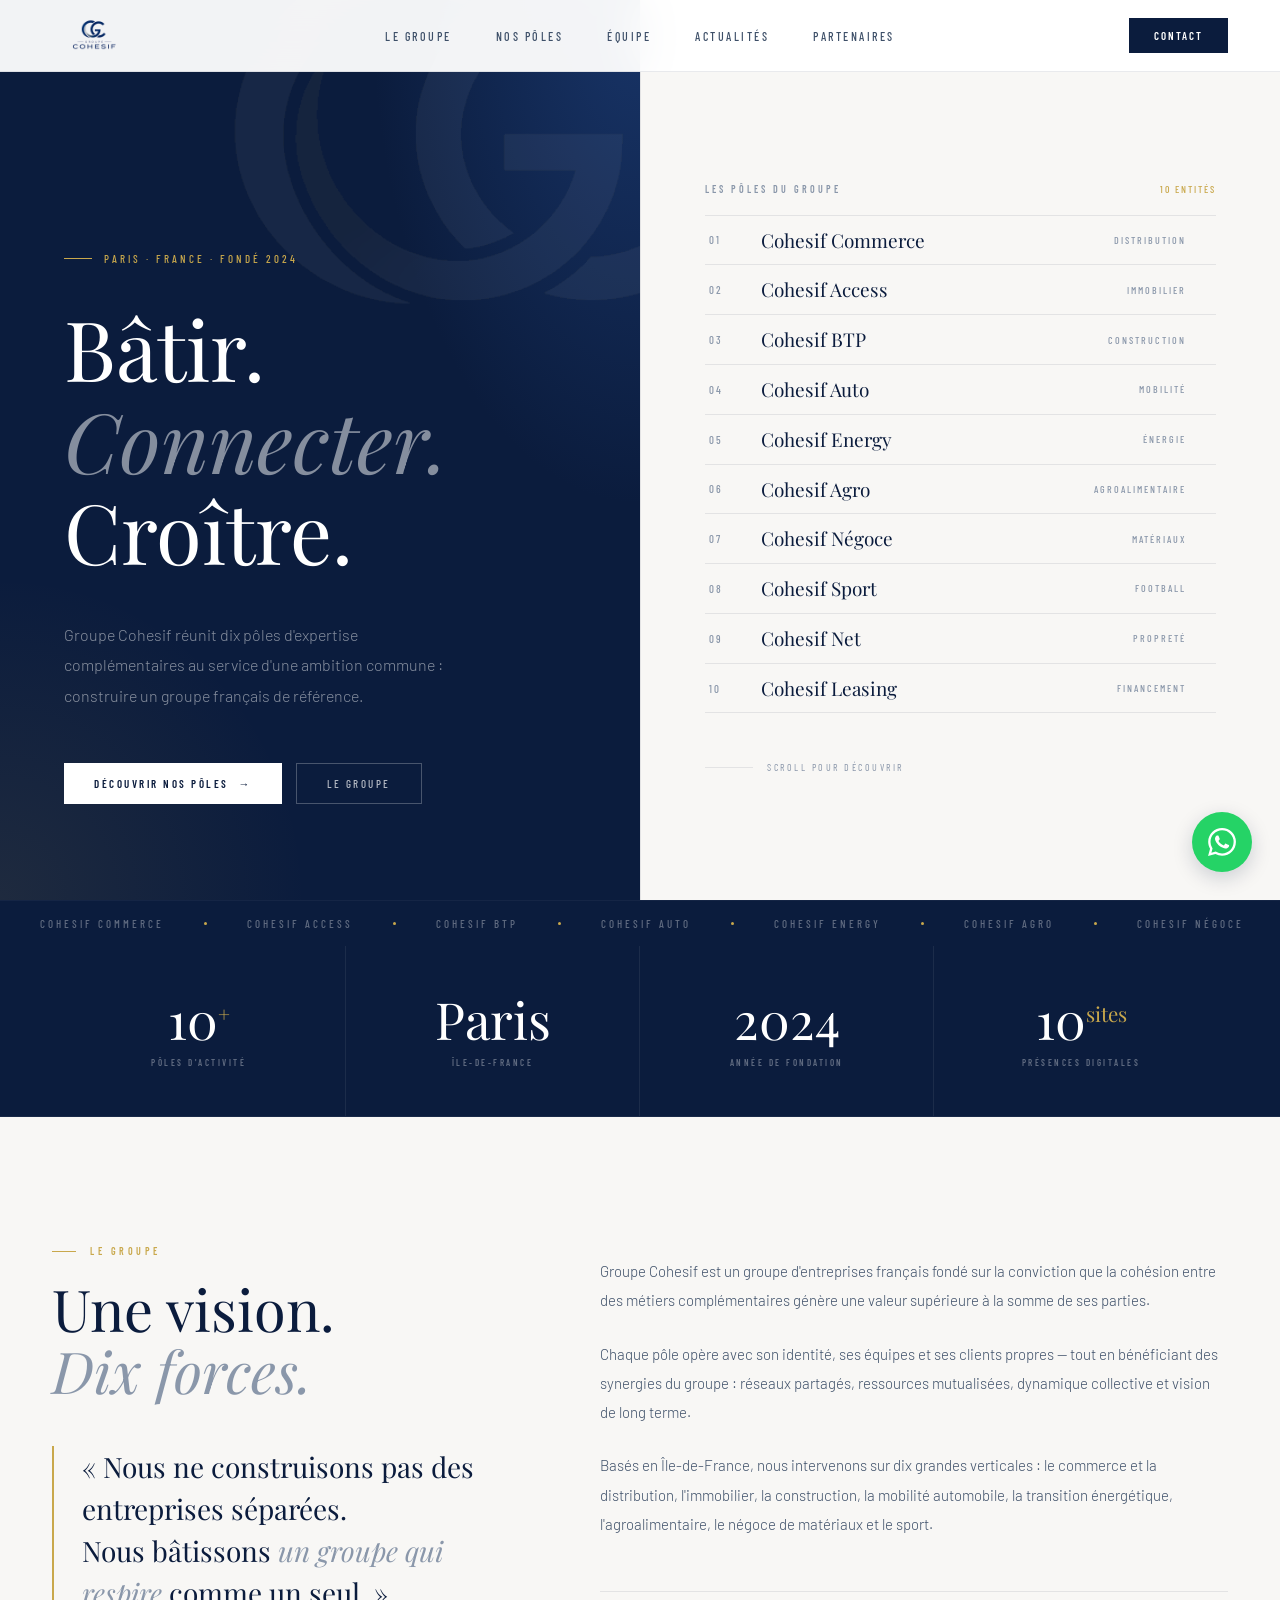
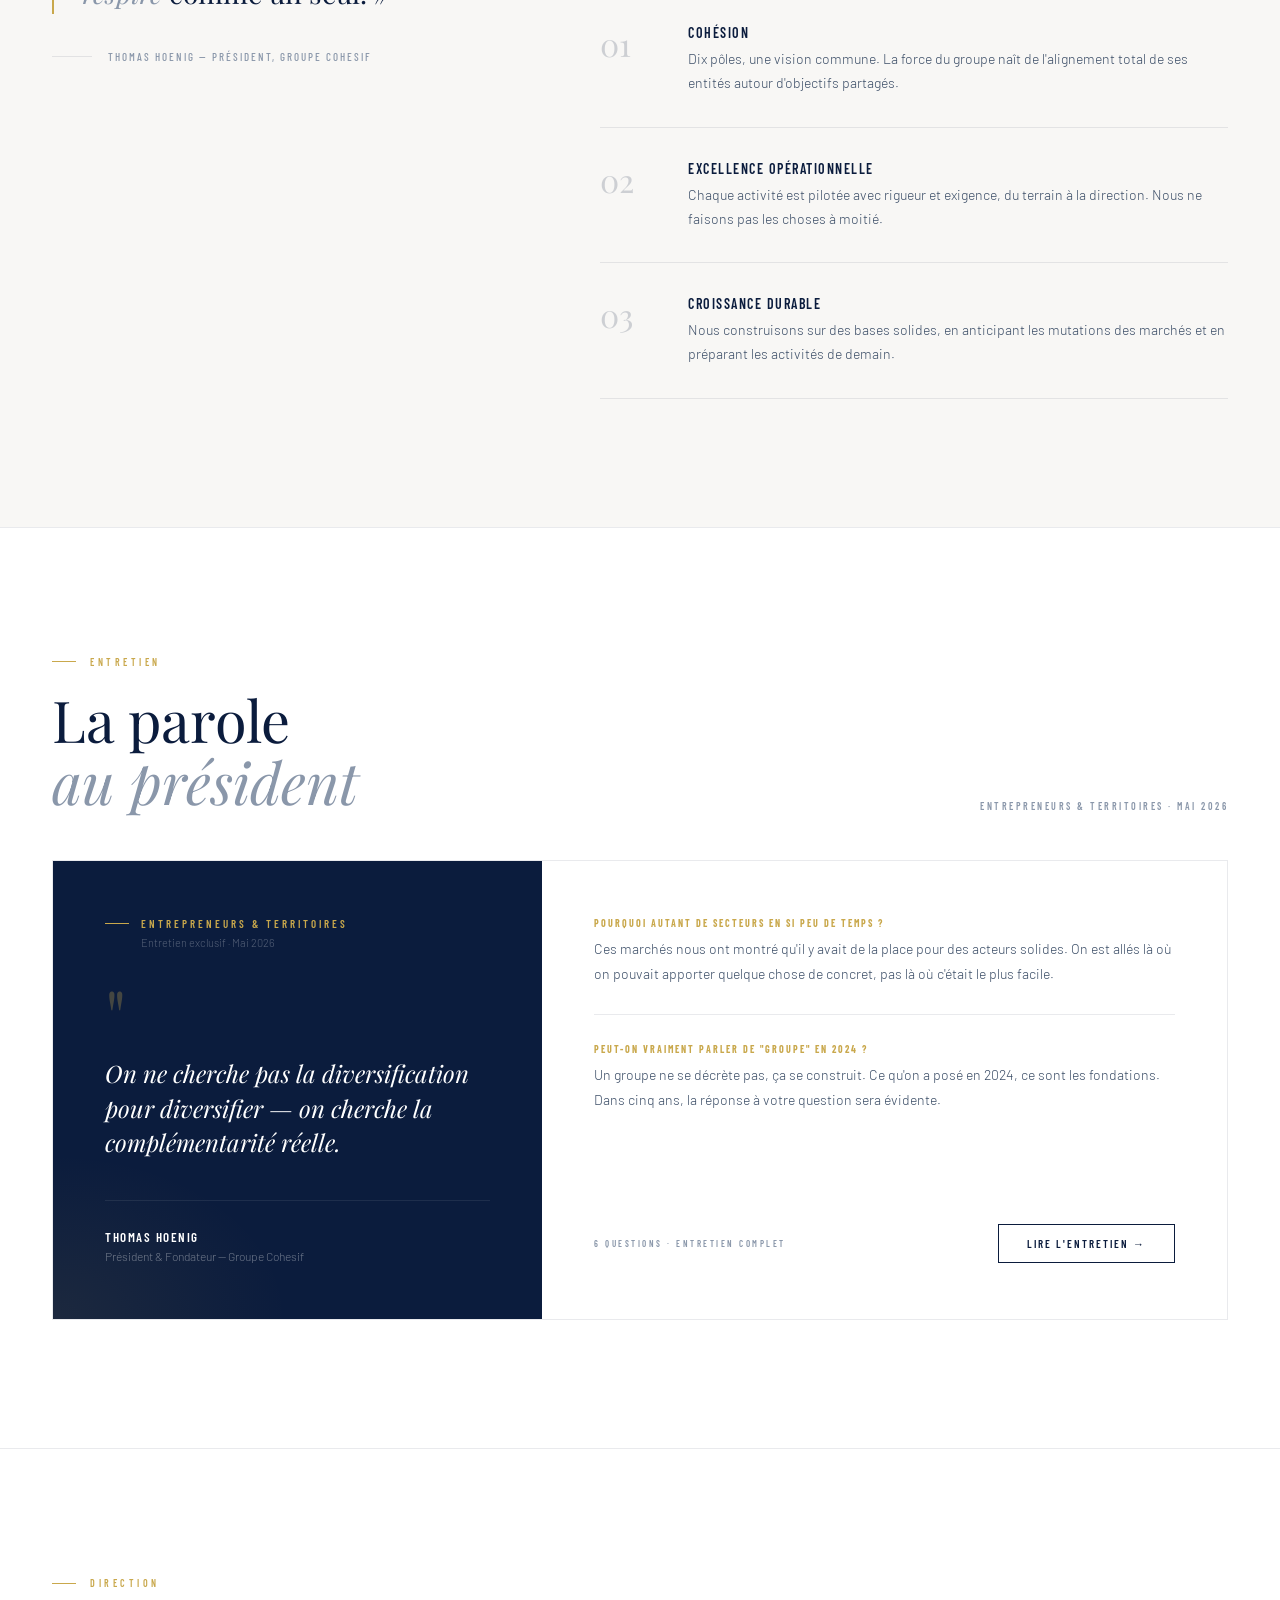
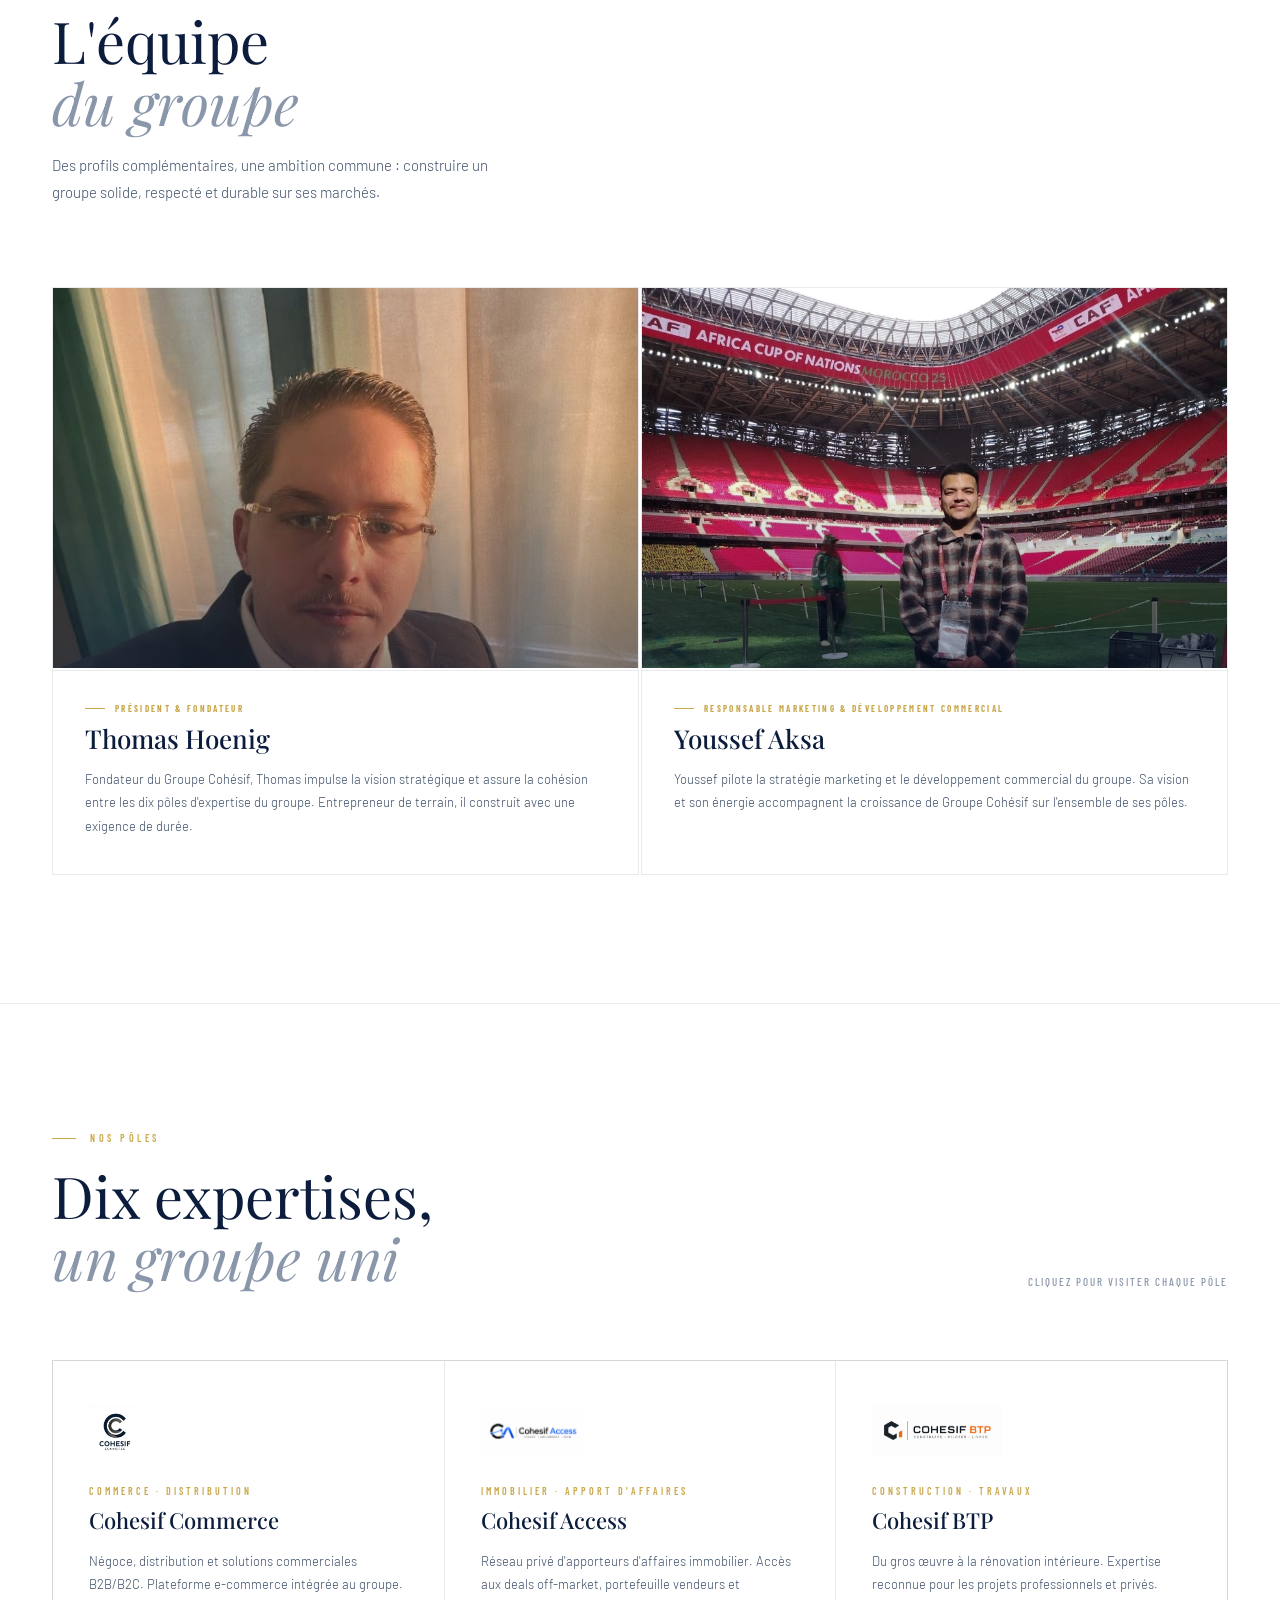
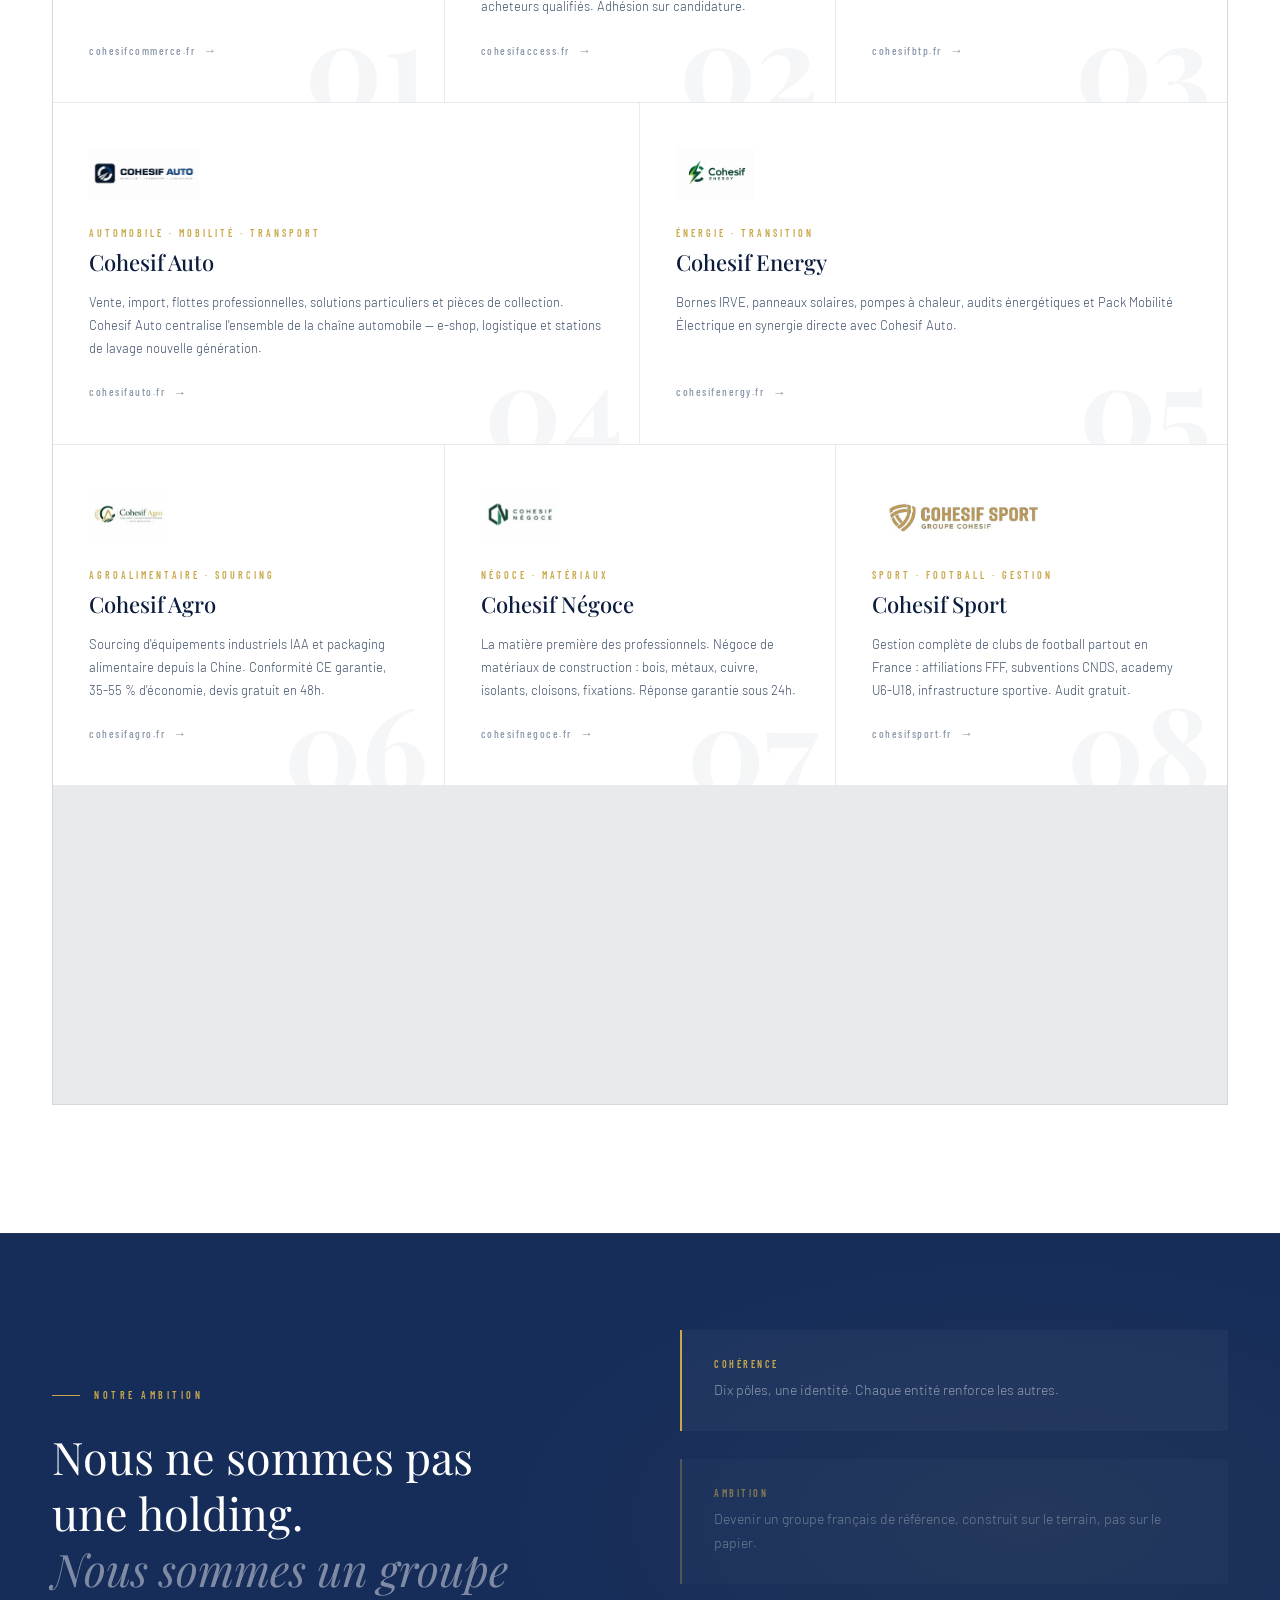
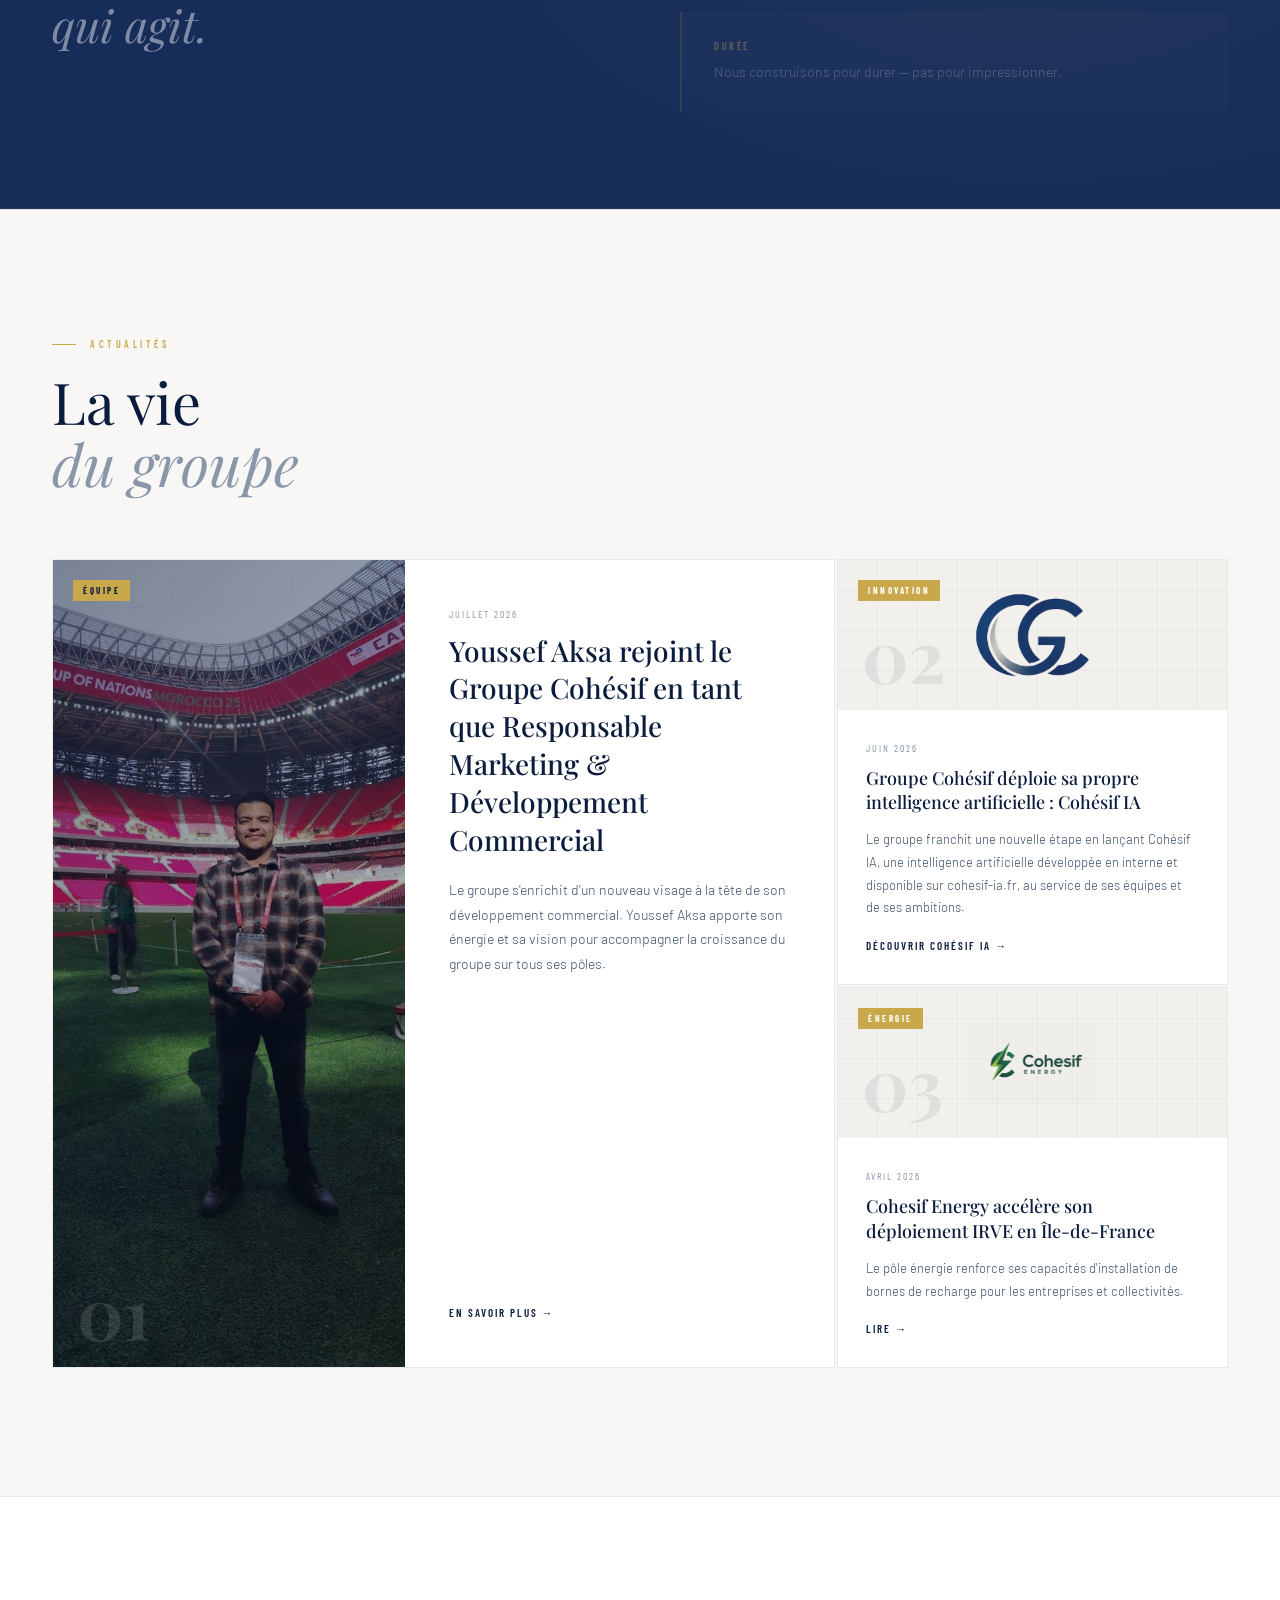
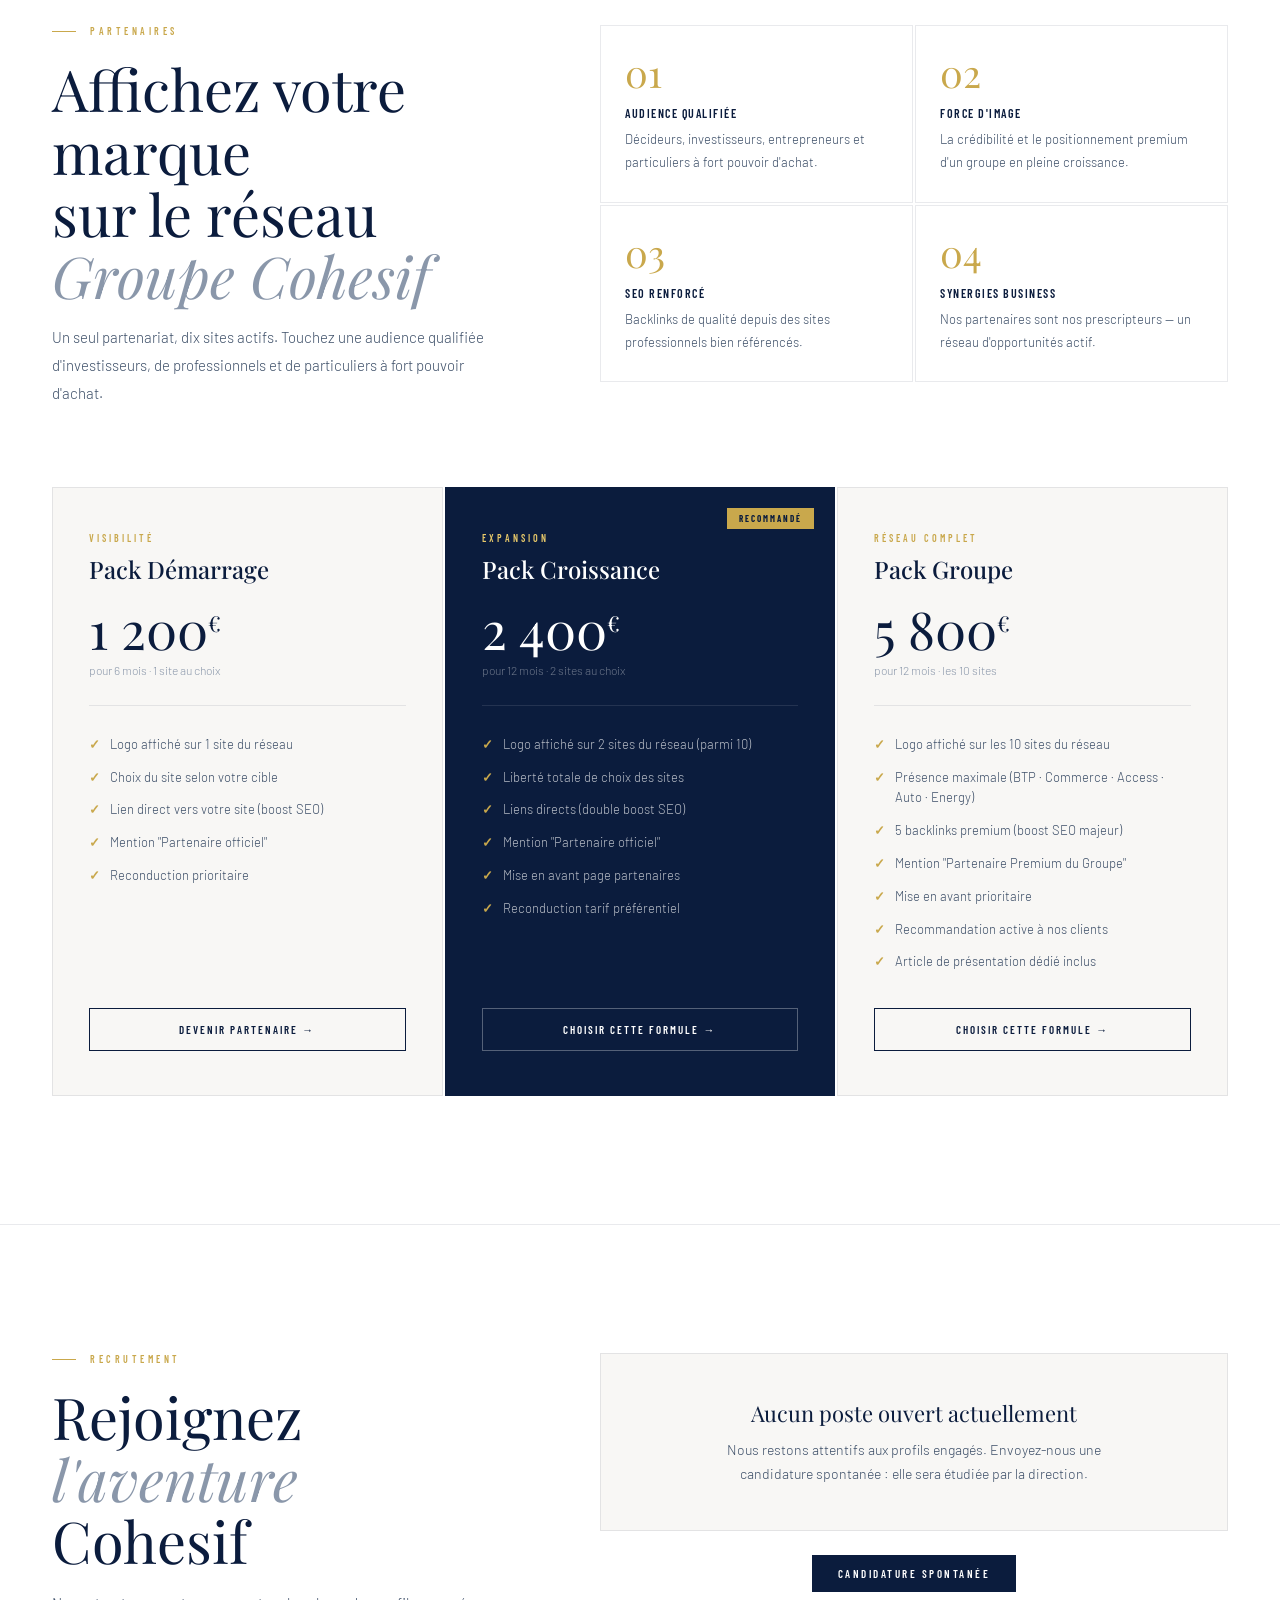
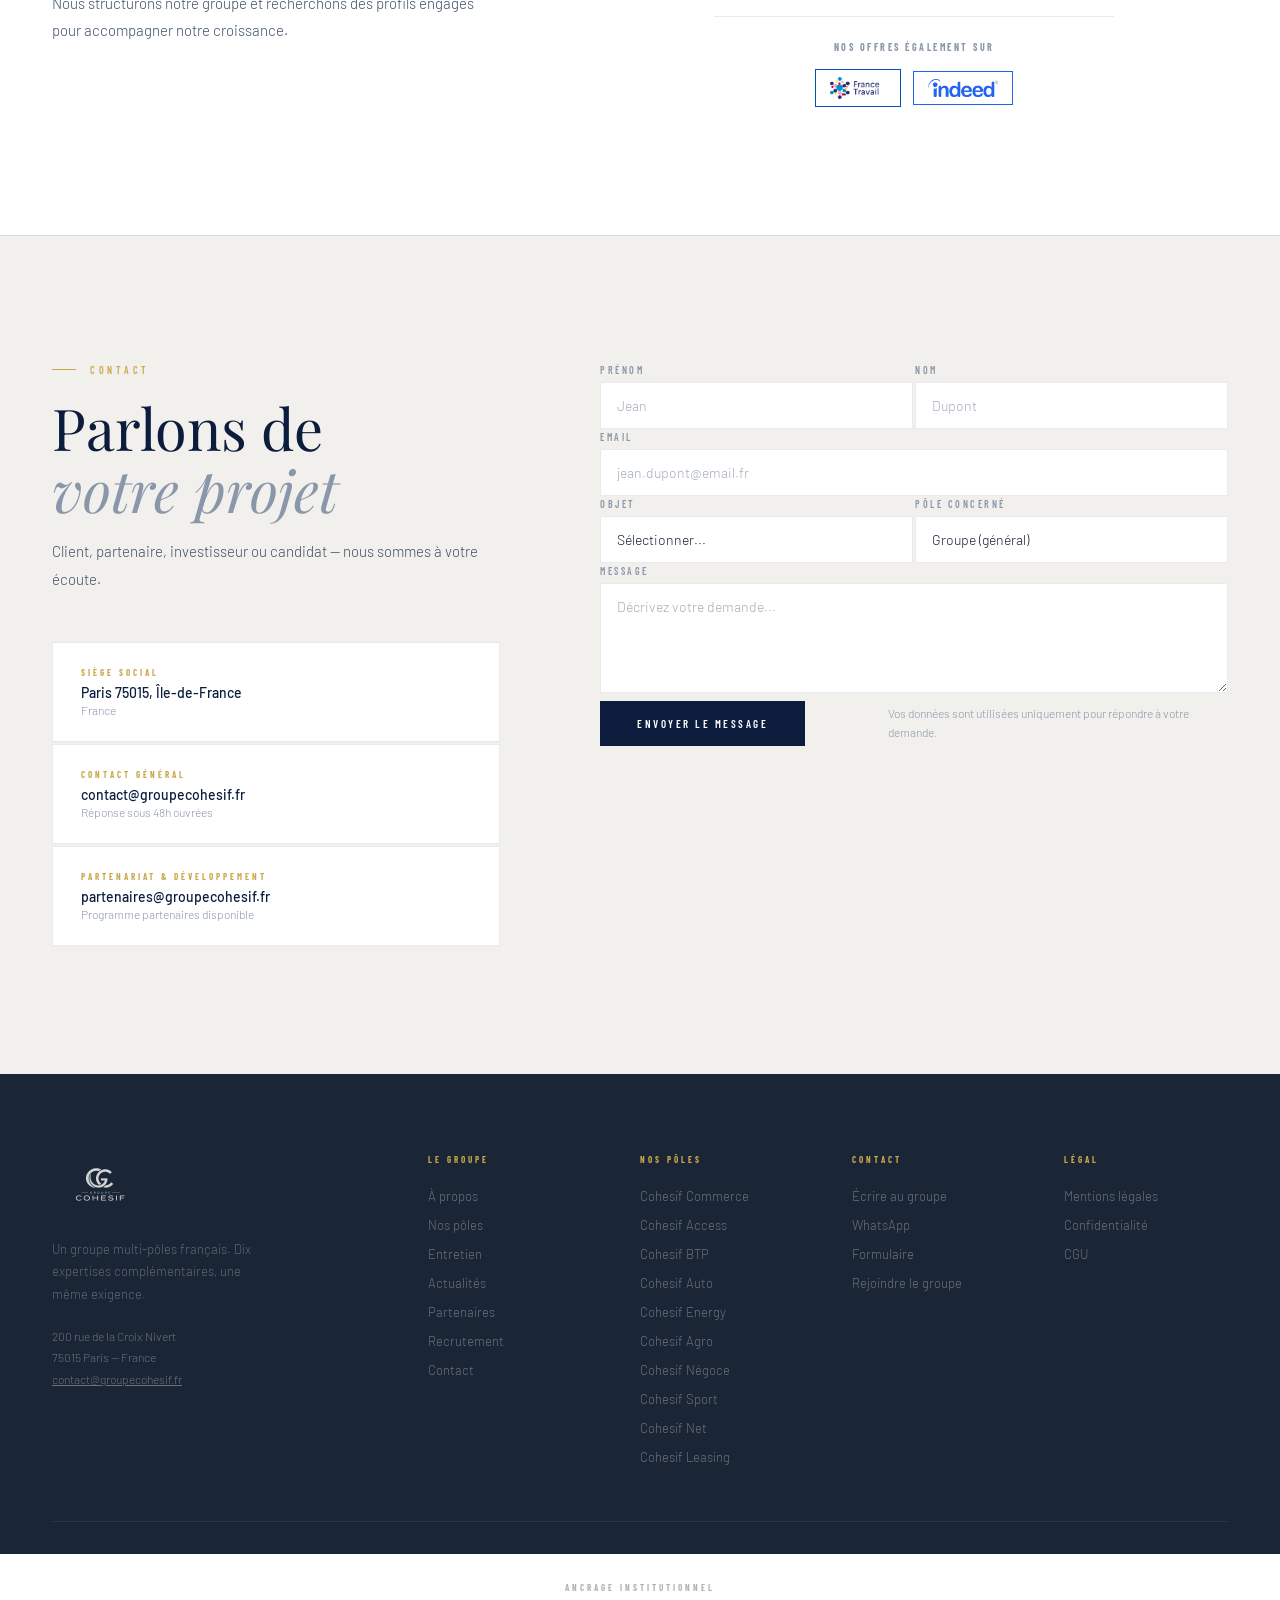
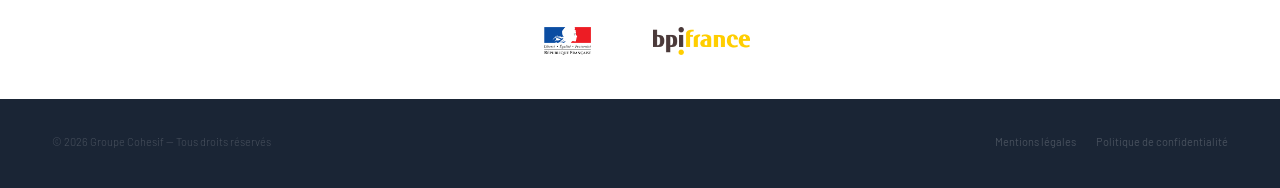
<file: index.html>
<!DOCTYPE html>
<html lang="fr">
<head>
<meta charset="UTF-8">
<meta name="viewport" content="width=device-width, initial-scale=1.0">
<title>Groupe Cohesif — Groupe multi-pôles français | Commerce, Immobilier, BTP, Auto, Énergie, Agro, Négoce, Sport</title>
<meta name="description" content="Groupe Cohesif est un groupe d'entreprises français réunissant dix pôles d'expertise : Commerce &amp; Distribution, Immobilier, BTP &amp; Construction, Automobile, Énergie, Agroalimentaire, Négoce, Sport, Nettoyage et Financement. Basé en Île-de-France, nous bâtissons, connectons et faisons croître des activités complémentaires.">
<meta name="keywords" content="Groupe Cohesif, groupe multi-pôles, holding français, commerce distribution, immobilier off-market, BTP construction rénovation, automobile vente véhicules, énergie IRVE bornes recharge, panneaux solaires, pompe à chaleur, agroalimentaire équipements, négoce matériaux construction, gestion clubs football, Île-de-France, Paris, Cohesif Commerce, Cohesif Access, Cohesif BTP, Cohesif Auto, Cohesif Energy, Cohesif Agro, Cohesif Négoce, Cohesif Sport, Thomas Hoenig">
<meta name="author" content="Groupe Cohesif">
<meta name="robots" content="index, follow, max-image-preview:large, max-snippet:-1, max-video-preview:-1">
<meta name="googlebot" content="index, follow">
<meta name="geo.region" content="FR-IDF">
<meta name="geo.placename" content="Paris">
<meta name="geo.position" content="48.840942;2.296686">
<meta name="ICBM" content="48.840942, 2.296686">
<link rel="canonical" href="https://groupecohesif.fr/">
<meta name="theme-color" content="#0b1c3d">
<meta property="og:type" content="website">
<meta property="og:url" content="https://groupecohesif.fr/">
<meta property="og:title" content="Groupe Cohesif — Groupe multi-pôles français">
<meta property="og:description" content="Dix pôles d'expertise complémentaires : Commerce, Immobilier, BTP, Automobile, Énergie, Agro, Négoce, Sport, Net et Leasing. Un groupe français qui bâtit, connecte et fait croître.">
<meta property="og:image" content="https://groupecohesif.fr/og-image.jpg">
<meta property="og:image:width" content="1200">
<meta property="og:image:height" content="630">
<meta property="og:image:alt" content="Groupe Cohesif — Bâtir. Connecter. Croître.">
<meta property="og:locale" content="fr_FR">
<meta property="og:site_name" content="Groupe Cohesif">
<meta name="twitter:card" content="summary_large_image">
<meta name="twitter:title" content="Groupe Cohesif — Groupe multi-pôles français">
<meta name="twitter:description" content="Dix pôles d'expertise complémentaires : Commerce, Immobilier, BTP, Automobile, Énergie, Agro, Négoce, Sport, Net et Leasing. Un groupe français basé en Île-de-France.">
<meta name="twitter:image" content="https://groupecohesif.fr/og-image.jpg">
<meta name="twitter:image:alt" content="Groupe Cohesif — Bâtir. Connecter. Croître.">
<link rel="icon" href="/favicon.ico?v=2" sizes="48x48">
<link rel="icon" type="image/png" sizes="32x32" href="/favicon-32x32.png?v=2">
<link rel="icon" type="image/png" sizes="16x16" href="/favicon-16x16.png?v=2">
<link rel="apple-touch-icon" sizes="180x180" href="/apple-touch-icon.png?v=2">
<link rel="manifest" href="/site.webmanifest">
<link rel="preconnect" href="https://fonts.googleapis.com">
<link rel="preconnect" href="https://fonts.gstatic.com" crossorigin>
<script type="application/ld+json">
{
  "@context": "https://schema.org",
  "@graph": [
    {
      "@type": "Organization",
      "@id": "https://groupecohesif.fr/#organization",
      "name": "Groupe Cohesif",
      "alternateName": "Groupe Cohésif",
      "url": "https://groupecohesif.fr",
      "logo": "https://groupecohesif.fr/apple-touch-icon.png",
      "description": "Groupe d'entreprises français réunissant dix pôles d'expertise complémentaires : Commerce, Immobilier, BTP, Automobile, Énergie, Agroalimentaire, Négoce, Sport, Net et Leasing.",
      "foundingDate": "2020",
      "founder": {
        "@type": "Person",
        "name": "Thomas Hoenig",
        "jobTitle": "Président"
      },
      "address": {
        "@type": "PostalAddress",
        "streetAddress": "200 rue de la Croix Nivert",
        "addressLocality": "Paris",
        "postalCode": "75015",
        "addressRegion": "Île-de-France",
        "addressCountry": "FR"
      },
      "contactPoint": {
        "@type": "ContactPoint",
        "email": "contact@groupecohesif.fr",
        "contactType": "customer service",
        "availableLanguage": "French"
      },
      "sameAs": [],
      "taxID": "889 287 462 00036",
      "numberOfEmployees": {
        "@type": "QuantitativeValue",
        "value": "20+"
      },
      "areaServed": {
        "@type": "Place",
        "name": "France"
      },
      "knowsAbout": ["Commerce", "Distribution", "Immobilier", "BTP", "Construction", "Automobile", "Énergie", "IRVE", "Bornes de recharge", "Panneaux solaires", "Agroalimentaire", "Sourcing équipements", "Négoce matériaux", "Sport", "Gestion clubs football"]
    },
    {
      "@type": "WebSite",
      "@id": "https://groupecohesif.fr/#website",
      "url": "https://groupecohesif.fr",
      "name": "Groupe Cohesif",
      "description": "Site officiel du Groupe Cohesif — Groupe multi-pôles français",
      "publisher": {
        "@id": "https://groupecohesif.fr/#organization"
      },
      "inLanguage": "fr-FR"
    },
    {
      "@type": "WebPage",
      "@id": "https://groupecohesif.fr/#webpage",
      "url": "https://groupecohesif.fr",
      "name": "Groupe Cohesif — Groupe multi-pôles français | Commerce, Immobilier, BTP, Auto, Énergie, Agro, Négoce, Sport",
      "description": "Groupe Cohesif est un groupe d'entreprises français réunissant dix pôles d'expertise : Commerce, Immobilier, BTP, Automobile, Énergie, Agroalimentaire, Négoce, Sport, Net et Leasing.",
      "isPartOf": {
        "@id": "https://groupecohesif.fr/#website"
      },
      "about": {
        "@id": "https://groupecohesif.fr/#organization"
      },
      "inLanguage": "fr-FR"
    },
    {
      "@type": "ItemList",
      "name": "Pôles d'expertise du Groupe Cohesif",
      "description": "Les dix pôles d'activité du Groupe Cohesif",
      "numberOfItems": 10,
      "itemListElement": [
        {
          "@type": "ListItem",
          "position": 1,
          "name": "Cohesif Commerce",
          "description": "Trade, distribution et e-commerce B2B/B2C",
          "url": "https://cohesifcommerce.fr"
        },
        {
          "@type": "ListItem",
          "position": 2,
          "name": "Cohesif Access",
          "description": "Réseau immobilier privé et opportunités off-market",
          "url": "https://cohesifaccess.fr"
        },
        {
          "@type": "ListItem",
          "position": 3,
          "name": "Cohesif BTP",
          "description": "Construction, rénovation et travaux publics",
          "url": "https://cohesifbtp.fr"
        },
        {
          "@type": "ListItem",
          "position": 4,
          "name": "Cohesif Auto",
          "description": "Vente de véhicules, gestion de flottes et pièces de collection",
          "url": "https://cohesifauto.fr"
        },
        {
          "@type": "ListItem",
          "position": 5,
          "name": "Cohesif Energy",
          "description": "Bornes de recharge IRVE, panneaux solaires, pompes à chaleur et audits énergétiques",
          "url": "https://cohesifenergy.fr"
        },
        {
          "@type": "ListItem",
          "position": 6,
          "name": "Cohesif Agro",
          "description": "Sourcing d'équipements industriels IAA et packaging alimentaire depuis la Chine avec conformité CE",
          "url": "https://cohesifagro.fr"
        },
        {
          "@type": "ListItem",
          "position": 7,
          "name": "Cohesif Négoce",
          "description": "Négoce de matériaux de construction pour professionnels et particuliers : bois, métaux, isolants",
          "url": "https://cohesifnegoce.fr"
        },
        {
          "@type": "ListItem",
          "position": 8,
          "name": "Cohesif Sport",
          "description": "Gestion de clubs de football : affiliations FFF, subventions, academy U6-U18, infrastructure sportive",
          "url": "https://cohesifsport.fr"
        },
        {
          "@type": "ListItem",
          "position": 9,
          "name": "Cohesif Net",
          "description": "Nettoyage professionnel de canapés, matelas, vitres et locaux commerciaux",
          "url": "https://cohesifnet.fr"
        },
        {
          "@type": "ListItem",
          "position": 10,
          "name": "Cohesif Leasing",
          "description": "Financement d'équipements et matériaux en leasing pour professionnels",
          "url": "https://cohesifleasing.fr"
        }
      ]
    },
    {
      "@type": "BreadcrumbList",
      "itemListElement": [
        {
          "@type": "ListItem",
          "position": 1,
          "name": "Accueil",
          "item": "https://groupecohesif.fr/"
        }
      ]
    }
  ]
}
</script>
<link href="https://fonts.googleapis.com/css2?family=Playfair+Display:ital,wght@0,400;0,500;0,700;1,400;1,500&family=Barlow:wght@300;400;500;600&family=Barlow+Condensed:wght@300;400;500;600;700&display=swap" rel="stylesheet">
<style>
:root {
  --white: #ffffff;
  --off: #f8f7f5;
  --paper: #f2f0ec;
  --navy: #0b1c3d;
  --navy2: #162d5a;
  --navy3: #1e3f7a;
  --gold: #c9a84c;
  --gold2: #e8c96a;
  --slate: #8a97aa;
  --ink: #1a2535;
  --ink2: #3d4f68;
  --line: rgba(11,28,61,.09);
  --line2: rgba(11,28,61,.04);
}

*, *::before, *::after { margin:0; padding:0; box-sizing:border-box; }
html { scroll-behavior:smooth; font-size:16px; }

body {
  font-family:'Barlow', sans-serif;
  background:var(--white);
  color:var(--ink);
  overflow-x:hidden;
  
}

/* ─── CURSOR ─── */
#cursor {
  position:fixed;
  width:10px; height:10px;
  background:var(--navy);
  border-radius:50%;
  pointer-events:none;
  z-index:9999;
  transform:translate(-50%,-50%);
  transition:transform .1s, width .3s, height .3s, background .3s;
  mix-blend-mode:multiply;
}
#cursor-ring {
  position:fixed;
  width:36px; height:36px;
  border:1px solid var(--navy);
  border-radius:50%;
  pointer-events:none;
  z-index:9998;
  transform:translate(-50%,-50%);
  transition:transform .18s ease, width .3s, height .3s, opacity .3s;
  opacity:.35;
}
body:hover #cursor { opacity:1; }

/* ─── NAV ─── */
nav {
  position:fixed; top:0; left:0; right:0;
  z-index:500;
  height:72px;
  display:flex; align-items:center; justify-content:space-between;
  padding:0 52px;
  background:rgba(255,255,255,.95);
  backdrop-filter:blur(24px);
  border-bottom:1px solid var(--line);
  transition:height .4s, box-shadow .4s;
}
nav.compact { height:58px; box-shadow:0 2px 40px rgba(11,28,61,.06); }

.nav-logo {
  display:flex; align-items:center; gap:0;
  text-decoration:none;
}
.nav-logo img {
  height:56px; width:auto;
}

.nav-center {
  position:absolute; left:50%; transform:translateX(-50%);
  display:flex; align-items:center; gap:44px;
}
.nav-center a {
  font-family:'Barlow Condensed', sans-serif;
  font-size:12px; font-weight:500;
  letter-spacing:2.5px; text-transform:uppercase;
  color:var(--ink2); text-decoration:none;
  transition:color .2s;
  position:relative;
}
.nav-center a::after {
  content:''; position:absolute;
  bottom:-3px; left:0; right:0; height:1px;
  background:var(--navy);
  transform:scaleX(0); transform-origin:left;
  transition:transform .3s ease;
}
.nav-center a:hover { color:var(--navy); }
.nav-center a:hover::after { transform:scaleX(1); }

.nav-right {
  display:flex; align-items:center; gap:20px;
}
.nav-btn {
  font-family:'Barlow Condensed', sans-serif;
  font-size:11px; font-weight:600;
  letter-spacing:2px; text-transform:uppercase;
  color:var(--white); background:var(--navy);
  padding:10px 24px;
  text-decoration:none;
  border:1px solid var(--navy);
  transition:background .25s, color .25s;
}
.nav-btn:hover { background:transparent; color:var(--navy); }

.burger {
  display:none; flex-direction:column; gap:6px;
  cursor:pointer; padding:4px;
}
.burger span { width:22px; height:1px; background:var(--navy); display:block; transition:.3s; }

/* ─── HERO ─── */
.hero {
  min-height:100vh;
  display:grid;
  grid-template-columns:1fr 1fr;
  position:relative;
  overflow:hidden;
}

.hero-left {
  background:var(--navy);
  display:flex; flex-direction:column;
  justify-content:flex-end;
  padding:140px 64px 96px;
  position:relative;
  overflow:hidden;
}
.hero-left::before {
  content:'';
  position:absolute; inset:0;
  background:
    radial-gradient(ellipse 80% 60% at 0% 100%, rgba(201,168,76,.10) 0%, transparent 60%),
    radial-gradient(ellipse 60% 80% at 100% 0%, rgba(30,63,122,.7) 0%, transparent 70%);
}

/* Large decorative letter */
.hero-deco-letter {
  position:absolute;
  top:-40px; right:-20px;
  font-family:'Playfair Display', serif;
  font-size:320px; font-weight:700;
  line-height:1;
  color:rgba(255,255,255,.04);
  pointer-events:none;
  user-select:none;
  letter-spacing:-10px;
}

.hero-left-content { position:relative; z-index:2; }

.hero-tag {
  display:inline-flex; align-items:center; gap:12px;
  margin-bottom:40px;
}
.hero-tag-line { width:28px; height:1px; background:var(--gold); }
.hero-tag span {
  font-family:'Barlow Condensed', sans-serif;
  font-size:11px; font-weight:500;
  letter-spacing:3px; text-transform:uppercase;
  color:var(--gold);
}

.hero-h1 {
  font-family:'Playfair Display', serif;
  font-size:clamp(52px, 6.5vw, 96px);
  font-weight:400; line-height:1.04;
  color:var(--white);
  margin-bottom:40px;
}
.hero-h1 em {
  font-style:italic;
  color:rgba(255,255,255,.5);
}

.hero-p {
  font-size:16px; font-weight:300;
  line-height:1.9; color:rgba(255,255,255,.5);
  max-width:400px; margin-bottom:52px;
}

.hero-ctas { display:flex; gap:14px; flex-wrap:wrap; }
.cta-white {
  font-family:'Barlow Condensed', sans-serif;
  font-size:11px; font-weight:600; letter-spacing:2.5px;
  text-transform:uppercase; text-decoration:none;
  padding:13px 30px;
  background:var(--white); color:var(--navy);
  transition:.25s;
}
.cta-white:hover { background:var(--off); }
.cta-outline {
  font-family:'Barlow Condensed', sans-serif;
  font-size:11px; font-weight:500; letter-spacing:2.5px;
  text-transform:uppercase; text-decoration:none;
  padding:13px 30px;
  border:1px solid rgba(255,255,255,.25); color:rgba(255,255,255,.7);
  transition:.25s;
}
.cta-outline:hover { border-color:rgba(255,255,255,.7); color:var(--white); }

.hero-right {
  background:var(--off);
  display:flex; flex-direction:column;
  justify-content:flex-end;
  padding:120px 64px 80px;
  position:relative;
  border-left:1px solid var(--line);
}



.hero-stats-label {
  font-family:'Barlow Condensed', sans-serif;
  font-size:10px; font-weight:600;
  letter-spacing:3px; text-transform:uppercase;
  color:var(--slate); margin-bottom:36px;
}

.hero-stats {
  display:grid; grid-template-columns:1fr 1fr;
  gap:2px;
  margin-bottom:52px;
}
.hero-stat {
  background:var(--white);
  padding:28px 24px;
  border:1px solid var(--line);
}
.hero-stat-n {
  font-family:'Playfair Display', serif;
  font-size:42px; font-weight:500;
  color:var(--navy); line-height:1;
  margin-bottom:6px;
}
.hero-stat-n sup { font-size:18px; color:var(--gold); vertical-align:super; }
.hero-stat-l {
  font-family:'Barlow Condensed', sans-serif;
  font-size:10px; font-weight:500;
  letter-spacing:2px; text-transform:uppercase;
  color:var(--slate);
}

.hero-scroll-hint {
  display:flex; align-items:center; gap:14px;
}
.hero-scroll-hint span {
  font-family:'Barlow Condensed', sans-serif;
  font-size:10px; letter-spacing:2.5px;
  text-transform:uppercase; color:var(--slate);
}
.scroll-track {
  width:48px; height:1px;
  background:var(--line); position:relative; overflow:hidden;
}
.scroll-track::after {
  content:''; position:absolute; top:0; left:-100%; width:100%; height:100%;
  background:var(--navy);
  animation:trackMove 2s 1s ease-in-out infinite;
}
@keyframes trackMove { 0%{left:-100%} 50%{left:100%} 100%{left:100%} }

/* ─── MARQUEE ─── */
.marquee-strip {
  background:var(--navy);
  padding:16px 0;
  overflow:hidden;
  border-top:1px solid rgba(255,255,255,.04);
}
.marquee-inner {
  display:flex; gap:0;
  animation:marqueeScroll 22s linear infinite;
  width:max-content;
}
.marquee-item {
  display:flex; align-items:center; gap:40px;
  padding:0 40px;
  white-space:nowrap;
}
.marquee-item span {
  font-family:'Barlow Condensed', sans-serif;
  font-size:11px; font-weight:500;
  letter-spacing:3px; text-transform:uppercase;
  color:rgba(255,255,255,.35);
}
.marquee-dot {
  width:3px; height:3px; border-radius:50%;
  background:var(--gold); flex-shrink:0;
}
@keyframes marqueeScroll { from{transform:translateX(0)} to{transform:translateX(-50%)} }

/* ─── SECTION COMMONS ─── */
.s-pad { padding:128px 52px; }
.max { max-width:1280px; margin:0 auto; }

.s-eyebrow {
  display:flex; align-items:center; gap:14px;
  margin-bottom:20px;
}
.s-eyebrow-line { width:24px; height:1px; background:var(--gold); flex-shrink:0; }
.s-eyebrow span {
  font-family:'Barlow Condensed', sans-serif;
  font-size:10px; font-weight:600;
  letter-spacing:3.5px; text-transform:uppercase;
  color:var(--gold);
}

.s-title {
  font-family:'Playfair Display', serif;
  font-size:clamp(36px,4.5vw,64px);
  font-weight:400; line-height:1.08;
  color:var(--navy);
}
.s-title em { font-style:italic; color:var(--slate); }

.s-sub {
  font-size:15px; font-weight:300;
  line-height:1.85; color:var(--ink2);
  max-width:500px; margin-top:18px;
}

/* ─── ABOUT ─── */
#about { background:var(--off); }

.about-layout {
  display:grid;
  grid-template-columns:5fr 7fr;
  gap:100px;
  align-items:start;
}

.about-left { position:sticky; top:100px; }

.about-manifesto {
  margin-top:44px;
}
.about-manifesto-text {
  font-family:'Playfair Display', serif;
  font-size:clamp(20px,2.2vw,28px);
  font-weight:400; line-height:1.5;
  color:var(--navy);
  border-left:2px solid var(--gold);
  padding-left:28px;
  margin-bottom:36px;
}
.about-manifesto-text em { font-style:italic; color:var(--slate); }

.about-sign {
  display:flex; align-items:center; gap:16px;
}
.about-sign-line { width:40px; height:1px; background:var(--line); }
.about-sign span {
  font-family:'Barlow Condensed', sans-serif;
  font-size:11px; font-weight:500;
  letter-spacing:2px; text-transform:uppercase;
  color:var(--slate);
}

.about-right { padding-top:12px; }

.about-body p {
  font-size:15px; font-weight:300;
  line-height:1.95; color:var(--ink2);
  margin-bottom:24px;
}

.about-pillars {
  margin-top:52px;
  display:flex; flex-direction:column; gap:0;
  border-top:1px solid var(--line);
}
.pillar {
  display:grid; grid-template-columns:60px 1fr;
  gap:28px; align-items:start;
  padding:32px 0;
  border-bottom:1px solid var(--line);
  transition:background .2s;
}
.pillar:hover { background:var(--off); margin:0 -20px; padding:32px 20px; }
.pillar-n {
  font-family:'Playfair Display', serif;
  font-size:32px; font-weight:400;
  color:var(--line);
  line-height:1; padding-top:4px;
}
.pillar-content strong {
  display:block;
  font-family:'Barlow Condensed', sans-serif;
  font-size:14px; font-weight:600;
  letter-spacing:1.5px; text-transform:uppercase;
  color:var(--navy); margin-bottom:6px;
}
.pillar-content p {
  font-size:14px; font-weight:300;
  line-height:1.7; color:var(--ink2);
  margin:0;
}

/* ─── POLES ─── */
#poles { background:var(--white); border-top:1px solid var(--line); }

.poles-header {
  display:flex; justify-content:space-between;
  align-items:flex-end; margin-bottom:72px;
  flex-wrap:wrap; gap:24px;
}
.poles-header-right {
  font-family:'Barlow Condensed', sans-serif;
  font-size:11px; font-weight:500;
  letter-spacing:2px; text-transform:uppercase;
  color:var(--slate);
}

/* Poles: big editorial grid */
.poles-grid {
  display:grid;
  grid-template-columns:repeat(12, 1fr);
  grid-template-rows:auto;
  gap:2px;
}

.pole {
  background:var(--white);
  text-decoration:none; color:inherit;
  display:flex; flex-direction:column;
  padding:44px 36px;
  position:relative; overflow:hidden;
  transition:background .3s;
  border:1px solid transparent;
  min-height:260px;
}
.pole::before {
  content:''; position:absolute;
  bottom:0; left:0; width:100%; height:2px;
  background:var(--navy);
  transform:scaleX(0); transform-origin:left;
  transition:transform .4s ease;
}
.pole:hover { background:var(--navy); border-color:transparent; }
.pole:hover::before { transform:scaleX(1); }
.pole:hover .pole-name,
.pole:hover .pole-desc,
.pole:hover .pole-url { color:rgba(255,255,255,.9); }
.pole:hover .pole-tag { color:var(--gold); }

/* Grid positions */
.pole-1 { grid-column:1/5; }
.pole-2 { grid-column:5/9; }
.pole-3 { grid-column:9/13; }
.pole-4 { grid-column:1/7; }
.pole-5 { grid-column:7/13; }
.pole-6 { grid-column:1/5; }
.pole-7 { grid-column:5/9; }
.pole-8 { grid-column:9/13; }
.pole-9 { grid-column:1/7; }
.pole-10 { grid-column:7/13; }

.pole-icon-wrap {
  width:auto; height:52px;
  background:transparent;
  display:flex; align-items:center; justify-content:flex-start;
  margin-bottom:28px;
}
.pole-icon-wrap img {
  height:52px; width:auto;
  max-width:180px;
  object-fit:contain;
  filter:none;
  transition:opacity .3s;
}
.pole:hover .pole-icon-wrap img { opacity:.85; }
.pole-tag {
  font-family:'Barlow Condensed', sans-serif;
  font-size:10px; font-weight:600;
  letter-spacing:3px; text-transform:uppercase;
  color:var(--gold); margin-bottom:10px;
  transition:color .3s;
}
.pole-name {
  font-family:'Playfair Display', serif;
  font-size:22px; font-weight:500;
  color:var(--navy); line-height:1.2;
  margin-bottom:16px;
  transition:color .3s;
}
.pole-desc {
  font-size:13px; font-weight:300;
  line-height:1.75; color:var(--ink2);
  flex:1; transition:color .3s;
}
.pole-url {
  margin-top:24px;
  font-family:'Barlow Condensed', sans-serif;
  font-size:11px; font-weight:500;
  letter-spacing:1.5px;
  color:var(--slate);
  display:flex; align-items:center; gap:8px;
  transition:color .3s;
}
.pole-url::after { content:''; font-size:13px; }

/* Large background number */
.pole-bg-n {
  position:absolute; bottom:-20px; right:16px;
  font-family:'Playfair Display', serif;
  font-size:120px; font-weight:700; line-height:1;
  color:rgba(11,28,61,.04);
  pointer-events:none; user-select:none;
  transition:color .3s;
}
.pole:hover .pole-bg-n { color:rgba(255,255,255,.04); }

/* ─── NEWS ─── */
#news { background:var(--off); border-top:1px solid var(--line); }

.news-layout {
  display:grid;
  grid-template-columns:1fr 1fr 1fr;
  gap:2px;
}

.news-card {
  text-decoration:none; color:inherit;
  display:flex; flex-direction:column;
  border:1px solid var(--line);
  transition:box-shadow .3s, transform .3s;
  background:var(--white);
}
.news-card:hover { box-shadow:0 12px 60px rgba(11,28,61,.08); transform:translateY(-4px); }

.news-card.lead { grid-column:span 2; flex-direction:row; }

.news-visual {
  background:var(--paper);
  position:relative; overflow:hidden;
  flex-shrink:0;
}
.news-card:not(.lead) .news-visual { height:200px; }
.news-card.lead .news-visual { width:45%; }

.news-visual-pattern {
  position:absolute; inset:0;
  background-image:
    repeating-linear-gradient(0deg, transparent, transparent 39px, rgba(11,28,61,.04) 39px, rgba(11,28,61,.04) 40px),
    repeating-linear-gradient(90deg, transparent, transparent 39px, rgba(11,28,61,.04) 39px, rgba(11,28,61,.04) 40px);
}
.news-visual-num {
  position:absolute; bottom:20px; left:24px;
  font-family:'Playfair Display', serif;
  font-size:72px; font-weight:700;
  color:rgba(11,28,61,.08); line-height:1;
}
.news-cat {
  position:absolute; top:20px; left:20px;
  font-family:'Barlow Condensed', sans-serif;
  font-size:9px; font-weight:700;
  letter-spacing:2.5px; text-transform:uppercase;
  color:var(--white); background:var(--gold);
  padding:5px 10px;
}

.news-body {
  padding:32px 28px;
  display:flex; flex-direction:column;
  flex:1;
}
.news-date {
  font-family:'Barlow Condensed', sans-serif;
  font-size:10px; letter-spacing:2px;
  text-transform:uppercase; color:var(--slate);
  margin-bottom:12px;
}
.news-title {
  font-family:'Playfair Display', serif;
  font-size:18px; font-weight:500;
  line-height:1.35; color:var(--navy);
  margin-bottom:14px; flex:1;
}
.news-card.lead .news-title { font-size:24px; }
.news-excerpt {
  font-size:13px; font-weight:300;
  line-height:1.75; color:var(--ink2);
  margin-bottom:20px;
}
.news-cta {
  font-family:'Barlow Condensed', sans-serif;
  font-size:11px; font-weight:600;
  letter-spacing:2px; text-transform:uppercase;
  color:var(--navy);
  display:inline-flex; align-items:center; gap:8px;
  margin-top:auto;
  transition:gap .2s;
}
.news-card:hover .news-cta { gap:14px; }

/* ─── RECRUTEMENT ─── */
#recrutement { background:var(--white); position:relative; overflow:hidden; border-top:1px solid var(--line); }

.recru-deco { display:none; }

.recru-layout {
  position:relative; z-index:2;
  display:grid; grid-template-columns:5fr 7fr;
  gap:100px; align-items:start;
}
.recru-left .s-eyebrow-line { background:var(--gold); }
.recru-left .s-eyebrow span { color:var(--gold); }
.recru-left .s-title { color:var(--navy); }
.recru-left .s-sub { color:var(--ink2); }

.recru-promise {
  margin-top:48px;
  padding:28px 32px;
  border:1px solid var(--line);
  background:var(--white);
}
.recru-promise p {
  font-size:14px; font-weight:300;
  line-height:1.8; color:var(--ink2);
  margin-bottom:20px;
}
.cta-gold {
  font-family:'Barlow Condensed', sans-serif;
  font-size:11px; font-weight:600;
  letter-spacing:2.5px; text-transform:uppercase;
  text-decoration:none;
  padding:12px 26px;
  background:var(--navy); color:var(--white);
  display:inline-block;
  transition:background .25s;
}
.cta-gold:hover { background:var(--navy2); color:var(--white); }

.jobs { display:flex; flex-direction:column; gap:2px; }

.job {
  display:grid; grid-template-columns:1fr auto auto auto;
  align-items:center; gap:20px;
  padding:22px 28px;
  background:var(--white);
  border:1px solid var(--line);
  text-decoration:none; color:inherit;
  transition:background .25s, border-color .25s;
}
.job:hover { background:var(--paper); border-color:var(--navy); }
.job-title {
  font-size:14px; font-weight:400; color:var(--navy);
  margin-bottom:4px;
}
.job-loc {
  font-family:'Barlow Condensed', sans-serif;
  font-size:11px; letter-spacing:1px;
  color:var(--slate);
}
.job-pole-tag {
  font-family:'Barlow Condensed', sans-serif;
  font-size:9px; font-weight:700;
  letter-spacing:2px; text-transform:uppercase;
  color:var(--gold);
  padding:5px 10px;
  border:1px solid rgba(201,168,76,.35);
  white-space:nowrap;
}
.job-arr {
  color:var(--slate);
  font-size:16px;
  transition:color .2s, transform .2s;
}
.job:hover .job-arr { color:var(--navy); transform:translateX(4px); }
.job-status {
  font-family:'Barlow Condensed', sans-serif;
  font-size:9px; font-weight:700;
  letter-spacing:1.5px; text-transform:uppercase;
  color:#e67e22;
  padding:5px 10px;
  border:1px solid rgba(230,126,34,.35);
  background:rgba(230,126,34,.06);
  white-space:nowrap;
  animation:pulse-status 2s ease-in-out infinite;
}
@keyframes pulse-status { 0%,100%{opacity:1;} 50%{opacity:.6;} }

/* ─── CONTACT ─── */
#contact { background:var(--paper); border-top:1px solid var(--line); }

.contact-layout {
  display:grid; grid-template-columns:5fr 7fr;
  gap:100px; align-items:start;
}

.contact-info-blocks {
  margin-top:48px;
  display:flex; flex-direction:column; gap:2px;
}
.cinfo {
  padding:24px 28px;
  background:var(--white);
  border:1px solid var(--line);
  transition:border-color .2s;
}
.cinfo:hover { border-color:var(--navy); }
.cinfo-l {
  font-family:'Barlow Condensed', sans-serif;
  font-size:9px; font-weight:700;
  letter-spacing:3px; text-transform:uppercase;
  color:var(--gold); margin-bottom:6px;
}
.cinfo-v { font-size:14px; font-weight:500; color:var(--navy); }
.cinfo-s { font-size:12px; font-weight:300; color:var(--slate); margin-top:2px; }

/* Form */
.contact-form { display:flex; flex-direction:column; gap:2px; }
.form-row { display:grid; grid-template-columns:1fr 1fr; gap:2px; }
.fld { display:flex; flex-direction:column; gap:6px; }
.fld label {
  font-family:'Barlow Condensed', sans-serif;
  font-size:10px; font-weight:600;
  letter-spacing:2.5px; text-transform:uppercase;
  color:var(--slate);
}
.fld input, .fld select, .fld textarea {
  padding:14px 16px;
  background:var(--white);
  border:1px solid var(--line);
  font-family:'Barlow', sans-serif;
  font-size:14px; font-weight:300;
  color:var(--ink); outline:none;
  border-radius:0;
  -webkit-appearance:none;
  transition:border-color .2s;
}
.fld input:focus, .fld select:focus, .fld textarea:focus {
  border-color:var(--navy);
}
.fld textarea { min-height:110px; resize:vertical; }

.form-submit {
  margin-top:6px;
  padding:15px 36px;
  background:var(--navy); color:var(--white);
  font-family:'Barlow Condensed', sans-serif;
  font-size:11px; font-weight:600;
  letter-spacing:2.5px; text-transform:uppercase;
  border:1px solid var(--navy);
  cursor:pointer; align-self:flex-start;
  transition:.25s;
}
.form-submit:hover { background:transparent; color:var(--navy); }

/* ─── FOOTER ─── */
footer {
  background:var(--ink);
  padding:80px 52px 40px;
  border-top:none;
}

.footer-top {
  display:grid;
  grid-template-columns:2fr 1fr 1fr 1fr 1fr;
  gap:48px;
  padding-bottom:56px;
  border-bottom:1px solid rgba(255,255,255,.07);
  margin-bottom:32px;
}

.footer-brand img {
  height:64px; width:auto;
  filter:brightness(0) invert(1);
  opacity:.65; margin-bottom:20px; display:block;
}
.footer-tagline {
  font-size:13px; font-weight:300;
  line-height:1.75; color:rgba(255,255,255,.3);
  max-width:220px;
}

.footer-col h5 {
  font-family:'Barlow Condensed', sans-serif;
  font-size:9px; font-weight:700;
  letter-spacing:3px; text-transform:uppercase;
  color:var(--gold); margin-bottom:20px;
}
.footer-col ul { list-style:none; display:flex; flex-direction:column; gap:10px; }
.footer-col ul li a {
  font-size:13px; font-weight:300;
  color:rgba(255,255,255,.35);
  text-decoration:none; transition:color .2s;
}
.footer-col ul li a:hover { color:rgba(255,255,255,.8); }

.footer-bottom {
  display:flex; justify-content:space-between;
  align-items:center; flex-wrap:wrap; gap:12px;
}
.footer-bottom p {
  font-size:11px; color:rgba(255,255,255,.2);
  font-weight:300;
}
.footer-legal { display:flex; gap:20px; }
.footer-legal a {
  font-size:11px; color:rgba(255,255,255,.2);
  text-decoration:none; transition:color .2s;
}
.footer-legal a:hover { color:rgba(255,255,255,.5); }
.footer-republic {
  margin:0 -52px 36px;
  padding:28px 52px;
  background:#ffffff;
  display:flex; flex-direction:column; align-items:center; gap:18px;
}
.republic-eyebrow {
  font-family:'Barlow Condensed',sans-serif;
  font-size:9px; font-weight:700; letter-spacing:3px;
  text-transform:uppercase; color:rgba(26,37,53,.35);
}
.republic-logos-wrap { display:flex; align-items:center; gap:48px; flex-wrap:wrap; justify-content:center; }
.republic-logo { width:auto; object-fit:contain; display:block; }
.republic-logo-rf  { height:60px; }
.republic-logo-bpi { height:28px; }


@media(max-width:768px){
  #chiffres .max > div { grid-template-columns:1fr 1fr !important; }
  #chiffres .max > div > div { border-right:none !important; border-bottom:1px solid rgba(255,255,255,.06); }
  .manifeste-grid { grid-template-columns:1fr !important; }
}
@media(max-width:600px){
  #chiffres .max > div { grid-template-columns:1fr 1fr !important; }
  #chiffres .max { padding:0 20px !important; }
}
/* ─── MOBILE NAV ─── */
.mobile-menu {
  display:none; position:fixed;
  top:68px; left:0; right:0;
  background:var(--white);
  border-bottom:1px solid var(--line);
  z-index:499; flex-direction:column;
  padding:20px 52px;
  box-shadow:0 10px 40px rgba(11,28,61,.08);
}
.mobile-menu.open { display:flex; }
.mobile-menu a {
  font-family:'Barlow Condensed', sans-serif;
  font-size:15px; font-weight:500;
  letter-spacing:2px; text-transform:uppercase;
  color:var(--ink); text-decoration:none;
  padding:14px 0;
  border-bottom:1px solid var(--line);
}

/* ─── REVEAL ─── */
.rv { opacity:0; transform:translateY(28px); transition:opacity .8s ease, transform .8s ease; }
.rv.on { opacity:1; transform:none; }
.rv2 { opacity:0; transform:translateY(20px); transition:opacity .7s .15s ease, transform .7s .15s ease; }
.rv2.on { opacity:1; transform:none; }
.rv3 { opacity:0; transform:translateY(16px); transition:opacity .6s .3s ease, transform .6s .3s ease; }
.rv3.on { opacity:1; transform:none; }

/* ─── RESPONSIVE ─── */
@media(max-width:1024px){
  nav { padding:0 28px; }
  .nav-center { display:none; }
  .burger { display:flex; }
  .mobile-menu { padding:20px 28px; }
  .hero { grid-template-columns:1fr; min-height:auto; }
  .hero-right { display:none; }
  .hero-left { padding:120px 28px 72px; min-height:100vh; }
  .s-pad { padding:80px 28px; }
  .about-layout, .recru-layout, .contact-layout { grid-template-columns:1fr; gap:56px; }
  .about-left { position:static; }
  .poles-grid { grid-template-columns:1fr 1fr; }
  .pole-1,.pole-2,.pole-3,.pole-4,.pole-5,.pole-6,.pole-7,.pole-8,.pole-9,.pole-10 { grid-column:span 1; }
  .news-layout { grid-template-columns:1fr; }
  .news-card.lead { flex-direction:column; }
  .news-card.lead .news-visual { width:100%; height:200px; }
  .footer-top { grid-template-columns:1fr 1fr; }
  footer { padding:52px 28px 28px; }
  .footer-republic { margin:0 -28px 28px; padding:22px 28px; }
  .job { display:flex; flex-direction:column; align-items:flex-start; gap:8px; padding:18px 20px; }
  .job-arr { display:none; }
}
@media(max-width:600px){
  .poles-grid { grid-template-columns:1fr; }
  .form-row { grid-template-columns:1fr; }
  .footer-top { grid-template-columns:1fr; }
  .hero-h1 { font-size:40px; }
}

/* ─── PLATFORM JOB LINKS ─── */
.platform-links-section {
  margin-top:28px;
  padding-top:24px;
  border-top:1px solid var(--line);
  text-align:center;
}
.platform-links-label {
  font-family:'Barlow Condensed', sans-serif;
  font-size:10px; font-weight:700;
  letter-spacing:2.5px; text-transform:uppercase;
  color:var(--slate);
  margin-bottom:16px;
}
.platform-links-row {
  display:flex; gap:12px; justify-content:center; flex-wrap:nowrap; align-items:center;
}
.platform-link {
  display:inline-flex; align-items:center; justify-content:center;
  padding:7px 14px;
  text-decoration:none;
  border:1.5px solid;
  background:var(--white);
  transition:transform .2s, box-shadow .2s, background .2s;
}
.platform-link:hover {
  transform:translateY(-2px);
  box-shadow:0 6px 16px rgba(0,0,0,.09);
}
.platform-link-label {
  font-family:'Barlow Condensed', sans-serif;
  font-size:12px; font-weight:700;
  letter-spacing:1.5px; text-transform:uppercase;
}
.ft-link { border-color:#0052B4; }
.ft-link .platform-link-label { color:#0052B4; }
.ft-link:hover { background:#f0f5fb; }
.indeed-link { border-color:#2164F3; }
.indeed-link .platform-link-label { color:#2164F3; }
.indeed-link:hover { background:#f0f4ff; }

/* ═══════════════ REFRESH 2026 ═══════════════ */
::selection { background:var(--navy); color:var(--white); }
body { -webkit-font-smoothing:antialiased; -moz-osx-font-smoothing:grayscale; text-rendering:optimizeLegibility; }
:focus-visible { outline:2px solid var(--gold); outline-offset:3px; }
section[id] { scroll-margin-top:64px; }

/* Nav — progress line, active link, burger */
.nav-progress {
  position:absolute; left:0; bottom:-1px; height:1px; width:100%;
  background:var(--gold); transform:scaleX(0); transform-origin:left;
  pointer-events:none;
}
.nav-center a.active { color:var(--navy); }
.nav-center a.active::after { transform:scaleX(1); background:var(--gold); }
.nav-logo img { transition:height .4s; }
nav.compact .nav-logo img { height:46px; }
.burger span { transform-origin:center; }
.burger.open span:nth-child(1) { transform:translateY(7px) rotate(45deg); }
.burger.open span:nth-child(2) { opacity:0; }
.burger.open span:nth-child(3) { transform:translateY(-7px) rotate(-45deg); }
.mobile-menu { top:72px; }

/* Hero — brand mark, staged headline, pole index */
.hero-deco-mark {
  position:absolute; top:-6%; right:-14%;
  width:78%; max-width:640px; height:auto;
  opacity:.05; pointer-events:none; user-select:none;
}
.hero-h1 .hl { display:block; overflow:hidden; padding-bottom:.06em; }
.hero-h1 .hl > * { display:inline-block; transform:translateY(105%); animation:heroLine 1s cubic-bezier(.2,.7,.2,1) forwards; }
.hero-h1 .hl:nth-child(2) > * { animation-delay:.12s; }
.hero-h1 .hl:nth-child(3) > * { animation-delay:.24s; }
@keyframes heroLine { to { transform:none; } }
.hero-tag, .hero-p, .hero-ctas { opacity:0; animation:heroFade .9s .45s ease forwards; }
.hero-p { animation-delay:.55s; } .hero-ctas { animation-delay:.65s; }
@keyframes heroFade { from{opacity:0;transform:translateY(12px)} to{opacity:1;transform:none} }
.cta-white, .cta-outline { display:inline-flex; align-items:center; gap:10px; }
.cta-white::after { content:'→'; font-family:'Barlow',sans-serif; transition:transform .25s; }
.cta-white:hover::after { transform:translateX(4px); }

.hero-right { justify-content:center; padding:128px 64px 72px; }
.hero-index-head { display:flex; justify-content:space-between; align-items:baseline; margin-bottom:20px; }
.hero-index-head .hero-stats-label { margin:0; }
.hero-index-count { font-family:'Barlow Condensed',sans-serif; font-size:10px; font-weight:500; letter-spacing:2px; text-transform:uppercase; color:var(--gold); }
.hero-index { list-style:none; border-top:1px solid var(--line); margin-bottom:48px; }
.hero-index li { border-bottom:1px solid var(--line); opacity:0; animation:heroFade .6s ease forwards; }
.hero-index li:nth-child(1){animation-delay:.5s} .hero-index li:nth-child(2){animation-delay:.55s}
.hero-index li:nth-child(3){animation-delay:.6s} .hero-index li:nth-child(4){animation-delay:.65s}
.hero-index li:nth-child(5){animation-delay:.7s} .hero-index li:nth-child(6){animation-delay:.75s}
.hero-index li:nth-child(7){animation-delay:.8s} .hero-index li:nth-child(8){animation-delay:.85s}
.hero-index li:nth-child(9){animation-delay:.9s} .hero-index li:nth-child(10){animation-delay:.95s}
.hero-index a {
  display:grid; grid-template-columns:44px 1fr auto 18px; align-items:center; gap:8px;
  padding:13px 4px; text-decoration:none; position:relative;
  transition:padding .3s ease, background .3s ease;
}
.hero-index a::after { content:'↗'; font-size:12px; color:var(--slate); opacity:0; transform:translate(-4px,4px); transition:.3s; justify-self:end; }
.hero-index a:hover { padding-left:14px; background:var(--white); }
.hero-index a:hover::after { opacity:1; transform:none; color:var(--gold); }
.hi-n { font-family:'Barlow Condensed',sans-serif; font-size:11px; font-weight:500; letter-spacing:1.5px; color:var(--slate); }
.hi-name { font-family:'Playfair Display',serif; font-size:19px; color:var(--navy); line-height:1.2; }
.hi-sec { font-family:'Barlow Condensed',sans-serif; font-size:10px; font-weight:500; letter-spacing:2px; text-transform:uppercase; color:var(--slate); }
@media(max-height:820px) and (min-width:1025px){ .hero-index a { padding:9px 4px; } .hi-name { font-size:17px; } }

/* About pillars — no layout jump on hover */
.pillar { transition:padding .3s ease, background .3s ease; }
.pillar:hover { margin:0; padding:32px 0 32px 16px; background:transparent; }
.pillar-n { color:rgba(11,28,61,.18); transition:color .3s; }
.pillar:hover .pillar-n { color:var(--gold); }

/* Poles — hairline editorial grid, calm hover */
.poles-grid { gap:1px; background:var(--line); border:1px solid var(--line); }
.pole { border:none; transition:background .35s ease; }
.pole::before { background:var(--gold); height:2px; }
.pole:hover { background:var(--off); }
.pole:hover .pole-name { color:var(--navy); }
.pole:hover .pole-desc { color:var(--ink2); }
.pole:hover .pole-url { color:var(--navy); }
.pole:hover .pole-tag { color:var(--gold); }
.pole:hover .pole-bg-n { color:rgba(201,168,76,.10); }
.pole:hover .pole-icon-wrap img { opacity:1; }
.pole-url::after { content:'→'; font-family:'Barlow',sans-serif; font-size:13px; transition:transform .3s; }
.pole:hover .pole-url::after { transform:translateX(5px); }
.pole-icon-wrap img { mix-blend-mode:multiply; }

/* Team — restrained imagery */
.team-photo img { filter:saturate(.82) contrast(1.02); transition:filter .6s ease, transform 1.2s cubic-bezier(.2,.7,.2,1); }
.team-card:hover .team-photo img { filter:none; transform:scale(1.03); }

/* News */
.news-visual-brand { position:absolute; inset:0; display:flex; align-items:center; justify-content:center; }
.news-visual-brand img { max-width:46%; max-height:56%; object-fit:contain; mix-blend-mode:multiply; opacity:.9; }
.news-card { transition:box-shadow .35s, transform .35s; }
@media(min-width:1025px){
  .news-card.lead { grid-row:span 2; }
  .news-card.lead .news-body { padding:48px 44px; }
  .news-card.lead .news-title { flex:0 0 auto; font-size:28px; margin-bottom:20px; }
  .news-card.lead .news-excerpt { font-size:14px; }
  .news-card:not(.lead) .news-visual { height:150px; }
}

/* Recruitment empty state */
.jobs-empty {
  padding:44px 32px; border:1px solid var(--line); background:var(--off);
  display:flex; flex-direction:column; align-items:center; gap:10px; text-align:center;
}
.jobs-empty strong { font-family:'Playfair Display',serif; font-size:22px; font-weight:400; color:var(--navy); }
.jobs-empty p { font-size:14px; font-weight:300; line-height:1.7; color:var(--ink2); max-width:380px; }

/* Form */
.fld input::placeholder, .fld textarea::placeholder { color:#a5afbd; }
.form-foot { display:flex; align-items:center; justify-content:space-between; gap:20px; flex-wrap:wrap; margin-top:6px; }
.form-foot .form-submit { margin-top:0; }
.form-note { font-size:12px; font-weight:300; color:var(--slate); line-height:1.6; max-width:340px; }

/* Legal / info modals — aligned with brand */
.legal-modal { position:fixed; inset:0; background:rgba(11,28,61,.72); z-index:9999; align-items:center; justify-content:center; padding:20px; overflow-y:auto; }
.legal-box {
  background:var(--white); color:var(--ink); max-width:580px; width:100%;
  border-top:2px solid var(--gold); padding:48px 48px 40px; position:relative;
  max-height:84vh; overflow-y:auto;
}
.legal-box h2 { font-family:'Playfair Display',serif; font-weight:400; font-size:28px; color:var(--navy); margin-bottom:28px; }
.legal-box p { font-size:14px; font-weight:300; line-height:1.8; color:var(--ink2); }
.legal-box p strong { display:block; margin-top:18px; font-family:'Barlow Condensed',sans-serif; font-size:10px; font-weight:700; letter-spacing:2.5px; text-transform:uppercase; color:var(--gold); }
.legal-box a { color:var(--navy); }
.legal-close { position:absolute; top:18px; right:20px; background:none; border:none; font-size:20px; cursor:pointer; color:var(--slate); transition:color .2s; }
.legal-close:hover { color:var(--navy); }
.apply-items { display:flex; gap:2px; justify-content:center; flex-wrap:wrap; margin-bottom:24px; }
.apply-item { background:var(--white); border:1px solid var(--line); padding:16px 20px; min-width:150px; text-align:left; }
.apply-item b { display:block; font-family:'Playfair Display',serif; font-weight:400; font-size:18px; color:var(--gold); margin-bottom:4px; }
.apply-item span { font-family:'Barlow Condensed',sans-serif; font-size:10px; font-weight:600; letter-spacing:1.5px; text-transform:uppercase; color:var(--navy); }

/* Footer */
.footer-brand img { opacity:.8; }
.footer-address { margin-top:20px; font-size:12px; font-weight:300; line-height:1.8; color:rgba(255,255,255,.35); }

/* WhatsApp — quieter */
.whatsapp-float { box-shadow:0 6px 20px rgba(11,28,61,.18) !important; }

/* Mobile */
@media(max-width:1024px){
  .hero-deco-mark { width:110%; right:-40%; top:-4%; }
  .mobile-menu { top:72px; }
  nav.compact + .mobile-menu { top:58px; }
}
@media(max-width:600px){
  .legal-box { padding:40px 24px 28px; }
  .form-foot { flex-direction:column; align-items:flex-start; }
}

@media (prefers-reduced-motion: reduce){
  *, *::before, *::after { animation-duration:.01ms !important; animation-iteration-count:1 !important; transition-duration:.01ms !important; scroll-behavior:auto !important; }
  .rv,.rv2,.rv3 { opacity:1; transform:none; }
}
</style>
</head>
<body>

<!-- NAV -->
<nav id="nav" role="navigation" aria-label="Navigation principale">
  <a href="#home" class="nav-logo" aria-label="Groupe Cohesif — Accueil">
    <img src="img/331373022f.png" alt="Logo Groupe Cohesif — Groupe multi-pôles français" loading="eager">
  </a>
  <div class="nav-center">
    <a href="#about">Le Groupe</a>
    <a href="#poles">Nos Pôles</a>
    <a href="#equipe">Équipe</a>
    <a href="#news">Actualités</a>
    <a href="#partenaires">Partenaires</a>
  </div>
  <div class="nav-right">
    <a href="#contact" class="nav-btn">Contact</a>
    <div class="burger" onclick="toggleMobile()" role="button" aria-label="Ouvrir le menu" tabindex="0">
      <span></span><span></span><span></span>
    </div>
  </div>
  <div class="nav-progress" id="navProgress"></div>
</nav>
<div class="mobile-menu" id="mob">
  <a href="#about" onclick="toggleMobile()">Le Groupe</a>
  <a href="#poles" onclick="toggleMobile()">Nos Pôles</a>
  <a href="#equipe" onclick="toggleMobile()">Équipe</a>
  <a href="#news" onclick="toggleMobile()">Actualités</a>
  <a href="#partenaires" onclick="toggleMobile()">Partenaires</a>
  <a href="#contact" onclick="toggleMobile()">Contact</a>
</div>

<!-- HERO -->
<main role="main">
<section class="hero" id="home" aria-label="Accueil Groupe Cohesif">
  <div class="hero-left">
    <img class="hero-deco-mark" src="img/gc-mark-light.png" alt="" aria-hidden="true">
    <div class="hero-left-content">
      <div class="hero-tag">
        <div class="hero-tag-line"></div>
        <span>Paris · France · Fondé 2024</span>
      </div>
      <h1 class="hero-h1"><span class="hl"><span>Bâtir.</span></span><span class="hl"><em>Connecter.</em></span><span class="hl"><span>Croître.</span></span></h1>
      <p class="hero-p">Groupe Cohesif réunit dix pôles d'expertise complémentaires au service d'une ambition commune : construire un groupe français de référence.</p>
      <div class="hero-ctas">
        <a href="#poles" class="cta-white">Découvrir nos pôles</a>
        <a href="#about" class="cta-outline">Le groupe</a>
      </div>
    </div>
  </div>
  <div class="hero-right">
    <div class="hero-index-head">
      <p class="hero-stats-label">Les pôles du groupe</p>
      <span class="hero-index-count">10 entités</span>
    </div>
    <ol class="hero-index">
      <li><a href="https://cohesifcommerce.fr" target="_blank" rel="noopener noreferrer"><span class="hi-n">01</span><span class="hi-name">Cohesif Commerce</span><span class="hi-sec">Distribution</span></a></li>
      <li><a href="https://cohesifaccess.fr" target="_blank" rel="noopener noreferrer"><span class="hi-n">02</span><span class="hi-name">Cohesif Access</span><span class="hi-sec">Immobilier</span></a></li>
      <li><a href="https://cohesifbtp.fr" target="_blank" rel="noopener noreferrer"><span class="hi-n">03</span><span class="hi-name">Cohesif BTP</span><span class="hi-sec">Construction</span></a></li>
      <li><a href="https://cohesifauto.fr" target="_blank" rel="noopener noreferrer"><span class="hi-n">04</span><span class="hi-name">Cohesif Auto</span><span class="hi-sec">Mobilité</span></a></li>
      <li><a href="https://cohesifenergy.fr" target="_blank" rel="noopener noreferrer"><span class="hi-n">05</span><span class="hi-name">Cohesif Energy</span><span class="hi-sec">Énergie</span></a></li>
      <li><a href="https://cohesifagro.fr" target="_blank" rel="noopener noreferrer"><span class="hi-n">06</span><span class="hi-name">Cohesif Agro</span><span class="hi-sec">Agroalimentaire</span></a></li>
      <li><a href="https://cohesifnegoce.fr" target="_blank" rel="noopener noreferrer"><span class="hi-n">07</span><span class="hi-name">Cohesif Négoce</span><span class="hi-sec">Matériaux</span></a></li>
      <li><a href="https://cohesifsport.fr" target="_blank" rel="noopener noreferrer"><span class="hi-n">08</span><span class="hi-name">Cohesif Sport</span><span class="hi-sec">Football</span></a></li>
      <li><a href="https://cohesifnet.fr" target="_blank" rel="noopener noreferrer"><span class="hi-n">09</span><span class="hi-name">Cohesif Net</span><span class="hi-sec">Propreté</span></a></li>
      <li><a href="https://cohesifleasing.fr" target="_blank" rel="noopener noreferrer"><span class="hi-n">10</span><span class="hi-name">Cohesif Leasing</span><span class="hi-sec">Financement</span></a></li>
    </ol>
    <div class="hero-scroll-hint">
      <div class="scroll-track"></div>
      <span>Scroll pour découvrir</span>
    </div>
  </div>
</section>

<!-- MARQUEE -->
<div class="marquee-strip">
  <div class="marquee-inner">
    <div class="marquee-item"><span>Cohesif Commerce</span><div class="marquee-dot"></div><span>Cohesif Access</span><div class="marquee-dot"></div><span>Cohesif BTP</span><div class="marquee-dot"></div><span>Cohesif Auto</span><div class="marquee-dot"></div><span>Cohesif Energy</span><div class="marquee-dot"></div><span>Cohesif Agro</span><div class="marquee-dot"></div><span>Cohesif Négoce</span><div class="marquee-dot"></div><span>Cohesif Sport</span><div class="marquee-dot"></div><span>Cohesif Net</span><div class="marquee-dot"></div><span>Cohesif Leasing</span><div class="marquee-dot"></div><span>Groupe Cohesif</span><div class="marquee-dot"></div></div>
    <div class="marquee-item"><span>Cohesif Commerce</span><div class="marquee-dot"></div><span>Cohesif Access</span><div class="marquee-dot"></div><span>Cohesif BTP</span><div class="marquee-dot"></div><span>Cohesif Auto</span><div class="marquee-dot"></div><span>Cohesif Energy</span><div class="marquee-dot"></div><span>Cohesif Agro</span><div class="marquee-dot"></div><span>Cohesif Négoce</span><div class="marquee-dot"></div><span>Cohesif Sport</span><div class="marquee-dot"></div><span>Cohesif Net</span><div class="marquee-dot"></div><span>Cohesif Leasing</span><div class="marquee-dot"></div><span>Groupe Cohesif</span><div class="marquee-dot"></div></div>
    <div class="marquee-item"><span>Cohesif Commerce</span><div class="marquee-dot"></div><span>Cohesif Access</span><div class="marquee-dot"></div><span>Cohesif BTP</span><div class="marquee-dot"></div><span>Cohesif Auto</span><div class="marquee-dot"></div><span>Cohesif Energy</span><div class="marquee-dot"></div><span>Cohesif Agro</span><div class="marquee-dot"></div><span>Cohesif Négoce</span><div class="marquee-dot"></div><span>Cohesif Sport</span><div class="marquee-dot"></div><span>Cohesif Net</span><div class="marquee-dot"></div><span>Cohesif Leasing</span><div class="marquee-dot"></div><span>Groupe Cohesif</span><div class="marquee-dot"></div></div>
  </div>
</div>


<!-- CHIFFRES CLÉS -->
<style>
.chiffres-grid{display:grid;grid-template-columns:repeat(4,1fr);gap:0;}
.chiffre-item{padding:48px 24px;border-right:1px solid rgba(255,255,255,.07);text-align:center;display:flex;flex-direction:column;align-items:center;justify-content:center;}
.chiffre-item:last-child{border-right:none;}
.chiffre-val{font-family:'Playfair Display',serif;font-size:clamp(32px,4vw,52px);font-weight:400;color:var(--white);line-height:1;margin-bottom:12px;white-space:nowrap;}
.chiffre-val sup{font-size:.4em;color:var(--gold);vertical-align:super;}
.chiffre-label{font-family:'Barlow Condensed',sans-serif;font-size:9px;font-weight:600;letter-spacing:2.5px;text-transform:uppercase;color:rgba(255,255,255,.35);white-space:nowrap;}
@media(max-width:768px){
  .chiffres-grid{grid-template-columns:1fr 1fr;}
  .chiffre-item{padding:36px 16px;border-right:1px solid rgba(255,255,255,.07);border-bottom:1px solid rgba(255,255,255,.07);}
  .chiffre-item:nth-child(2){border-right:none;}
  .chiffre-item:nth-child(3){border-bottom:none;}
  .chiffre-item:nth-child(4){border-right:none;border-bottom:none;}
  .chiffre-label{font-size:8px;letter-spacing:1.5px;}
}
</style>
<section id="chiffres" aria-label="Chiffres clés du Groupe Cohesif" style="background:var(--navy);border-bottom:1px solid rgba(255,255,255,.06);">
  <div class="max" style="padding:0 52px;">
    <div class="chiffres-grid">
      <div class="chiffre-item">
        <div class="chiffre-val">10<sup>+</sup></div>
        <div class="chiffre-label">Pôles d'activité</div>
      </div>
      <div class="chiffre-item">
        <div class="chiffre-val">Paris</div>
        <div class="chiffre-label">Île-de-France</div>
      </div>
      <div class="chiffre-item">
        <div class="chiffre-val">2024</div>
        <div class="chiffre-label">Année de fondation</div>
      </div>
      <div class="chiffre-item">
        <div class="chiffre-val">10<sup>sites</sup></div>
        <div class="chiffre-label">Présences digitales</div>
      </div>
    </div>
  </div>
</section>

<!-- ABOUT -->
<section id="about" class="s-pad" aria-label="À propos du Groupe Cohesif">
  <div class="max">
    <div class="about-layout">
      <div class="about-left rv">
        <div class="s-eyebrow"><div class="s-eyebrow-line"></div><span>Le Groupe</span></div>
        <h2 class="s-title">Une vision.<br><em>Dix forces.</em></h2>
        <div class="about-manifesto">
          <p class="about-manifesto-text">
            « Nous ne construisons pas des entreprises séparées.<br>
            Nous bâtissons <em>un groupe qui respire</em> comme un seul. »
          </p>
          <div class="about-sign">
            <div class="about-sign-line"></div>
            <span>Thomas Hoenig — Président, Groupe Cohesif</span>
          </div>
        </div>
      </div>
      <div class="about-right">
        <div class="about-body rv2">
          <p>Groupe Cohesif est un groupe d'entreprises français fondé sur la conviction que la cohésion entre des métiers complémentaires génère une valeur supérieure à la somme de ses parties.</p>
          <p>Chaque pôle opère avec son identité, ses équipes et ses clients propres — tout en bénéficiant des synergies du groupe : réseaux partagés, ressources mutualisées, dynamique collective et vision de long terme.</p>
          <p>Basés en Île-de-France, nous intervenons sur dix grandes verticales : le commerce et la distribution, l'immobilier, la construction, la mobilité automobile, la transition énergétique, l'agroalimentaire, le négoce de matériaux et le sport.</p>
        </div>
        <div class="about-pillars rv3">
          <div class="pillar">
            <div class="pillar-n">01</div>
            <div class="pillar-content">
              <strong>Cohésion</strong>
              <p>Dix pôles, une vision commune. La force du groupe naît de l'alignement total de ses entités autour d'objectifs partagés.</p>
            </div>
          </div>
          <div class="pillar">
            <div class="pillar-n">02</div>
            <div class="pillar-content">
              <strong>Excellence opérationnelle</strong>
              <p>Chaque activité est pilotée avec rigueur et exigence, du terrain à la direction. Nous ne faisons pas les choses à moitié.</p>
            </div>
          </div>
          <div class="pillar">
            <div class="pillar-n">03</div>
            <div class="pillar-content">
              <strong>Croissance durable</strong>
              <p>Nous construisons sur des bases solides, en anticipant les mutations des marchés et en préparant les activités de demain.</p>
            </div>
          </div>
        </div>
      </div>
    </div>
  </div>
</section>

<!-- INTERVIEW -->
<style>
#interview{background:var(--white);border-top:1px solid var(--line);}
.interview-card{display:grid;grid-template-columns:5fr 7fr;gap:0;border:1px solid var(--line);overflow:hidden;}
.interview-left{background:var(--navy);padding:56px 52px;display:flex;flex-direction:column;justify-content:space-between;position:relative;overflow:hidden;}
.interview-left::before{content:'';position:absolute;inset:0;background:radial-gradient(ellipse 80% 60% at 0% 100%,rgba(201,168,76,.09) 0%,transparent 60%);}
.interview-media{position:relative;z-index:1;margin-bottom:40px;}
.interview-media-name{font-family:'Barlow Condensed',sans-serif;font-size:11px;font-weight:600;letter-spacing:3px;text-transform:uppercase;color:var(--gold);display:flex;align-items:center;gap:12px;}
.interview-media-name::before{content:'';width:24px;height:1px;background:var(--gold);}
.interview-media-date{font-size:11px;font-weight:300;color:rgba(255,255,255,.3);margin-top:6px;padding-left:36px;}
.interview-quote{position:relative;z-index:1;}
.interview-quote-mark{font-family:'Playfair Display',serif;font-size:72px;color:var(--gold);opacity:.3;line-height:.7;margin-bottom:16px;display:block;}
.interview-quote p{font-family:'Playfair Display',serif;font-size:clamp(18px,2vw,24px);font-weight:400;line-height:1.45;color:var(--white);font-style:italic;}
.interview-who{position:relative;z-index:1;margin-top:40px;padding-top:28px;border-top:1px solid rgba(255,255,255,.08);}
.interview-name{font-family:'Barlow Condensed',sans-serif;font-size:13px;font-weight:600;letter-spacing:1.5px;text-transform:uppercase;color:var(--white);margin-bottom:4px;}
.interview-title{font-size:12px;font-weight:300;color:rgba(255,255,255,.4);}
.interview-right{padding:56px 52px;background:var(--white);display:flex;flex-direction:column;justify-content:space-between;}
.interview-preview{display:flex;flex-direction:column;gap:28px;flex:1;margin-bottom:40px;}
.preview-qa{}
.preview-q{font-family:'Barlow Condensed',sans-serif;font-size:10px;font-weight:700;letter-spacing:2px;text-transform:uppercase;color:var(--gold);margin-bottom:8px;}
.preview-a{font-size:14px;font-weight:300;line-height:1.75;color:var(--ink2);}
.preview-divider{height:1px;background:var(--line);}
.interview-cta-wrap{display:flex;align-items:center;justify-content:space-between;flex-wrap:wrap;gap:16px;}
.interview-tag{font-family:'Barlow Condensed',sans-serif;font-size:9px;font-weight:600;letter-spacing:2.5px;text-transform:uppercase;color:var(--slate);}
.interview-cta{font-family:'Barlow Condensed',sans-serif;font-size:11px;font-weight:600;letter-spacing:2px;text-transform:uppercase;padding:12px 28px;border:1px solid var(--navy);color:var(--navy);background:transparent;cursor:pointer;transition:.25s;}
.interview-cta:hover{background:var(--navy);color:var(--white);}

/* Modal interview */
#modal-interview{display:none;position:fixed;inset:0;background:rgba(11,28,61,.75);z-index:9999;align-items:flex-start;justify-content:center;overflow-y:auto;padding:40px 20px;}
.interview-modal-inner{background:var(--white);max-width:720px;width:100%;margin:auto;position:relative;}
.interview-modal-header{background:var(--navy);padding:48px 52px 40px;position:relative;}
.interview-modal-header::before{content:'';position:absolute;inset:0;background:radial-gradient(ellipse 80% 100% at 0% 100%,rgba(201,168,76,.08) 0%,transparent 60%);}
.interview-modal-close{position:absolute;top:20px;right:24px;background:none;border:none;color:rgba(255,255,255,.5);font-size:24px;cursor:pointer;z-index:1;transition:color .2s;}
.interview-modal-close:hover{color:var(--white);}
.interview-modal-label{font-family:'Barlow Condensed',sans-serif;font-size:10px;font-weight:600;letter-spacing:3px;text-transform:uppercase;color:var(--gold);display:flex;align-items:center;gap:12px;margin-bottom:20px;position:relative;z-index:1;}
.interview-modal-label::before{content:'';width:20px;height:1px;background:var(--gold);}
.interview-modal-title{font-family:'Playfair Display',serif;font-size:clamp(22px,3vw,32px);font-weight:400;color:var(--white);line-height:1.2;margin-bottom:8px;position:relative;z-index:1;}
.interview-modal-sub{font-size:13px;font-weight:300;color:rgba(255,255,255,.4);position:relative;z-index:1;}
.interview-modal-body{padding:48px 52px;}
.interview-qa{margin-bottom:36px;padding-bottom:36px;border-bottom:1px solid var(--line);}
.interview-qa:last-child{border-bottom:none;margin-bottom:0;padding-bottom:0;}
.interview-q{font-family:'Barlow Condensed',sans-serif;font-size:10px;font-weight:700;letter-spacing:2.5px;text-transform:uppercase;color:var(--gold);margin-bottom:12px;display:flex;align-items:flex-start;gap:10px;}
.interview-q::before{content:'Q.';color:rgba(201,168,76,.4);}
.interview-a{font-size:15px;font-weight:300;line-height:1.85;color:var(--ink2);}
.interview-modal-footer{padding:28px 52px;border-top:1px solid var(--line);display:flex;align-items:center;justify-content:space-between;}
.interview-modal-who-name{font-family:'Barlow Condensed',sans-serif;font-size:12px;font-weight:600;letter-spacing:1.5px;text-transform:uppercase;color:var(--navy);}
.interview-modal-who-title{font-size:12px;font-weight:300;color:var(--slate);}
.interview-modal-source{font-family:'Barlow Condensed',sans-serif;font-size:9px;letter-spacing:2px;text-transform:uppercase;color:var(--slate);}

@media(max-width:768px){
  .interview-card{grid-template-columns:1fr;}
  .interview-left,.interview-right{padding:40px 28px;}
  .interview-modal-header,.interview-modal-body,.interview-modal-footer{padding-left:24px;padding-right:24px;}
}
</style>

<section id="interview" class="s-pad" aria-label="Entretien avec le président Thomas Hoenig">
  <div class="max">
    <div class="rv" style="margin-bottom:48px;display:flex;justify-content:space-between;align-items:flex-end;flex-wrap:wrap;gap:16px;">
      <div>
        <div class="s-eyebrow"><div class="s-eyebrow-line"></div><span>Entretien</span></div>
        <h2 class="s-title">La parole<br><em>au président</em></h2>
      </div>
      <span style="font-family:'Barlow Condensed',sans-serif;font-size:10px;font-weight:600;letter-spacing:2.5px;text-transform:uppercase;color:var(--slate);">Entrepreneurs & Territoires · Mai 2026</span>
    </div>
    <div class="interview-card rv2">
      <div class="interview-left">
        <div>
          <div class="interview-media">
            <div class="interview-media-name">Entrepreneurs & Territoires</div>
            <div class="interview-media-date">Entretien exclusif · Mai 2026</div>
          </div>
          <div class="interview-quote">
            <span class="interview-quote-mark">"</span>
            <p>On ne cherche pas la diversification pour diversifier — on cherche la complémentarité réelle.</p>
          </div>
        </div>
        <div class="interview-who">
          <div class="interview-name">Thomas Hoenig</div>
          <div class="interview-title">Président & Fondateur — Groupe Cohesif</div>
        </div>
      </div>
      <div class="interview-right">
        <div class="interview-preview">
          <div class="preview-qa">
            <div class="preview-q">Pourquoi autant de secteurs en si peu de temps ?</div>
            <p class="preview-a">Ces marchés nous ont montré qu'il y avait de la place pour des acteurs solides. On est allés là où on pouvait apporter quelque chose de concret, pas là où c'était le plus facile.</p>
          </div>
          <div class="preview-divider"></div>
          <div class="preview-qa">
            <div class="preview-q">Peut-on vraiment parler de "groupe" en 2024 ?</div>
            <p class="preview-a">Un groupe ne se décrète pas, ça se construit. Ce qu'on a posé en 2024, ce sont les fondations. Dans cinq ans, la réponse à votre question sera évidente.</p>
          </div>
        </div>
        <div class="interview-cta-wrap">
          <span class="interview-tag">6 questions · Entretien complet</span>
          <button class="interview-cta" onclick="document.getElementById('modal-interview').style.display='flex'">Lire l'entretien →</button>
        </div>
      </div>
    </div>
  </div>
</section>

<!-- Modal Interview Complet -->
<div id="modal-interview">
  <div class="interview-modal-inner">
    <div class="interview-modal-header">
      <button class="interview-modal-close" onclick="document.getElementById('modal-interview').style.display='none'">✕</button>
      <div class="interview-modal-label">Entrepreneurs & Territoires — Mai 2026</div>
      <h2 class="interview-modal-title">« Nous bâtissons un groupe<br>qui respire comme un seul. »</h2>
      <p class="interview-modal-sub">Thomas Hoenig, Président & Fondateur de Groupe Cohesif</p>
    </div>
    <div class="interview-modal-body">
      <div class="interview-qa">
        <div class="interview-q">Groupe Cohesif, c'est un nom qu'on ne voit pas souvent. Qu'est-ce que ça dit de vous ?</div>
        <p class="interview-a">Tout, en réalité. Cohésif, c'est l'idée que des entités distinctes peuvent former quelque chose de plus fort ensemble. On ne cherche pas la diversification pour diversifier — on cherche la complémentarité réelle. Nos dix pôles s'adressent à des marchés différents, mais ils partagent les mêmes valeurs, les mêmes standards, la même vision de ce que doit être une entreprise qui tient dans la durée.</p>
      </div>
      <div class="interview-qa">
        <div class="interview-q">Pourquoi autant de secteurs en si peu de temps — BTP, commerce, énergie, automobile ?</div>
        <p class="interview-a">Parce qu'on ne les a pas vraiment "choisis" dans le sens classique du terme. Ces marchés nous ont montré qu'il y avait de la place pour des acteurs sérieux. Le BTP manque de rigueur sur la livraison. L'énergie cherche des installateurs IRVE fiables. Le commerce se réinvente sans toujours savoir dans quelle direction. On est allés là où on pouvait apporter quelque chose de concret, pas là où c'était le plus facile.</p>
      </div>
      <div class="interview-qa">
        <div class="interview-q">Vous avez fondé le groupe en 2024. C'est très récent. Peut-on vraiment parler de "groupe" ?</div>
        <p class="interview-a">La question est légitime — et je l'entends régulièrement. Un groupe, ça ne se décrète pas, ça se construit. Ce qu'on a posé en 2024, ce sont les fondations : une identité commune, une holding structurée, une gouvernance claire. Maintenant on bâtit dessus, brique par brique, sans brûler les étapes. Dans cinq ans, la réponse à votre question sera évidente.</p>
      </div>
      <div class="interview-qa">
        <div class="interview-q">Quelle est votre ambition à 5 ans ?</div>
        <p class="interview-a">Devenir une référence sur nos secteurs — pas le plus gros, le plus solide. Je préfère un groupe rentable, respecté, avec des équipes stables, à une structure gonflée qui s'effondre au premier retournement de cycle. La durée est mon vrai indicateur de réussite. On construit pour que ça dure, pas pour impressionner une salle de conférence.</p>
      </div>
      <div class="interview-qa">
        <div class="interview-q">Comment envisagez-vous l'expansion au-delà de l'Île-de-France ?</div>
        <p class="interview-a">C'est naturellement la prochaine étape. On a vocation à rayonner bien au-delà — mais pas en se précipitant. Chaque territoire demande une compréhension locale, des relais de confiance, une présence terrain réelle. On ouvre quand on est prêts, pas pour cocher une case géographique sur un slide de présentation.</p>
      </div>
      <div class="interview-qa">
        <div class="interview-q">Un mot pour ceux qui voudraient rejoindre l'aventure — partenaires ou talents ?</div>
        <p class="interview-a">On construit quelque chose de réel, avec des gens de terrain. Si vous voulez de la bureaucratie et des réunions sans fin, on n'est clairement pas pour vous. Mais si vous voulez décider, construire et voir l'impact direct de votre travail — parlons-en. Les portes sont ouvertes pour les profils qui assument l'ambition et qui comprennent que la valeur se crée sur le terrain, pas derrière un écran.</p>
      </div>
    </div>
    <div class="interview-modal-footer">
      <div>
        <div class="interview-modal-who-name">Thomas Hoenig</div>
        <div class="interview-modal-who-title">Président & Fondateur, Groupe Cohesif</div>
      </div>
      <div class="interview-modal-source">Entrepreneurs & Territoires · Mai 2026</div>
    </div>
  </div>
</div>

<!-- ÉQUIPE -->
<style>
#equipe{background:var(--white);border-top:1px solid var(--line);}
.team-header-wrap{display:grid;grid-template-columns:5fr 7fr;gap:100px;align-items:end;margin-bottom:80px;}
.team-grid{display:grid;grid-template-columns:1fr 1fr;gap:2px;}
.team-card{background:var(--white);border:1px solid var(--line);display:flex;flex-direction:column;overflow:hidden;transition:box-shadow .3s,transform .3s;}
.team-card:hover{box-shadow:0 12px 60px rgba(11,28,61,.08);transform:translateY(-4px);}
.team-photo{position:relative;height:380px;overflow:hidden;flex-shrink:0;}
.team-photo img{width:100%;height:100%;object-fit:cover;object-position:center 12%;display:block;}
.team-photo-overlay{position:absolute;inset:0;background:linear-gradient(to top,rgba(11,28,61,.45) 0%,transparent 55%);}
.team-bar{height:2px;background:linear-gradient(to right,var(--gold),transparent);opacity:0;transition:opacity .3s;flex-shrink:0;}
.team-card:hover .team-bar{opacity:1;}
.team-info{padding:32px 32px 36px;border-top:1px solid var(--line);}
.team-role{font-family:'Barlow Condensed',sans-serif;font-size:9px;font-weight:700;letter-spacing:.26em;text-transform:uppercase;color:var(--gold);margin-bottom:10px;display:flex;align-items:center;gap:10px;}
.team-role::before{content:'';width:20px;height:1px;background:var(--gold);flex-shrink:0;}
.team-name{font-family:'Playfair Display',serif;font-size:26px;font-weight:500;color:var(--navy);line-height:1.15;margin-bottom:14px;}
.team-desc{font-size:13px;font-weight:300;line-height:1.8;color:var(--ink2);}
@media(max-width:1024px){
  .team-header-wrap{grid-template-columns:1fr;gap:40px;}
  .team-grid{grid-template-columns:1fr;}
  .team-photo{height:300px;}
}
</style>
<section id="equipe" class="s-pad" aria-label="Équipe dirigeante du Groupe Cohesif">
  <div class="max">
    <div class="team-header-wrap rv">
      <div>
        <div class="s-eyebrow"><div class="s-eyebrow-line"></div><span>Direction</span></div>
        <h2 class="s-title">L'équipe<br><em>du groupe</em></h2>
        <p class="s-sub">Des profils complémentaires, une ambition commune : construire un groupe solide, respecté et durable sur ses marchés.</p>
      </div>
    </div>
    <div class="team-grid rv2">
      <div class="team-card">
        <div class="team-photo">
          <img src="thomas-hoenig.jpeg" alt="Thomas Hoenig">
          <div class="team-photo-overlay"></div>
        </div>
        <div class="team-bar"></div>
        <div class="team-info">
          <div class="team-role">Président &amp; Fondateur</div>
          <div class="team-name">Thomas Hoenig</div>
          <p class="team-desc">Fondateur du Groupe Cohésif, Thomas impulse la vision stratégique et assure la cohésion entre les dix pôles d'expertise du groupe. Entrepreneur de terrain, il construit avec une exigence de durée.</p>
        </div>
      </div>
      <div class="team-card">
        <div class="team-photo">
          <img loading="lazy" src="youssef-aksa.jpeg" alt="Youssef Aksa">
          <div class="team-photo-overlay"></div>
        </div>
        <div class="team-bar"></div>
        <div class="team-info">
          <div class="team-role">Responsable Marketing &amp; Développement Commercial</div>
          <div class="team-name">Youssef Aksa</div>
          <p class="team-desc">Youssef pilote la stratégie marketing et le développement commercial du groupe. Sa vision et son énergie accompagnent la croissance de Groupe Cohésif sur l'ensemble de ses pôles.</p>
        </div>
      </div>
    </div>
  </div>
</section>

<!-- POLES -->
<section id="poles" class="s-pad" aria-label="Les dix pôles d'expertise du Groupe Cohesif">
  <div class="max">
    <div class="poles-header rv">
      <div>
        <div class="s-eyebrow"><div class="s-eyebrow-line"></div><span>Nos Pôles</span></div>
        <h2 class="s-title">Dix expertises,<br><em>un groupe uni</em></h2>
      </div>
      <span class="poles-header-right">Cliquez pour visiter chaque pôle</span>
    </div>
    <div class="poles-grid">
      <a href="https://cohesifcommerce.fr" target="_blank" rel="noopener noreferrer" class="pole pole-1 rv">
        <div class="pole-bg-n">01</div>
        <div class="pole-icon-wrap"><img src="img/aef52d8718.jpg" alt="Cohesif Commerce — Pôle commerce et distribution B2B/B2C du Groupe Cohesif" loading="lazy"></div>
        <div class="pole-tag">Commerce · Distribution</div>
        <div class="pole-name">Cohesif Commerce</div>
        <p class="pole-desc">Négoce, distribution et solutions commerciales B2B/B2C. Plateforme e-commerce intégrée au groupe.</p>
        <span class="pole-url">cohesifcommerce.fr</span>
      </a>
      <a href="https://cohesifaccess.fr" target="_blank" rel="noopener noreferrer" class="pole pole-2 rv">
        <div class="pole-bg-n">02</div>
        <div class="pole-icon-wrap"><img src="img/d4cb7631cd.png" alt="Cohesif Access — Pôle immobilier privé et off-market du Groupe Cohesif" loading="lazy"></div>
        <div class="pole-tag">Immobilier · Apport d'affaires</div>
        <div class="pole-name">Cohesif Access</div>
        <p class="pole-desc">Réseau privé d'apporteurs d'affaires immobilier. Accès aux deals off-market, portefeuille vendeurs et acheteurs qualifiés. Adhésion sur candidature.</p>
        <span class="pole-url">cohesifaccess.fr</span>
      </a>
      <a href="https://cohesifbtp.fr" target="_blank" rel="noopener noreferrer" class="pole pole-3 rv">
        <div class="pole-bg-n">03</div>
        <div class="pole-icon-wrap"><img src="img/77bea83eb2.png" alt="Cohesif BTP — Pôle construction et rénovation du Groupe Cohesif" loading="lazy"></div>
        <div class="pole-tag">Construction · Travaux</div>
        <div class="pole-name">Cohesif BTP</div>
        <p class="pole-desc">Du gros œuvre à la rénovation intérieure. Expertise reconnue pour les projets professionnels et privés.</p>
        <span class="pole-url">cohesifbtp.fr</span>
      </a>
      <a href="https://cohesifauto.fr" target="_blank" rel="noopener noreferrer" class="pole pole-4 rv">
        <div class="pole-bg-n">04</div>
        <div class="pole-icon-wrap"><img src="img/160f24e7b7.png" alt="Cohesif Auto — Pôle automobile et véhicules du Groupe Cohesif" loading="lazy"></div>
        <div class="pole-tag">Automobile · Mobilité · Transport</div>
        <div class="pole-name">Cohesif Auto</div>
        <p class="pole-desc">Vente, import, flottes professionnelles, solutions particuliers et pièces de collection. Cohesif Auto centralise l'ensemble de la chaîne automobile — e-shop, logistique et stations de lavage nouvelle génération.</p>
        <span class="pole-url">cohesifauto.fr</span>
      </a>
      <a href="https://cohesifenergy.fr" target="_blank" rel="noopener noreferrer" class="pole pole-5 rv">
        <div class="pole-bg-n">05</div>
        <div class="pole-icon-wrap"><img src="img/8ae5702055.png" alt="Cohesif Energy — Pôle énergie, IRVE et transition énergétique du Groupe Cohesif" loading="lazy"></div>
        <div class="pole-tag">Énergie · Transition</div>
        <div class="pole-name">Cohesif Energy</div>
        <p class="pole-desc">Bornes IRVE, panneaux solaires, pompes à chaleur, audits énergétiques et Pack Mobilité Électrique en synergie directe avec Cohesif Auto.</p>
        <span class="pole-url">cohesifenergy.fr</span>
      </a>
      <a href="https://cohesifagro.fr" target="_blank" rel="noopener noreferrer" class="pole pole-6 rv">
        <div class="pole-bg-n">06</div>
        <div class="pole-icon-wrap"><img src="img/3dbc043e16.jpg" alt="Cohesif Agro — Pôle agroalimentaire du Groupe Cohesif" loading="lazy"></div>
        <div class="pole-tag">Agroalimentaire · Sourcing</div>
        <div class="pole-name">Cohesif Agro</div>
        <p class="pole-desc">Sourcing d'équipements industriels IAA et packaging alimentaire depuis la Chine. Conformité CE garantie, 35-55&nbsp;% d'économie, devis gratuit en 48h.</p>
        <span class="pole-url">cohesifagro.fr</span>
      </a>
      <a href="https://cohesifnegoce.fr" target="_blank" rel="noopener noreferrer" class="pole pole-7 rv">
        <div class="pole-bg-n">07</div>
        <div class="pole-icon-wrap"><img src="img/dcd653c8c1.jpg" alt="Cohesif Négoce — Pôle négoce matériaux du Groupe Cohesif" loading="lazy"></div>
        <div class="pole-tag">Négoce · Matériaux</div>
        <div class="pole-name">Cohesif Négoce</div>
        <p class="pole-desc">La matière première des professionnels. Négoce de matériaux de construction : bois, métaux, cuivre, isolants, cloisons, fixations. Réponse garantie sous 24h.</p>
        <span class="pole-url">cohesifnegoce.fr</span>
      </a>
      <a href="https://cohesifsport.fr" target="_blank" rel="noopener noreferrer" class="pole pole-8 rv">
        <div class="pole-bg-n">08</div>
        <div class="pole-icon-wrap"><img src="img/1592d65681.jpg" alt="Cohesif Sport — Pôle sport et gestion de clubs du Groupe Cohesif" loading="lazy"></div>
        <div class="pole-tag">Sport · Football · Gestion</div>
        <div class="pole-name">Cohesif Sport</div>
        <p class="pole-desc">Gestion complète de clubs de football partout en France : affiliations FFF, subventions CNDS, academy U6-U18, infrastructure sportive. Audit gratuit.</p>
        <span class="pole-url">cohesifsport.fr</span>
      </a>
      <a href="https://cohesifnet.fr" target="_blank" rel="noopener noreferrer" class="pole pole-9 rv">
        <div class="pole-bg-n">09</div>
        <div class="pole-icon-wrap"><img src="img/fbfc54a3fc.png" alt="Cohesif Net — Service de propreté premium du Groupe Cohesif" loading="lazy"></div>
        <div class="pole-tag">Nettoyage · Propreté · Entretien</div>
        <div class="pole-name">Cohesif Net</div>
        <p class="pole-desc">Nettoyage professionnel de canapés, matelas, vitres et locaux commerciaux. Interventions en Île-de-France et en Lorraine. Devis gratuit sous 24h.</p>
        <span class="pole-url">cohesifnet.fr</span>
      </a>
      <a href="https://cohesifleasing.fr" target="_blank" rel="noopener noreferrer" class="pole pole-10 rv">
        <div class="pole-bg-n">10</div>
        <div class="pole-icon-wrap"><img src="img/5e64eed6f7.png" alt="Cohesif Leasing — Pôle financement et leasing du Groupe Cohesif" loading="lazy"></div>
        <div class="pole-tag">Financement · Leasing · Équipements</div>
        <div class="pole-name">Cohesif Leasing</div>
        <p class="pole-desc">Acquisition d'équipements et matériaux du Groupe en leasing via Fidlease. Loyers intégralement déductibles. Solution de financement pour professionnels.</p>
        <span class="pole-url">cohesifleasing.fr</span>
      </a>
    </div>
  </div>
</section>


<!-- MANIFESTE -->
<div style="background:var(--navy2);padding:96px 52px;border-top:1px solid rgba(255,255,255,.04);border-bottom:1px solid rgba(255,255,255,.04);overflow:hidden;position:relative;">
  <div style="position:absolute;inset:0;background:radial-gradient(ellipse 70% 80% at 80% 50%, rgba(201,168,76,.06) 0%, transparent 60%);pointer-events:none;"></div>
  <div class="max" style="position:relative;z-index:1;">
    <div style="display:grid;grid-template-columns:1fr 1fr;gap:80px;align-items:center;">
      <div>
        <div style="display:flex;align-items:center;gap:14px;margin-bottom:28px;">
          <div style="width:28px;height:1px;background:var(--gold);"></div>
          <span style="font-family:'Barlow Condensed',sans-serif;font-size:10px;font-weight:600;letter-spacing:3.5px;text-transform:uppercase;color:var(--gold);">Notre ambition</span>
        </div>
        <p style="font-family:'Playfair Display',serif;font-size:clamp(28px,3.5vw,48px);font-weight:400;line-height:1.25;color:var(--white);margin:0;">
          Nous ne sommes pas<br>une holding.<br>
          <em style="color:rgba(255,255,255,.45);">Nous sommes un groupe<br>qui agit.</em>
        </p>
      </div>
      <div style="display:flex;flex-direction:column;gap:28px;">
        <div style="padding:28px 32px;border-left:2px solid var(--gold);background:rgba(255,255,255,.03);">
          <div style="font-family:'Barlow Condensed',sans-serif;font-size:10px;font-weight:600;letter-spacing:2.5px;text-transform:uppercase;color:var(--gold);margin-bottom:8px;">Cohérence</div>
          <p style="font-size:14px;font-weight:300;line-height:1.75;color:rgba(255,255,255,.5);margin:0;">Dix pôles, une identité. Chaque entité renforce les autres.</p>
        </div>
        <div style="padding:28px 32px;border-left:2px solid rgba(201,168,76,.3);background:rgba(255,255,255,.02);">
          <div style="font-family:'Barlow Condensed',sans-serif;font-size:10px;font-weight:600;letter-spacing:2.5px;text-transform:uppercase;color:rgba(201,168,76,.6);margin-bottom:8px;">Ambition</div>
          <p style="font-size:14px;font-weight:300;line-height:1.75;color:rgba(255,255,255,.35);margin:0;">Devenir un groupe français de référence, construit sur le terrain, pas sur le papier.</p>
        </div>
        <div style="padding:28px 32px;border-left:2px solid rgba(201,168,76,.15);background:rgba(255,255,255,.01);">
          <div style="font-family:'Barlow Condensed',sans-serif;font-size:10px;font-weight:600;letter-spacing:2.5px;text-transform:uppercase;color:rgba(201,168,76,.4);margin-bottom:8px;">Durée</div>
          <p style="font-size:14px;font-weight:300;line-height:1.75;color:rgba(255,255,255,.25);margin:0;">Nous construisons pour durer — pas pour impressionner.</p>
        </div>
      </div>
    </div>
  </div>
</div>

<!-- NEWS -->
<section id="news" class="s-pad" aria-label="Actualités du Groupe Cohesif">
  <div class="max">
    <div style="display:flex;justify-content:space-between;align-items:flex-end;margin-bottom:64px;flex-wrap:wrap;gap:20px" class="rv">
      <div>
        <div class="s-eyebrow"><div class="s-eyebrow-line"></div><span>Actualités</span></div>
        <h2 class="s-title">La vie<br><em>du groupe</em></h2>
      </div>
    </div>
    <div class="news-layout rv">
      <a href="#equipe" class="news-card lead">
        <div class="news-visual" style="background-image:url('youssef-aksa.jpeg');background-size:cover;background-position:center 15%;">
          <div style="position:absolute;inset:0;background:linear-gradient(135deg,rgba(11,28,61,.55) 0%,rgba(11,28,61,.2) 100%);"></div>
          <div class="news-visual-pattern" style="opacity:.3;"></div>
          <div class="news-visual-num" style="color:rgba(255,255,255,.12);">01</div>
          <span class="news-cat" style="background:var(--gold);color:var(--navy);">Équipe</span>
        </div>
        <div class="news-body">
          <span class="news-date">Juillet 2026</span>
          <div class="news-title">Youssef Aksa rejoint le Groupe Cohésif en tant que Responsable Marketing &amp; Développement Commercial</div>
          <p class="news-excerpt">Le groupe s'enrichit d'un nouveau visage à la tête de son développement commercial. Youssef Aksa apporte son énergie et sa vision pour accompagner la croissance du groupe sur tous ses pôles.</p>
          <span class="news-cta">En savoir plus →</span>
        </div>
      </a>
      <a href="https://cohesif-ia.fr" target="_blank" rel="noopener noreferrer" class="news-card">
        <div class="news-visual">
          <div class="news-visual-pattern"></div>
          <div class="news-visual-brand"><img src="img/gc-mark.png" alt="" loading="lazy" style="max-width:34%;"></div>
          <div class="news-visual-num">02</div>
          <span class="news-cat">Innovation</span>
        </div>
        <div class="news-body">
          <span class="news-date">Juin 2026</span>
          <div class="news-title">Groupe Cohésif déploie sa propre intelligence artificielle : Cohésif IA</div>
          <p class="news-excerpt">Le groupe franchit une nouvelle étape en lançant Cohésif IA, une intelligence artificielle développée en interne et disponible sur cohesif-ia.fr, au service de ses équipes et de ses ambitions.</p>
          <span class="news-cta">Découvrir Cohésif IA →</span>
        </div>
      </a>
      <a href="https://cohesifenergy.fr" target="_blank" rel="noopener noreferrer" class="news-card">
        <div class="news-visual">
          <div class="news-visual-pattern"></div>
          <div class="news-visual-brand"><img src="img/8ae5702055.png" alt="" loading="lazy"></div>
          <div class="news-visual-num">03</div>
          <span class="news-cat">Énergie</span>
        </div>
        <div class="news-body">
          <span class="news-date">Avril 2026</span>
          <div class="news-title">Cohesif Energy accélère son déploiement IRVE en Île-de-France</div>
          <p class="news-excerpt">Le pôle énergie renforce ses capacités d'installation de bornes de recharge pour les entreprises et collectivités.</p>
          <span class="news-cta">Lire →</span>
        </div>
      </a>
    </div>
  </div>
</section>

<!-- PARTENAIRES -->
<style>
#partenaires{background:var(--white);border-top:1px solid var(--line);}
.partner-intro{display:grid;grid-template-columns:5fr 7fr;gap:100px;align-items:start;margin-bottom:80px;}
.partner-benefits{display:grid;grid-template-columns:1fr 1fr;gap:2px;}
.partner-benefit{padding:28px 24px;border:1px solid var(--line);background:var(--white);}
.partner-benefit-n{font-family:'Playfair Display',serif;font-size:38px;font-weight:400;color:var(--gold);line-height:1;margin-bottom:14px;}
.partner-benefit strong{display:block;font-family:'Barlow Condensed',sans-serif;font-size:12px;font-weight:600;letter-spacing:1.5px;text-transform:uppercase;color:var(--navy);margin-bottom:8px;}
.partner-benefit p{font-size:13px;font-weight:300;line-height:1.75;color:var(--ink2);margin:0;}
.packs-grid{display:grid;grid-template-columns:repeat(3,1fr);gap:2px;}
.pack{background:var(--off);padding:44px 36px;border:1px solid var(--line);display:flex;flex-direction:column;position:relative;transition:box-shadow .3s;}
.pack:hover{box-shadow:0 12px 48px rgba(11,28,61,.08);}
.pack.featured{background:var(--navy);border-color:var(--navy);}
.pack-badge{position:absolute;top:20px;right:20px;font-family:'Barlow Condensed',sans-serif;font-size:9px;font-weight:700;letter-spacing:2px;text-transform:uppercase;color:var(--navy);background:var(--gold);padding:5px 12px;}
.pack-tier{font-family:'Barlow Condensed',sans-serif;font-size:10px;font-weight:600;letter-spacing:3px;text-transform:uppercase;color:var(--gold);margin-bottom:12px;}
.pack.featured .pack-tier{color:var(--gold2);}
.pack-name{font-family:'Playfair Display',serif;font-size:24px;font-weight:500;color:var(--navy);margin-bottom:20px;line-height:1.1;}
.pack.featured .pack-name{color:var(--white);}
.pack-price{font-family:'Playfair Display',serif;font-size:52px;font-weight:400;color:var(--navy);line-height:1;}
.pack.featured .pack-price{color:var(--white);}
.pack-price sup{font-size:22px;vertical-align:super;}
.pack-duration{font-size:12px;font-weight:300;color:var(--slate);margin-top:8px;margin-bottom:28px;}
.pack.featured .pack-duration{color:rgba(255,255,255,.4);}
.pack-divider{height:1px;background:var(--line);margin-bottom:28px;}
.pack.featured .pack-divider{background:rgba(255,255,255,.1);}
.pack-features{list-style:none;display:flex;flex-direction:column;gap:12px;flex:1;margin-bottom:36px;padding:0;}
.pack-features li{display:flex;align-items:flex-start;gap:10px;font-size:13px;font-weight:300;line-height:1.6;color:var(--ink2);}
.pack.featured .pack-features li{color:rgba(255,255,255,.7);}
.pack-features li::before{content:'✓';color:var(--gold);font-weight:600;flex-shrink:0;font-family:'Barlow Condensed',sans-serif;}
.pack-cta{font-family:'Barlow Condensed',sans-serif;font-size:11px;font-weight:600;letter-spacing:2px;text-transform:uppercase;text-decoration:none;padding:14px 28px;border:1px solid var(--navy);color:var(--navy);text-align:center;transition:.25s;display:block;}
.pack-cta:hover{background:var(--navy);color:var(--white);}
.pack.featured .pack-cta{border-color:rgba(255,255,255,.3);color:var(--white);}
.pack.featured .pack-cta:hover{border-color:var(--gold);background:var(--gold);color:var(--navy);}
@media(max-width:1024px){
  .partner-intro{grid-template-columns:1fr;gap:48px;}
  .packs-grid{grid-template-columns:1fr;}
  .partner-benefits{grid-template-columns:1fr 1fr;}
}
@media(max-width:600px){
  .partner-benefits{grid-template-columns:1fr;}
}
</style>
<section id="partenaires" class="s-pad" aria-label="Devenir partenaire du Groupe Cohesif">
  <div class="max">
    <div class="partner-intro rv">
      <div>
        <div class="s-eyebrow"><div class="s-eyebrow-line"></div><span>Partenaires</span></div>
        <h2 class="s-title">Affichez votre marque<br>sur le réseau<br><em>Groupe Cohesif</em></h2>
        <p class="s-sub">Un seul partenariat, dix sites actifs. Touchez une audience qualifiée d'investisseurs, de professionnels et de particuliers à fort pouvoir d'achat.</p>
      </div>
      <div class="partner-benefits rv2">
        <div class="partner-benefit">
          <div class="partner-benefit-n">01</div>
          <strong>Audience qualifiée</strong>
          <p>Décideurs, investisseurs, entrepreneurs et particuliers à fort pouvoir d'achat.</p>
        </div>
        <div class="partner-benefit">
          <div class="partner-benefit-n">02</div>
          <strong>Force d'image</strong>
          <p>La crédibilité et le positionnement premium d'un groupe en pleine croissance.</p>
        </div>
        <div class="partner-benefit">
          <div class="partner-benefit-n">03</div>
          <strong>SEO renforcé</strong>
          <p>Backlinks de qualité depuis des sites professionnels bien référencés.</p>
        </div>
        <div class="partner-benefit">
          <div class="partner-benefit-n">04</div>
          <strong>Synergies business</strong>
          <p>Nos partenaires sont nos prescripteurs — un réseau d'opportunités actif.</p>
        </div>
      </div>
    </div>
    <div class="packs-grid rv">
      <!-- Pack Démarrage -->
      <div class="pack">
        <div class="pack-tier">Visibilité</div>
        <div class="pack-name">Pack Démarrage</div>
        <div class="pack-price">1 200<sup>€</sup></div>
        <div class="pack-duration">pour 6 mois · 1 site au choix</div>
        <div class="pack-divider"></div>
        <ul class="pack-features">
          <li>Logo affiché sur 1 site du réseau</li>
          <li>Choix du site selon votre cible</li>
          <li>Lien direct vers votre site (boost SEO)</li>
          <li>Mention "Partenaire officiel"</li>
          <li>Reconduction prioritaire</li>
        </ul>
        <a href="#contact" class="pack-cta">Devenir partenaire →</a>
      </div>
      <!-- Pack Croissance -->
      <div class="pack featured">
        <div class="pack-badge">Recommandé</div>
        <div class="pack-tier">Expansion</div>
        <div class="pack-name">Pack Croissance</div>
        <div class="pack-price">2 400<sup>€</sup></div>
        <div class="pack-duration">pour 12 mois · 2 sites au choix</div>
        <div class="pack-divider"></div>
        <ul class="pack-features">
          <li>Logo affiché sur 2 sites du réseau (parmi 10)</li>
          <li>Liberté totale de choix des sites</li>
          <li>Liens directs (double boost SEO)</li>
          <li>Mention "Partenaire officiel"</li>
          <li>Mise en avant page partenaires</li>
          <li>Reconduction tarif préférentiel</li>
        </ul>
        <a href="#contact" class="pack-cta">Choisir cette formule →</a>
      </div>
      <!-- Pack Groupe -->
      <div class="pack">
        <div class="pack-tier">Réseau complet</div>
        <div class="pack-name">Pack Groupe</div>
        <div class="pack-price">5 800<sup>€</sup></div>
        <div class="pack-duration">pour 12 mois · les 10 sites</div>
        <div class="pack-divider"></div>
        <ul class="pack-features">
          <li>Logo affiché sur les 10 sites du réseau</li>
          <li>Présence maximale (BTP · Commerce · Access · Auto · Energy)</li>
          <li>5 backlinks premium (boost SEO majeur)</li>
          <li>Mention "Partenaire Premium du Groupe"</li>
          <li>Mise en avant prioritaire</li>
          <li>Recommandation active à nos clients</li>
          <li>Article de présentation dédié inclus</li>
        </ul>
        <a href="#contact" class="pack-cta">Choisir cette formule →</a>
      </div>
    </div>
  </div>
</section>

<!-- RECRUTEMENT -->
<section id="recrutement" class="s-pad" aria-label="Recrutement et offres d'emploi Groupe Cohesif">
  <div class="max">
    <div class="recru-layout">
      <div class="recru-left rv">
        <div class="s-eyebrow"><div class="s-eyebrow-line"></div><span>Recrutement</span></div>
        <h2 class="s-title">Rejoignez<br><em>l'aventure</em><br>Cohesif</h2>
        <p class="s-sub">Nous structurons notre groupe et recherchons des profils engagés pour accompagner notre croissance.</p>
      </div>
      <div class="rv2">
        <div class="jobs">

          <div class="jobs-empty">
            <strong>Aucun poste ouvert actuellement</strong>
            <p>Nous restons attentifs aux profils engagés. Envoyez-nous une candidature spontanée : elle sera étudiée par la direction.</p>
          </div>

        </div>

        <div style="text-align:center;margin-top:24px;">
          <a href="#contact" class="cta-gold">Candidature spontanée</a>
        </div>

        <!-- Platform links -->
        <div class="platform-links-section" style="max-width:400px;margin:24px auto 0;">
          <p class="platform-links-label">Nos offres également sur</p>
          <div class="platform-links-row">
            <a href="https://candidat.francetravail.fr/offres/recherche?entreprise=Groupe+Cohesif" target="_blank" rel="noopener noreferrer" class="platform-link ft-link" title="Voir nos offres sur France Travail">
              <img src="IMG_1670.png" alt="Logo France Travail — Partenaire recrutement Groupe Cohesif" loading="lazy" style="height:22px;width:auto;display:block;">
            </a>
            <a href="https://fr.indeed.com/emplois?q=Groupe+Cohesif&l=%C3%8Ele-de-France" target="_blank" rel="noopener noreferrer" class="platform-link indeed-link" title="Voir nos offres sur Indeed">
              <img src="IMG_1669.png" alt="Logo Indeed — Offres d'emploi Groupe Cohesif" loading="lazy" style="height:18px;width:auto;display:block;">
            </a>
          </div>
        </div>

      </div>
    </div>
  </div>
</section>

<!-- CONTACT -->
<section id="contact" class="s-pad" aria-label="Contactez le Groupe Cohesif">
  <div class="max">
    <div class="contact-layout">
      <div class="rv">
        <div class="s-eyebrow"><div class="s-eyebrow-line"></div><span>Contact</span></div>
        <h2 class="s-title">Parlons de<br><em>votre projet</em></h2>
        <p class="s-sub">Client, partenaire, investisseur ou candidat — nous sommes à votre écoute.</p>
        <div class="contact-info-blocks">
          <div class="cinfo">
            <div class="cinfo-l">Siège social</div>
            <div class="cinfo-v">Paris 75015, Île-de-France</div>
            <div class="cinfo-s">France</div>
          </div>
          <div class="cinfo">
            <div class="cinfo-l">Contact général</div>
            <div class="cinfo-v">contact@groupecohesif.fr</div>
            <div class="cinfo-s">Réponse sous 48h ouvrées</div>
          </div>
          <div class="cinfo">
            <div class="cinfo-l">Partenariat & Développement</div>
            <div class="cinfo-v">partenaires@groupecohesif.fr</div>
            <div class="cinfo-s">Programme partenaires disponible</div>
          </div>
        </div>
      </div>
      <form class="contact-form rv2" action="https://formspree.io/f/mzdnndna" method="POST">
        <div class="form-row">
          <div class="fld"><label>Prénom</label><input type="text" id="f-prenom" name="prenom" placeholder="Jean"></div>
          <div class="fld"><label>Nom</label><input type="text" id="f-nom" name="nom" placeholder="Dupont"></div>
        </div>
        <div class="fld"><label>Email</label><input type="email" id="f-email" name="email" placeholder="jean.dupont@email.fr"></div>
        <div class="form-row">
          <div class="fld">
            <label>Objet</label>
            <select id="f-objet" name="objet">
              <option value="">Sélectionner...</option>
              <option>Demande commerciale</option>
              <option>Partenariat</option>
              <option>Recrutement / Candidature</option>
              <option>Investissement</option>
              <option>Autre</option>
            </select>
          </div>
          <div class="fld">
            <label>Pôle concerné</label>
            <select id="f-pole" name="pole">
              <option>Groupe (général)</option>
              <option>Cohesif Commerce</option>
              <option>Cohesif Access</option>
              <option>Cohesif BTP</option>
              <option>Cohesif Auto</option>
              <option>Cohesif Energy</option>
              <option>Cohesif Agro</option>
              <option>Cohesif Négoce</option>
              <option>Cohesif Sport</option>
              <option>Cohesif Net</option>
              <option>Cohesif Leasing</option>
            </select>
          </div>
        </div>
        <div class="fld"><label>Message</label><textarea id="f-message" name="message" placeholder="Décrivez votre demande..."></textarea></div>
        <div class="form-foot">
          <button type="submit" class="form-submit">Envoyer le message</button>
          <p class="form-note">Vos données sont utilisées uniquement pour répondre à votre demande.</p>
        </div>
      </form>
    </div>
  </div>
</section>

</main>
<!-- FOOTER -->
<footer role="contentinfo" aria-label="Pied de page Groupe Cohesif">
  <div class="max">
    <div class="footer-top">
      <div class="footer-brand">
        <img src="img/331373022f.png" alt="Logo Groupe Cohesif — Retour à l'accueil" loading="lazy">
        <p class="footer-tagline">Un groupe multi-pôles français. Dix expertises complémentaires, une même exigence.</p>
        <p class="footer-address">200 rue de la Croix Nivert<br>75015 Paris — France<br><a href="mailto:contact@groupecohesif.fr" style="color:inherit;">contact@groupecohesif.fr</a></p>
      </div>
      <div class="footer-col">
        <h5>Le Groupe</h5>
        <ul>
          <li><a href="#about">À propos</a></li>
          <li><a href="#poles">Nos pôles</a></li>
          <li><a href="#interview">Entretien</a></li>
          <li><a href="#news">Actualités</a></li>
          <li><a href="#partenaires">Partenaires</a></li>
          <li><a href="#recrutement">Recrutement</a></li>
          <li><a href="#contact">Contact</a></li>
        </ul>
      </div>
      <div class="footer-col">
        <h5>Nos Pôles</h5>
        <ul>
          <li><a href="https://cohesifcommerce.fr" target="_blank" rel="noopener noreferrer">Cohesif Commerce</a></li>
          <li><a href="https://cohesifaccess.fr" target="_blank" rel="noopener noreferrer">Cohesif Access</a></li>
          <li><a href="https://cohesifbtp.fr" target="_blank" rel="noopener noreferrer">Cohesif BTP</a></li>
          <li><a href="https://cohesifauto.fr" target="_blank" rel="noopener noreferrer">Cohesif Auto</a></li>
          <li><a href="https://cohesifenergy.fr" target="_blank" rel="noopener noreferrer">Cohesif Energy</a></li>
          <li><a href="https://cohesifagro.fr" target="_blank" rel="noopener noreferrer">Cohesif Agro</a></li>
          <li><a href="https://cohesifnegoce.fr" target="_blank" rel="noopener noreferrer">Cohesif Négoce</a></li>
          <li><a href="https://cohesifsport.fr" target="_blank" rel="noopener noreferrer">Cohesif Sport</a></li>
          <li><a href="https://cohesifnet.fr" target="_blank" rel="noopener noreferrer">Cohesif Net</a></li>
          <li><a href="https://cohesifleasing.fr" target="_blank" rel="noopener noreferrer">Cohesif Leasing</a></li>
        </ul>
      </div>
      <div class="footer-col">
        <h5>Contact</h5>
        <ul>
          <li><a href="mailto:contact@groupecohesif.fr">Écrire au groupe</a></li>
          <li><a href="https://wa.me/33756855727" target="_blank" rel="noopener noreferrer">WhatsApp</a></li>
          <li><a href="#contact">Formulaire</a></li>
          <li><a href="#recrutement">Rejoindre le groupe</a></li>
        </ul>
      </div>
      <div class="footer-col">
        <h5>Légal</h5>
        <ul>
          <li><a href="javascript:void(0)" data-open="mentions">Mentions légales</a></li>
          <li><a href="javascript:void(0)" data-open="confidentialite">Confidentialité</a></li>
          <li><a href="javascript:void(0)" data-open="cgu">CGU</a></li>
        </ul>
      </div>
    </div>
    <div class="footer-republic">
      <span class="republic-eyebrow">Ancrage institutionnel</span>
      <div class="republic-logos-wrap">
        <img src="IMG_1685.png" alt="Logo République Française — Groupe Cohesif entreprise française enregistrée" loading="lazy" class="republic-logo republic-logo-rf">
        <img src="IMG_1684.png" alt="Logo BPI France — Partenaire institutionnel Groupe Cohesif" loading="lazy" class="republic-logo republic-logo-bpi">
      </div>
    </div>
    <div class="footer-bottom">
      <p>© 2026 Groupe Cohesif — Tous droits réservés</p>
      <div class="footer-legal">
        <a href="javascript:void(0)" data-open="mentions">Mentions légales</a>
        <a href="javascript:void(0)" data-open="confidentialite">Politique de confidentialité</a>
      </div>
    </div>
  </div>
</footer>

<!-- Modal Offre d'emploi -->
<div id="modal-job" style="display:none;position:fixed;inset:0;background:rgba(11,28,61,.75);z-index:9999;align-items:flex-start;justify-content:center;overflow-y:auto;padding:40px 20px;">
  <div class="interview-modal-inner">
    <div class="interview-modal-header">
      <button id="btn-close-job" class="interview-modal-close">✕</button>
      <div class="interview-modal-label" id="job-modal-tag"></div>
      <h2 class="interview-modal-title" id="job-modal-title"></h2>
      <p class="interview-modal-sub" id="job-modal-contrat"></p>
    </div>
    <div class="interview-modal-body">
      <div id="job-modal-missions" style="margin-bottom:36px;padding-bottom:36px;border-bottom:1px solid var(--line);">
        <div style="font-family:'Barlow Condensed',sans-serif;font-size:10px;font-weight:700;letter-spacing:2.5px;text-transform:uppercase;color:var(--gold);margin-bottom:16px;">Missions principales</div>
        <ul id="job-modal-missions-list" style="list-style:none;padding:0;margin:0;"></ul>
      </div>
      <div id="job-modal-profil" style="margin-bottom:36px;padding-bottom:36px;border-bottom:1px solid var(--line);">
        <div style="font-family:'Barlow Condensed',sans-serif;font-size:10px;font-weight:700;letter-spacing:2.5px;text-transform:uppercase;color:var(--gold);margin-bottom:16px;">Profil recherché</div>
        <ul id="job-modal-profil-list" style="list-style:none;padding:0;margin:0;"></ul>
      </div>
      <div style="background:var(--paper);padding:32px;text-align:center;">
        <div style="font-family:'Barlow Condensed',sans-serif;font-size:10px;font-weight:700;letter-spacing:2.5px;text-transform:uppercase;color:var(--gold);margin-bottom:16px;">Postuler à cette offre</div>
        <p style="font-size:14px;font-weight:300;color:var(--ink2);line-height:1.8;margin-bottom:20px;">Envoyez votre candidature par e-mail avec les éléments suivants :</p>
        <div class="apply-items">
          <div class="apply-item"><b>01</b><span>CV</span></div>
          <div class="apply-item"><b>02</b><span>Lettre de motivation</span></div>
          <div class="apply-item"><b>03</b><span>Vidéo de présentation</span></div>
        </div>
        <p style="font-size:12px;font-weight:300;color:var(--slate);margin-bottom:20px;">Objet du mail : Candidature — <span id="job-modal-objet"></span></p>
        <a href="mailto:contact@groupecohesif.fr" class="cta-gold" id="job-modal-mailto">Envoyer ma candidature</a>
      </div>
    </div>
    <div class="interview-modal-footer">
      <div>
        <div class="interview-modal-who-name">Groupe Cohesif</div>
        <div class="interview-modal-who-title">Paris — Île-de-France</div>
      </div>
      <div class="interview-modal-source">groupecohesif.fr</div>
    </div>
  </div>
</div>

<!-- Modal Mentions Légales -->
<div id="modal-mentions" class="legal-modal" style="display:none;" role="dialog" aria-modal="true">
  <div class="legal-box">
    <button id="btn-close-mentions" class="legal-close" aria-label="Fermer">✕</button>
    <h2>Mentions légales</h2>
    <p><strong>Éditeur du site</strong></p>
    <p>
      Groupe Cohesif<br>
      200 rue de la Croix Nivert, Paris<br>
      SIRET : 889 287 462 00036
    </p>
  </div>
</div>

<!-- Modal Confidentialité -->
<div id="modal-confidentialite" class="legal-modal" style="display:none;" role="dialog" aria-modal="true">
  <div class="legal-box">
    <button id="btn-close-confidentialite" class="legal-close" aria-label="Fermer">✕</button>
    <h2>Politique de confidentialité</h2>
    <p><strong>Responsable du traitement</strong></p>
    <p>Groupe Cohesif — 200 rue de la Croix Nivert, Paris — SIRET : 889 287 462 00036</p>
    <p><strong>Données collectées</strong></p>
    <p>Dans le cadre du formulaire de contact, nous collectons : nom, prénom, adresse e-mail, numéro de téléphone et message. Ces données sont utilisées uniquement pour répondre à vos demandes.</p>
    <p><strong>Durée de conservation</strong></p>
    <p>Vos données sont conservées pendant 3 ans à compter de votre dernier contact.</p>
    <p><strong>Vos droits</strong></p>
    <p>Conformément au RGPD, vous disposez d'un droit d'accès, de rectification, de suppression et d'opposition. Pour l'exercer : <a href="mailto:contact@groupecohesif.fr" >contact@groupecohesif.fr</a></p>
    <p><strong>Cookies</strong></p>
    <p>Ce site n'utilise pas de cookies de suivi ou de publicité.</p>
  </div>
</div>

<!-- Modal CGU -->
<div id="modal-cgu" class="legal-modal" style="display:none;" role="dialog" aria-modal="true">
  <div class="legal-box">
    <button id="btn-close-cgu" class="legal-close" aria-label="Fermer">✕</button>
    <h2>Conditions Générales d'Utilisation</h2>
    <p><strong>Éditeur</strong></p>
    <p>Groupe Cohesif — 200 rue de la Croix Nivert, Paris — SIRET : 889 287 462 00036</p>
    <p><strong>Accès au site</strong></p>
    <p>L'accès au site groupecohesif.fr est libre et gratuit. Groupe Cohesif se réserve le droit de modifier, suspendre ou interrompre l'accès au site à tout moment.</p>
    <p><strong>Propriété intellectuelle</strong></p>
    <p>L'ensemble des contenus présents sur ce site (textes, images, logos) sont la propriété exclusive de Groupe Cohesif et sont protégés par le droit d'auteur.</p>
    <p><strong>Responsabilité</strong></p>
    <p>Groupe Cohesif ne saurait être tenu responsable des dommages directs ou indirects résultant de l'utilisation de ce site.</p>
    <p><strong>Droit applicable</strong></p>
    <p>Les présentes CGU sont soumises au droit français. Tout litige relève de la compétence des tribunaux français.</p>
  </div>
</div>

<script>
var modalMentions = document.getElementById('modal-mentions');
document.querySelectorAll('[data-open="mentions"]').forEach(function(el){
  el.addEventListener('click', function(e){ e.preventDefault(); modalMentions.style.display='flex'; });
});
document.getElementById('btn-close-mentions').addEventListener('click', function(){ modalMentions.style.display='none'; });
modalMentions.addEventListener('click', function(e){ if(e.target===this) this.style.display='none'; });

var modalConf = document.getElementById('modal-confidentialite');
document.querySelectorAll('[data-open="confidentialite"]').forEach(function(el){
  el.addEventListener('click', function(e){ e.preventDefault(); modalConf.style.display='flex'; });
});
document.getElementById('btn-close-confidentialite').addEventListener('click', function(){ modalConf.style.display='none'; });
modalConf.addEventListener('click', function(e){ if(e.target===this) this.style.display='none'; });

var modalCgu = document.getElementById('modal-cgu');
document.querySelectorAll('[data-open="cgu"]').forEach(function(el){
  el.addEventListener('click', function(e){ e.preventDefault(); modalCgu.style.display='flex'; });
});
document.getElementById('btn-close-cgu').addEventListener('click', function(){ modalCgu.style.display='none'; });
modalCgu.addEventListener('click', function(e){ if(e.target===this) this.style.display='none'; });

var modalInterview = document.getElementById('modal-interview');
if(modalInterview) modalInterview.addEventListener('click', function(e){ if(e.target===this) this.style.display='none'; });

var jobData = {
  vp: {
    title: 'Vice-Président du Groupe',
    tag: 'Direction Groupe — Mandat social',
    contrat: 'Paris — Île-de-France · Rémunération en dividendes annuels',
    missions: [
      'Assister le Président dans la définition et l\'exécution de la stratégie globale du Groupe',
      'Assurer une vision transversale sur les 10 pôles et garantir la cohérence inter-pôles',
      'Identifier et structurer les opportunités de croissance, nouveaux marchés et synergies',
      'Représenter le Groupe auprès de partenaires stratégiques, sur délégation du Président',
      'Contribuer à la structuration organisationnelle et au recrutement des talents clés',
      'Participer activement au développement commercial et à l\'ouverture de nouveaux chantiers'
    ],
    profil: [
      'Entrepreneur dans l\'âme, forte capacité à développer et structurer des activités',
      'Vision stratégique et capacité à penser « groupe » plutôt que « silo »',
      'Leadership naturel, capacité à fédérer des équipes pluridisciplinaires',
      'Loyauté, intégrité et alignement avec les valeurs du Groupe',
      'Excellent sens commercial, du développement et du réseau'
    ]
  },
  coo: {
    title: 'Directeur des Opérations (COO)',
    tag: 'Direction Groupe — CDI Cadre dirigeant',
    contrat: 'Paris — Île-de-France · Salaire + prime sur résultats',
    missions: [
      'Piloter l\'ensemble des opérations quotidiennes des 10 pôles du Groupe',
      'Coordonner les Responsables de Pôle et assurer le suivi de la performance',
      'Mettre en place les process, outils et indicateurs de pilotage opérationnel',
      'Assurer le reporting régulier à la Vice-Présidence et à la Présidence',
      'Optimiser les ressources et garantir l\'efficacité opérationnelle',
      'Gérer les urgences terrain et la coordination inter-pôles'
    ],
    profil: [
      'Expérience confirmée en direction des opérations ou direction générale',
      'Capacité à gérer simultanément plusieurs activités et équipes',
      'Rigueur, organisation et culture du résultat',
      'Maîtrise des outils de pilotage et de reporting',
      'Leadership opérationnel et sens de la priorisation'
    ]
  },
  rh: {
    title: 'Responsable des Ressources Humaines',
    tag: 'Support RH — CDI Cadre',
    contrat: 'Paris — Île-de-France · Salaire fixe',
    missions: [
      'Structurer et piloter la politique RH du Groupe (recrutement, intégration, formation)',
      'Gérer l\'administration du personnel, la paie et les obligations sociales',
      'Accompagner la croissance du Groupe par une stratégie de recrutement ambitieuse',
      'Mettre en place les process RH, contrats et conformité juridique',
      'Développer la marque employeur et la culture d\'entreprise du Groupe',
      'Conseiller la Direction sur l\'organisation et la gestion des talents'
    ],
    profil: [
      'Expérience confirmée en gestion RH, idéalement en environnement multi-entités',
      'Maîtrise du droit du travail et des obligations sociales',
      'Capacité à recruter et fidéliser des profils variés',
      'Autonomie, rigueur et sens de la confidentialité',
      'Excellentes qualités relationnelles et sens de l\'écoute'
    ]
  },
  commerce: {
    title: 'Responsable de Pôle Commerce',
    tag: 'Cohésif Commerce — CDI Cadre',
    contrat: 'Paris — Île-de-France · Salaire + variable sur objectifs',
    missions: [
      'Piloter l\'activité Commerce & Distribution du Groupe',
      'Développer le chiffre d\'affaires et la base clients B2B/B2C',
      'Gérer et animer l\'équipe commerciale du pôle',
      'Mettre en place la stratégie commerciale et les objectifs de vente',
      'Assurer le suivi des indicateurs de performance et le reporting',
      'Développer les partenariats commerciaux et la plateforme e-commerce'
    ],
    profil: [
      'Expérience significative en direction commerciale ou responsable de BU',
      'Forte orientation résultats et développement business',
      'Capacité à manager et motiver une équipe commerciale',
      'Maîtrise des outils CRM et des stratégies de vente',
      'Sens de la négociation et du relationnel client'
    ]
  },
  access: {
    title: 'Responsable de Pôle Immobilier',
    tag: 'Cohésif Access — CDI Cadre',
    contrat: 'Paris — Île-de-France · Salaire + variable sur objectifs',
    missions: [
      'Piloter le réseau immobilier privé Cohésif Access',
      'Développer le portefeuille d\'acheteurs et vendeurs qualifiés',
      'Sourcer et négocier les opportunités immobilières off-market',
      'Gérer le processus d\'adhésion par candidature au réseau',
      'Assurer la qualité du service et la satisfaction des membres',
      'Développer les partenariats avec les acteurs de l\'immobilier'
    ],
    profil: [
      'Expérience confirmée dans l\'immobilier (transaction, gestion ou promotion)',
      'Excellent réseau dans le secteur immobilier francilien',
      'Sens du service haut de gamme et de la discrétion',
      'Capacité à développer un réseau privé et exclusif',
      'Rigueur commerciale et sens de la négociation'
    ]
  },
  btp: {
    title: 'Responsable de Pôle BTP',
    tag: 'Cohésif BTP — CDI Cadre',
    contrat: 'Paris — Île-de-France · Salaire + variable sur objectifs',
    missions: [
      'Piloter les activités construction et rénovation du Groupe',
      'Superviser les chantiers et garantir le respect des délais, budgets et qualité',
      'Gérer et développer l\'équipe terrain (conducteurs de travaux, artisans)',
      'Assurer la relation client et le suivi commercial des projets',
      'Développer le portefeuille de marchés (privés et professionnels)',
      'Veiller à la conformité réglementaire et à la sécurité sur les chantiers'
    ],
    profil: [
      'Expérience confirmée en direction de travaux ou conduite de chantiers',
      'Connaissance approfondie du secteur BTP et de ses réglementations',
      'Capacité à gérer plusieurs chantiers simultanément',
      'Leadership terrain et management d\'équipes techniques',
      'Sens commercial et capacité à développer l\'activité'
    ]
  },
  auto: {
    title: 'Responsable de Pôle Automobile',
    tag: 'Cohésif Auto — CDI Cadre',
    contrat: 'Paris — Île-de-France · Salaire + variable sur objectifs',
    missions: [
      'Piloter l\'ensemble de la chaîne automobile : vente, import, fleet management',
      'Développer l\'activité véhicules neufs, occasions et collection',
      'Gérer la logistique automobile et le e-shop',
      'Superviser les stations de lavage et services associés',
      'Développer les synergies avec Cohésif Energy (mobilité électrique)',
      'Assurer le reporting et le suivi de rentabilité du pôle'
    ],
    profil: [
      'Expérience significative dans le secteur automobile',
      'Connaissance du marché véhicules (neufs, VO, import, collection)',
      'Capacité à gérer une chaîne intégrée (vente, logistique, services)',
      'Sens commercial et orientation résultats',
      'Intérêt pour la mobilité électrique et les nouvelles tendances'
    ]
  },
  energy: {
    title: 'Responsable de Pôle Énergie',
    tag: 'Cohésif Energy — CDI Cadre',
    contrat: 'Paris — Île-de-France · Salaire + variable sur objectifs',
    missions: [
      'Piloter les activités énergie : bornes IRVE, panneaux solaires, pompes à chaleur',
      'Développer le déploiement des infrastructures de recharge en Île-de-France',
      'Gérer les audits énergétiques et le conseil aux clients',
      'Superviser les équipes techniques d\'installation et maintenance',
      'Développer les synergies avec Cohésif Auto (Pack Mobilité Électrique)',
      'Assurer la veille réglementaire et les certifications du pôle'
    ],
    profil: [
      'Expérience dans le secteur de l\'énergie ou de la transition énergétique',
      'Connaissance des solutions IRVE, solaire et/ou pompes à chaleur',
      'Capacité à piloter des projets techniques et des équipes terrain',
      'Sens commercial et capacité à développer un portefeuille clients',
      'Sensibilité aux enjeux environnementaux et à l\'innovation'
    ]
  }
};

var modalJob = document.getElementById('modal-job');
document.getElementById('btn-close-job').addEventListener('click', function(){ modalJob.style.display='none'; });
modalJob.addEventListener('click', function(e){ if(e.target===this) this.style.display='none'; });

document.querySelectorAll('.job[data-job]').forEach(function(el){
  el.addEventListener('click', function(e){
    e.preventDefault();
    var d = jobData[this.getAttribute('data-job')];
    if(!d) return;
    document.getElementById('job-modal-tag').textContent = d.tag;
    document.getElementById('job-modal-title').textContent = d.title;
    document.getElementById('job-modal-contrat').textContent = d.contrat;
    document.getElementById('job-modal-objet').textContent = d.title;
    var ml = document.getElementById('job-modal-missions-list');
    ml.innerHTML = '';
    d.missions.forEach(function(m){
      var li = document.createElement('li');
      li.textContent = m;
      li.style.cssText = 'font-size:14px;font-weight:300;line-height:1.8;color:var(--ink2);padding:4px 0 4px 18px;position:relative;';
      var dot = document.createElement('span');
      dot.style.cssText = 'position:absolute;left:0;top:12px;width:6px;height:6px;background:var(--gold);border-radius:1px;transform:rotate(45deg);';
      li.prepend(dot);
      ml.appendChild(li);
    });
    var pl = document.getElementById('job-modal-profil-list');
    pl.innerHTML = '';
    d.profil.forEach(function(p){
      var li = document.createElement('li');
      li.textContent = p;
      li.style.cssText = 'font-size:14px;font-weight:300;line-height:1.8;color:var(--ink2);padding:4px 0 4px 18px;position:relative;';
      var dot = document.createElement('span');
      dot.style.cssText = 'position:absolute;left:0;top:12px;width:6px;height:6px;background:var(--gold);border-radius:1px;transform:rotate(45deg);';
      li.prepend(dot);
      pl.appendChild(li);
    });
    var mailto = 'mailto:contact@groupecohesif.fr?subject=' + encodeURIComponent('Candidature — ' + d.title);
    document.getElementById('job-modal-mailto').href = mailto;
    modalJob.style.display = 'flex';
  });
});

// Nav compact + progression de lecture
const nav = document.getElementById('nav');
const navProgress = document.getElementById('navProgress');
function onScroll(){
  nav.classList.toggle('compact', scrollY>40);
  const max = document.documentElement.scrollHeight - innerHeight;
  if(navProgress) navProgress.style.transform = 'scaleX(' + (max>0 ? Math.min(scrollY/max,1) : 0) + ')';
}
window.addEventListener('scroll', onScroll, {passive:true}); onScroll();

// Lien actif dans la navigation
const navLinks = Array.from(document.querySelectorAll('.nav-center a'));
const spy = new IntersectionObserver(entries=>{
  entries.forEach(e=>{
    if(e.isIntersecting){
      navLinks.forEach(a=>a.classList.toggle('active', a.getAttribute('href')==='#'+e.target.id));
    }
  });
},{rootMargin:'-45% 0px -50% 0px'});
document.querySelectorAll('main section[id]').forEach(sec=>spy.observe(sec));

// Mobile menu
function toggleMobile(){
  const open = document.getElementById('mob').classList.toggle('open');
  const b = document.querySelector('.burger'); b.classList.toggle('open', open);
  b.setAttribute('aria-label', open ? 'Fermer le menu' : 'Ouvrir le menu');
}
document.querySelector('.burger').addEventListener('keydown', e=>{ if(e.key==='Enter'||e.key===' '){ e.preventDefault(); toggleMobile(); } });

// Fermer les fenêtres avec Échap
document.addEventListener('keydown', e=>{
  if(e.key!=='Escape') return;
  ['modal-interview','modal-job','modal-mentions','modal-confidentialite','modal-cgu'].forEach(id=>{ const m=document.getElementById(id); if(m) m.style.display='none'; });
});

// Reveal
const obs = new IntersectionObserver(entries=>{
  entries.forEach(e=>{ if(e.isIntersecting){ e.target.classList.add('on'); obs.unobserve(e.target); } });
},{threshold:.1});
document.querySelectorAll('.rv,.rv2,.rv3').forEach(el=>obs.observe(el));

document.querySelector('.contact-form').addEventListener('submit', function(e) {
  var prenom = document.getElementById('f-prenom').value.trim();
  var nom = document.getElementById('f-nom').value.trim();
  var email = document.getElementById('f-email').value.trim();
  var objet = document.getElementById('f-objet').value;
  var message = document.getElementById('f-message').value.trim();
  if(!prenom || !nom || !email || !objet || !message) {
    e.preventDefault();
    alert('Veuillez remplir tous les champs obligatoires (Prénom, Nom, Email, Objet et Message).');
    return;
  }
});
</script>
<script type="application/ld+json">
{
  "@context": "https://schema.org",
  "@type": "FAQPage",
  "mainEntity": [
    {
      "@type": "Question",
      "name": "Qu'est-ce que Groupe Cohesif ?",
      "acceptedAnswer": {
        "@type": "Answer",
        "text": "Cohésif, c'est l'idée que des entités distinctes peuvent former quelque chose de plus fort ensemble. Nos dix pôles s'adressent à des marchés différents, mais ils partagent les mêmes valeurs, les mêmes standards, la même vision de ce que doit être une entreprise qui tient dans la durée."
      }
    },
    {
      "@type": "Question",
      "name": "Pourquoi Groupe Cohesif intervient dans autant de secteurs — BTP, commerce, énergie, automobile ?",
      "acceptedAnswer": {
        "@type": "Answer",
        "text": "Ces marchés nous ont montré qu'il y avait de la place pour des acteurs sérieux. Le BTP manque de rigueur sur la livraison. L'énergie cherche des installateurs IRVE fiables. Le commerce se réinvente sans toujours savoir dans quelle direction. On est allés là où on pouvait apporter quelque chose de concret."
      }
    },
    {
      "@type": "Question",
      "name": "Quelle est l'ambition de Groupe Cohesif à 5 ans ?",
      "acceptedAnswer": {
        "@type": "Answer",
        "text": "Devenir une référence sur nos secteurs — pas le plus gros, le plus solide. Un groupe rentable, respecté, avec des équipes stables. La durée est notre vrai indicateur de réussite. On construit pour que ça dure."
      }
    },
    {
      "@type": "Question",
      "name": "Comment rejoindre Groupe Cohesif — partenaires ou talents ?",
      "acceptedAnswer": {
        "@type": "Answer",
        "text": "On construit quelque chose de réel, avec des gens de terrain. Si vous voulez décider, construire et voir l'impact direct de votre travail — parlons-en. Les portes sont ouvertes pour les profils qui assument l'ambition et qui comprennent que la valeur se crée sur le terrain."
      }
    },
    {
      "@type": "Question",
      "name": "Quels sont les pôles d'activité de Groupe Cohesif ?",
      "acceptedAnswer": {
        "@type": "Answer",
        "text": "Groupe Cohesif réunit dix pôles d'expertise : Cohesif Commerce (trade et distribution B2B/B2C), Cohesif Access (immobilier privé et off-market), Cohesif BTP (construction et rénovation), Cohesif Auto (automobile et véhicules), Cohesif Energy (bornes IRVE, solaire, pompes à chaleur), Cohesif Agro (équipements agroalimentaires), Cohesif Négoce (matériaux de construction), Cohesif Sport (gestion de clubs football), Cohesif Net (nettoyage professionnel) et Cohesif Leasing (financement leasing)."
      }
    },
    {
      "@type": "Question",
      "name": "Où est basé Groupe Cohesif ?",
      "acceptedAnswer": {
        "@type": "Answer",
        "text": "Groupe Cohesif est basé en Île-de-France, au 200 rue de la Croix Nivert, 75015 Paris, France. Le groupe a vocation à rayonner au-delà de l'Île-de-France avec une expansion maîtrisée territoire par territoire."
      }
    }
  ]
}
</script>
<script type="application/ld+json">
[
  {
    "@context": "https://schema.org",
    "@type": "NewsArticle",
    "headline": "Groupe Cohésif déploie sa propre intelligence artificielle : Cohésif IA",
    "description": "Le groupe franchit une nouvelle étape en lançant Cohésif IA, une intelligence artificielle développée en interne et disponible sur cohesif-ia.fr, au service de ses équipes et de ses ambitions.",
    "datePublished": "2026-06-01",
    "author": {
      "@type": "Organization",
      "name": "Groupe Cohesif"
    },
    "publisher": {
      "@type": "Organization",
      "name": "Groupe Cohesif",
      "url": "https://groupecohesif.fr"
    },
    "url": "https://cohesif-ia.fr",
    "articleSection": "Innovation",
    "inLanguage": "fr-FR"
  },
  {
    "@context": "https://schema.org",
    "@type": "NewsArticle",
    "headline": "Cohesif Energy accélère son déploiement IRVE en Île-de-France",
    "description": "Le pôle énergie renforce ses capacités d'installation de bornes de recharge pour les entreprises et collectivités.",
    "datePublished": "2026-04-01",
    "author": {
      "@type": "Organization",
      "name": "Groupe Cohesif"
    },
    "publisher": {
      "@type": "Organization",
      "name": "Groupe Cohesif",
      "url": "https://groupecohesif.fr"
    },
    "articleSection": "Énergie",
    "inLanguage": "fr-FR"
  },
  {
    "@context": "https://schema.org",
    "@type": "NewsArticle",
    "headline": "Ouverture des premières opportunités de recrutement multi-pôles",
    "description": "Dans le cadre de sa croissance, Groupe Cohesif ouvre ses portes aux profils ambitieux souhaitant construire avec nous.",
    "datePublished": "2026-03-01",
    "author": {
      "@type": "Organization",
      "name": "Groupe Cohesif"
    },
    "publisher": {
      "@type": "Organization",
      "name": "Groupe Cohesif",
      "url": "https://groupecohesif.fr"
    },
    "articleSection": "Recrutement",
    "inLanguage": "fr-FR"
  }
]
</script>

  <!-- WhatsApp Floating Button -->
  <a href="https://wa.me/33756855727?text=Bonjour%2C%20je%20souhaite%20en%20savoir%20plus%20sur%20vos%20services."
     target="_blank" rel="noopener noreferrer"
     class="whatsapp-float" aria-label="Nous contacter sur WhatsApp" title="Nous contacter sur WhatsApp">
    <svg xmlns="http://www.w3.org/2000/svg" viewBox="0 0 24 24" fill="white" width="28" height="28" aria-hidden="true">
      <path d="M17.472 14.382c-.297-.149-1.758-.867-2.03-.967-.273-.099-.471-.148-.67.15-.197.297-.767.966-.94 1.164-.173.199-.347.223-.644.075-.297-.15-1.255-.463-2.39-1.475-.883-.788-1.48-1.761-1.653-2.059-.173-.297-.018-.458.13-.606.134-.133.298-.347.446-.52.149-.174.198-.298.298-.497.099-.198.05-.371-.025-.52-.075-.149-.669-1.612-.916-2.207-.242-.579-.487-.5-.669-.51-.173-.008-.371-.01-.57-.01-.198 0-.52.074-.792.372-.272.297-1.04 1.016-1.04 2.479 0 1.462 1.065 2.875 1.213 3.074.149.198 2.096 3.2 5.077 4.487.709.306 1.262.489 1.694.625.712.227 1.36.195 1.871.118.571-.085 1.758-.719 2.006-1.413.248-.694.248-1.289.173-1.413-.074-.124-.272-.198-.57-.347m-5.421 7.403h-.004a9.87 9.87 0 01-5.031-1.378l-.361-.214-3.741.982.998-3.648-.235-.374a9.86 9.86 0 01-1.51-5.26c.001-5.45 4.436-9.884 9.888-9.884 2.64 0 5.122 1.03 6.988 2.898a9.825 9.825 0 012.893 6.994c-.003 5.45-4.437 9.884-9.885 9.884m8.413-18.297A11.815 11.815 0 0012.05 0C5.495 0 .16 5.335.157 11.892c0 2.096.547 4.142 1.588 5.945L.057 24l6.305-1.654a11.882 11.882 0 005.683 1.448h.005c6.554 0 11.89-5.335 11.893-11.893a11.821 11.821 0 00-3.48-8.413z"/>
    </svg>
  </a>
  <style>
    .whatsapp-float {
      position: fixed;
      bottom: 28px;
      right: 28px;
      background-color: #25D366;
      color: #fff;
      border-radius: 50%;
      width: 60px;
      height: 60px;
      display: flex;
      align-items: center;
      justify-content: center;
      box-shadow: 0 4px 16px rgba(37,211,102,0.45);
      z-index: 99999;
      text-decoration: none;
      transition: transform .2s ease, box-shadow .2s ease;
    }
    .whatsapp-float:hover {
      transform: scale(1.12);
      box-shadow: 0 6px 24px rgba(37,211,102,0.55);
    }
    @media (max-width: 600px) {
      .whatsapp-float { bottom: 18px; right: 18px; width: 52px; height: 52px; }
    }
  </style>
</body>
</html>
</file>
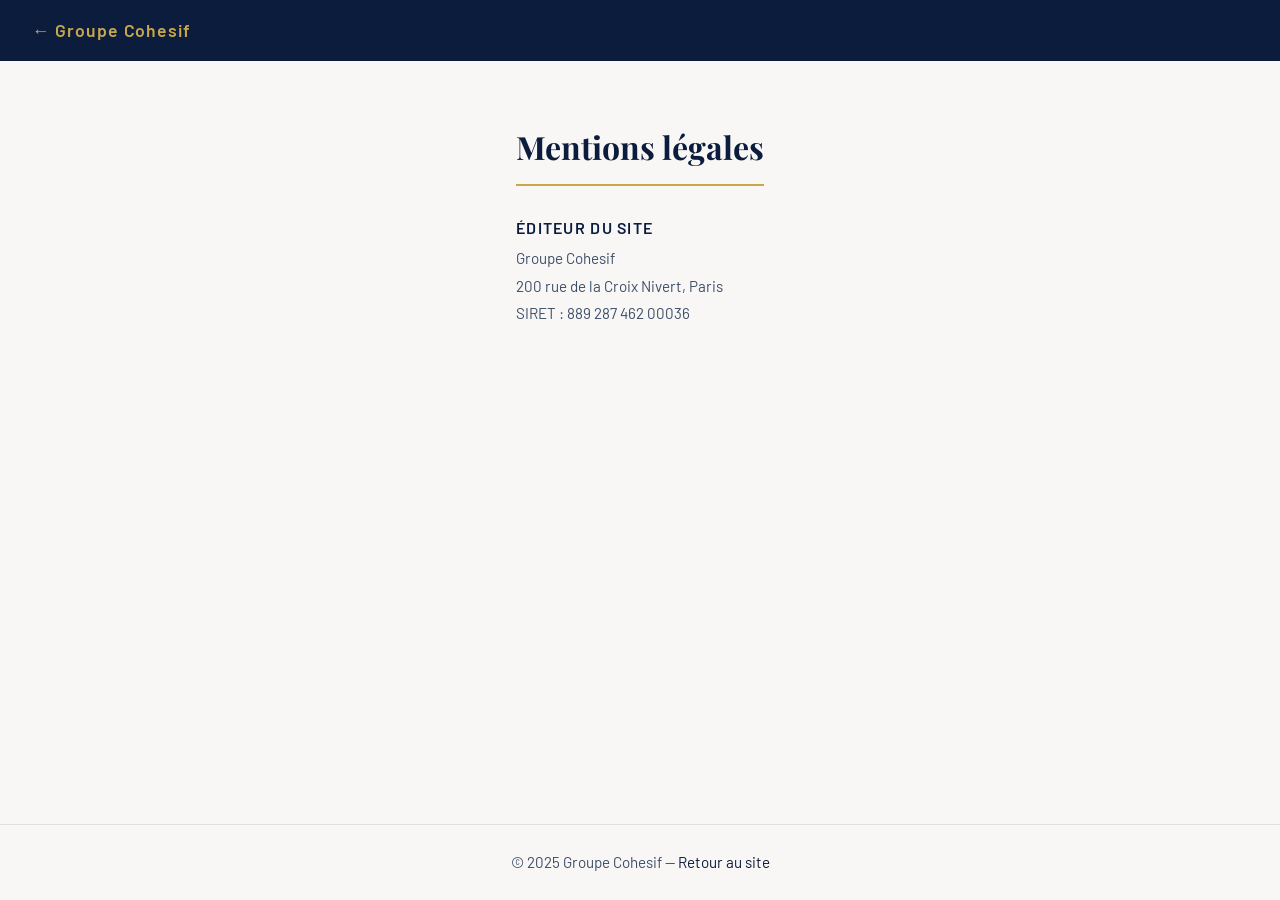
<file: mentions-legales.html>
<!DOCTYPE html>
<html lang="fr">
<head>
<meta charset="UTF-8">
<meta name="viewport" content="width=device-width, initial-scale=1.0">
<title>Mentions légales — Groupe Cohesif</title>
<link rel="preconnect" href="https://fonts.googleapis.com">
<link rel="preconnect" href="https://fonts.gstatic.com" crossorigin>
<link href="https://fonts.googleapis.com/css2?family=Playfair+Display:ital,wght@0,400;0,700&family=Barlow:wght@300;400;500;600&display=swap" rel="stylesheet">
<style>
  *, *::before, *::after { margin:0; padding:0; box-sizing:border-box; }
  :root {
    --navy: #0b1c3d;
    --gold: #c9a84c;
    --ink: #1a2535;
    --ink2: #3d4f68;
    --off: #f8f7f5;
  }
  body {
    font-family: 'Barlow', sans-serif;
    background: var(--off);
    color: var(--ink);
    min-height: 100vh;
    display: flex;
    flex-direction: column;
  }
  header {
    background: var(--navy);
    padding: 1.2rem 2rem;
  }
  header a {
    color: var(--gold);
    text-decoration: none;
    font-size: 1.1rem;
    font-weight: 600;
    letter-spacing: .05em;
  }
  main {
    flex: 1;
    max-width: 720px;
    margin: 4rem auto;
    padding: 0 2rem;
  }
  h1 {
    font-family: 'Playfair Display', serif;
    font-size: 2rem;
    color: var(--navy);
    margin-bottom: 2rem;
    padding-bottom: 1rem;
    border-bottom: 2px solid var(--gold);
  }
  h2 {
    font-size: 1rem;
    font-weight: 600;
    color: var(--navy);
    margin: 2rem 0 .5rem;
    text-transform: uppercase;
    letter-spacing: .08em;
  }
  p {
    color: var(--ink2);
    line-height: 1.8;
    font-size: .95rem;
  }
  footer {
    text-align: center;
    padding: 1.5rem;
    font-size: .8rem;
    color: var(--ink2);
    border-top: 1px solid rgba(11,28,61,.1);
  }
  footer a { color: var(--navy); text-decoration: none; }
</style>
</head>
<body>

<header>
  <a href="index.html">← Groupe Cohesif</a>
</header>

<main>
  <h1>Mentions légales</h1>

  <h2>Éditeur du site</h2>
  <p>
    Groupe Cohesif<br>
    200 rue de la Croix Nivert, Paris<br>
    SIRET : 889 287 462 00036
  </p>
</main>

<footer>
  <p>© 2025 Groupe Cohesif — <a href="index.html">Retour au site</a></p>
</footer>

</body>
</html>
</file>
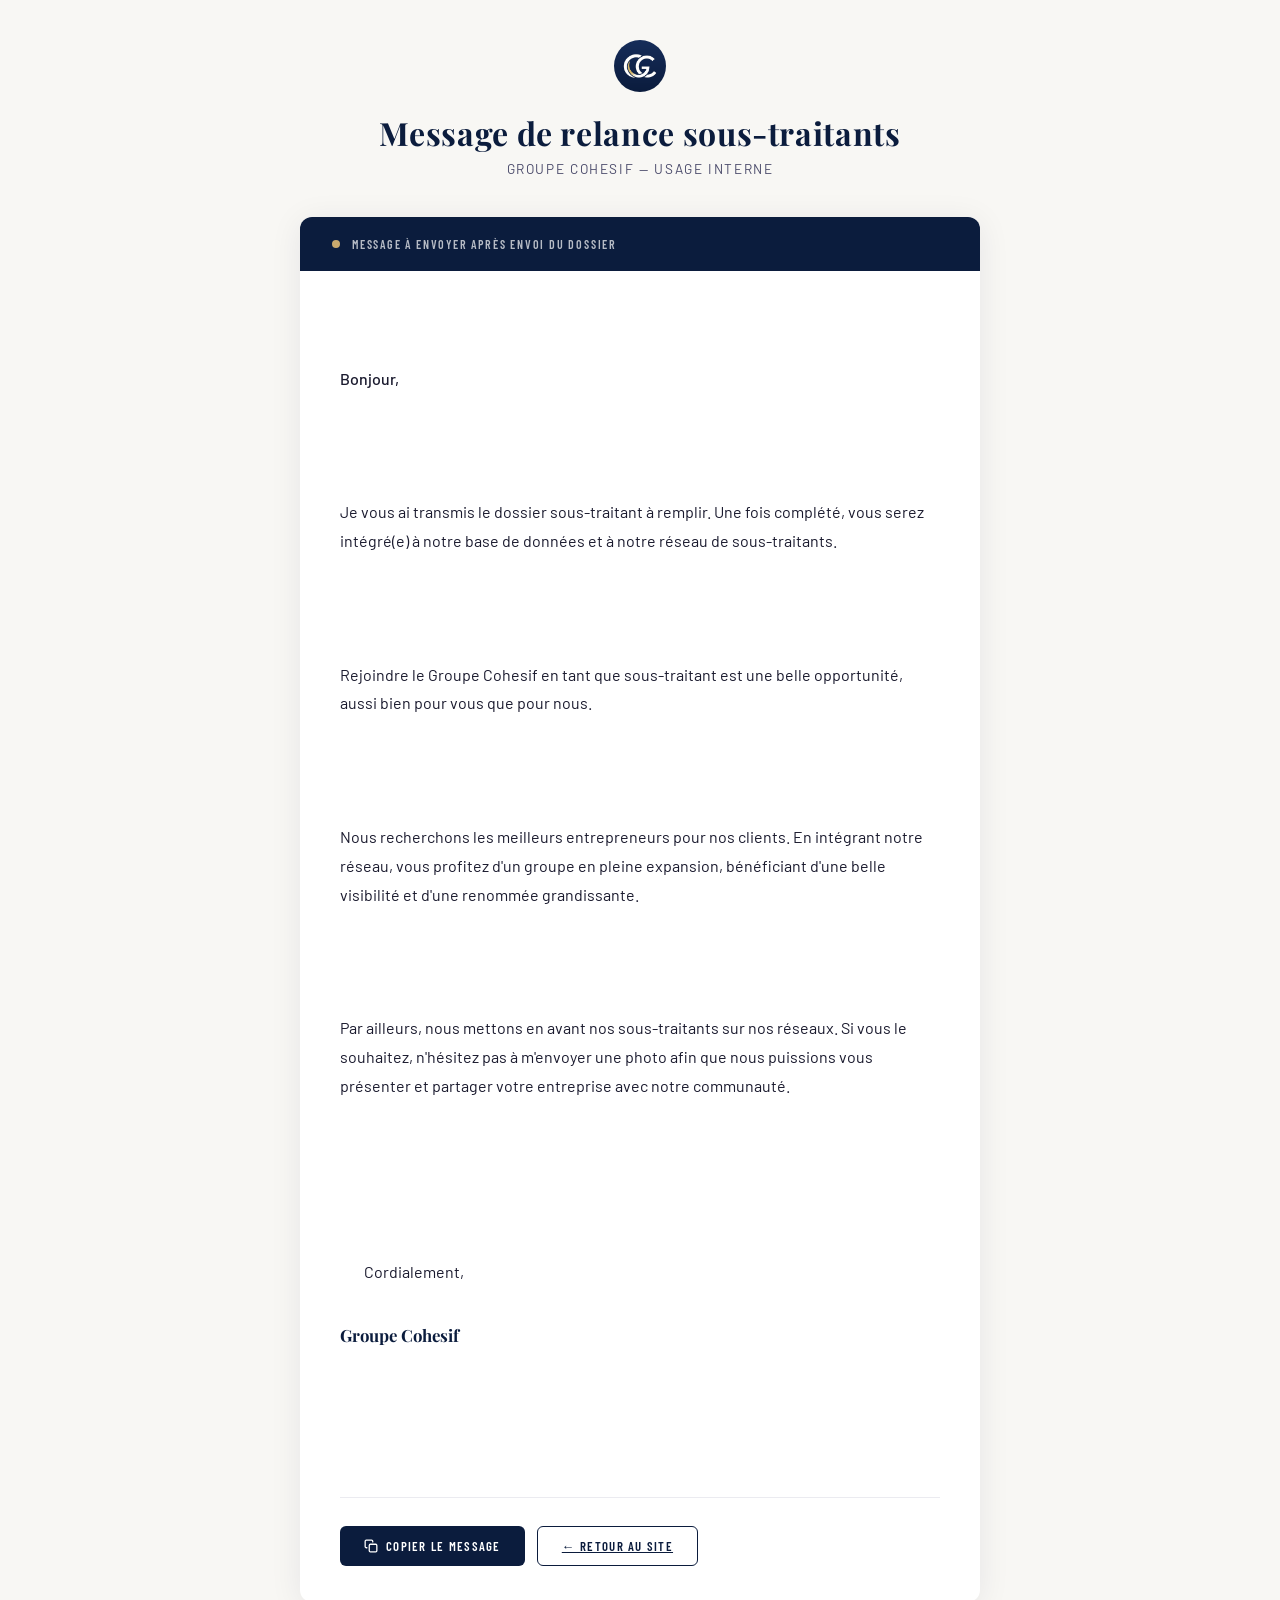
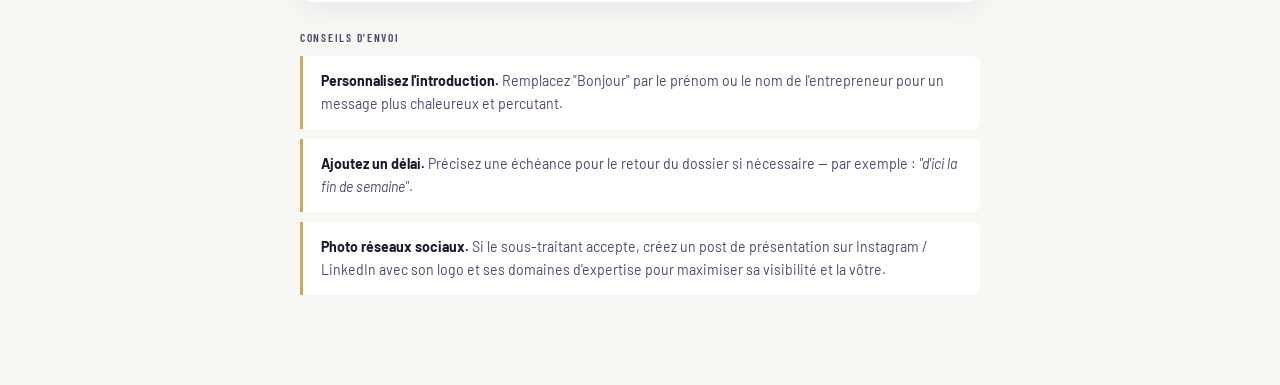
<file: message-sous-traitants.html>
<!DOCTYPE html>
<html lang="fr">
<head>
<meta charset="UTF-8">
<meta name="viewport" content="width=device-width, initial-scale=1.0">
<title>Message sous-traitants — Groupe Cohesif</title>
<meta name="robots" content="noindex, nofollow">
<link rel="icon" type="image/png" href="favicon.png">
<link rel="icon" href="favicon.ico" sizes="any">
<link rel="apple-touch-icon" href="apple-touch-icon.png">
<link rel="preconnect" href="https://fonts.googleapis.com">
<link rel="preconnect" href="https://fonts.gstatic.com" crossorigin>
<link href="https://fonts.googleapis.com/css2?family=Playfair+Display:ital,wght@0,400;0,500;0,700;1,400&family=Barlow:wght@300;400;500;600&family=Barlow+Condensed:wght@300;400;500;600;700&display=swap" rel="stylesheet">
<style>
  :root {
    --navy:  #0b1c3d;
    --navy2: #162d5a;
    --navy3: #1e3f7a;
    --gold:  #c9a96e;
    --white: #ffffff;
    --ink:   #1a1a2e;
    --ink2:  #4a4a6a;
    --bg:    #f8f7f4;
  }

  *, *::before, *::after { box-sizing: border-box; margin: 0; padding: 0; }

  html { font-size: 16px; scroll-behavior: smooth; }

  body {
    font-family: 'Barlow', sans-serif;
    background: var(--bg);
    color: var(--ink);
    min-height: 100vh;
    display: flex;
    flex-direction: column;
    align-items: center;
    justify-content: flex-start;
    padding: 40px 16px 80px;
  }

  /* ── Header ─────────────────────────────────────── */
  .header {
    text-align: center;
    margin-bottom: 40px;
  }

  .header-logo {
    display: inline-block;
    width: 52px;
    height: 52px;
    background: var(--navy);
    border-radius: 50%;
    overflow: hidden;
    margin-bottom: 16px;
  }

  .header-logo img { width: 100%; height: 100%; object-fit: cover; }

  .header h1 {
    font-family: 'Playfair Display', serif;
    font-size: clamp(1.4rem, 4vw, 2rem);
    font-weight: 700;
    color: var(--navy);
    letter-spacing: .02em;
    margin-bottom: 6px;
  }

  .header p {
    font-size: .85rem;
    color: var(--ink2);
    font-weight: 400;
    text-transform: uppercase;
    letter-spacing: .12em;
  }

  /* ── Card ────────────────────────────────────────── */
  .card {
    background: var(--white);
    border-radius: 12px;
    box-shadow: 0 4px 32px rgba(11,28,61,.08);
    max-width: 680px;
    width: 100%;
    overflow: hidden;
  }

  .card-header {
    background: var(--navy);
    padding: 20px 32px;
    display: flex;
    align-items: center;
    gap: 12px;
  }

  .card-header-dot {
    width: 8px; height: 8px;
    border-radius: 50%;
    background: var(--gold);
    flex-shrink: 0;
  }

  .card-header span {
    font-family: 'Barlow Condensed', sans-serif;
    font-size: .75rem;
    font-weight: 600;
    letter-spacing: .15em;
    text-transform: uppercase;
    color: rgba(255,255,255,.7);
  }

  .card-body {
    padding: 36px 40px 32px;
  }

  /* ── Message ─────────────────────────────────────── */
  .message {
    font-size: 1rem;
    line-height: 1.8;
    color: var(--ink);
    white-space: pre-wrap;
  }

  .message p { margin-bottom: 1.15em; }
  .message p:last-child { margin-bottom: 0; }

  .message .greeting { font-weight: 500; }
  .message .signature { margin-top: 1.5em; }
  .message .signature strong {
    display: block;
    font-family: 'Playfair Display', serif;
    font-size: 1.05rem;
    color: var(--navy);
    margin-top: 4px;
  }

  /* ── Actions ─────────────────────────────────────── */
  .card-footer {
    padding: 0 40px 36px;
    display: flex;
    gap: 12px;
    flex-wrap: wrap;
  }

  .btn {
    display: inline-flex;
    align-items: center;
    gap: 8px;
    padding: 11px 24px;
    border-radius: 6px;
    font-family: 'Barlow Condensed', sans-serif;
    font-size: .8rem;
    font-weight: 600;
    letter-spacing: .1em;
    text-transform: uppercase;
    cursor: pointer;
    transition: background .2s, color .2s, opacity .2s;
    border: none;
  }

  .btn-primary {
    background: var(--navy);
    color: var(--white);
  }
  .btn-primary:hover { background: var(--navy2); }

  .btn-outline {
    background: transparent;
    color: var(--navy);
    border: 1.5px solid var(--navy);
  }
  .btn-outline:hover { background: var(--navy); color: var(--white); }

  .btn-success {
    background: #1a7a4a;
    color: var(--white);
    opacity: 0;
    pointer-events: none;
    position: absolute;
  }
  .btn-success.show { opacity: 1; pointer-events: auto; position: static; }

  /* ── Divider ─────────────────────────────────────── */
  .divider {
    height: 1px;
    background: #ebebf0;
    margin: 0 40px 28px;
  }

  /* ── Tips ────────────────────────────────────────── */
  .tips {
    max-width: 680px;
    width: 100%;
    margin-top: 28px;
  }

  .tips h2 {
    font-family: 'Barlow Condensed', sans-serif;
    font-size: .72rem;
    font-weight: 600;
    letter-spacing: .15em;
    text-transform: uppercase;
    color: var(--ink2);
    margin-bottom: 12px;
  }

  .tip {
    background: var(--white);
    border-left: 3px solid var(--gold);
    border-radius: 0 8px 8px 0;
    padding: 14px 18px;
    margin-bottom: 10px;
    font-size: .88rem;
    color: var(--ink2);
    line-height: 1.6;
  }

  .tip strong { color: var(--ink); }

  /* ── Responsive ──────────────────────────────────── */
  @media (max-width: 520px) {
    .card-body, .card-footer { padding-left: 20px; padding-right: 20px; }
    .card-header { padding-left: 20px; }
    .divider { margin-left: 20px; margin-right: 20px; }
    .message { font-size: .95rem; }
  }
</style>
</head>
<body>

<!-- Header -->
<div class="header">
  <a href="/" class="header-logo" title="Groupe Cohesif">
    <img src="apple-touch-icon.png" alt="Logo Groupe Cohesif">
  </a>
  <h1>Message de relance sous-traitants</h1>
  <p>Groupe Cohesif — Usage interne</p>
</div>

<!-- Message card -->
<div class="card">

  <div class="card-header">
    <div class="card-header-dot"></div>
    <span>Message à envoyer après envoi du dossier</span>
  </div>

  <div class="card-body">
    <div class="message" id="messageText">
      <p class="greeting">Bonjour,</p>

      <p>Je vous ai transmis le dossier sous-traitant à remplir. Une fois complété, vous serez intégré(e) à notre base de données et à notre réseau de sous-traitants.</p>

      <p>Rejoindre le Groupe Cohesif en tant que sous-traitant est une belle opportunité, aussi bien pour vous que pour nous.</p>

      <p>Nous recherchons les meilleurs entrepreneurs pour nos clients. En intégrant notre réseau, vous profitez d'un groupe en pleine expansion, bénéficiant d'une belle visibilité et d'une renommée grandissante.</p>

      <p>Par ailleurs, nous mettons en avant nos sous-traitants sur nos réseaux. Si vous le souhaitez, n'hésitez pas à m'envoyer une photo afin que nous puissions vous présenter et partager votre entreprise avec notre communauté.</p>

      <p class="signature">
        Cordialement,
        <strong>Groupe Cohesif</strong>
      </p>
    </div>
  </div>

  <div class="divider"></div>

  <div class="card-footer">
    <button class="btn btn-primary" id="copyBtn" onclick="copyMessage()">
      <svg width="14" height="14" viewBox="0 0 24 24" fill="none" stroke="currentColor" stroke-width="2.2" stroke-linecap="round" stroke-linejoin="round">
        <rect x="9" y="9" width="13" height="13" rx="2"/><path d="M5 15H4a2 2 0 0 1-2-2V4a2 2 0 0 1 2-2h9a2 2 0 0 1 2 2v1"/>
      </svg>
      Copier le message
    </button>
    <button class="btn btn-success" id="successBtn">
      <svg width="14" height="14" viewBox="0 0 24 24" fill="none" stroke="currentColor" stroke-width="2.5" stroke-linecap="round" stroke-linejoin="round">
        <polyline points="20 6 9 17 4 12"/>
      </svg>
      Copié !
    </button>
    <a href="/" class="btn btn-outline">← Retour au site</a>
  </div>

</div>

<!-- Tips -->
<div class="tips">
  <h2>Conseils d'envoi</h2>

  <div class="tip">
    <strong>Personnalisez l'introduction.</strong> Remplacez "Bonjour" par le prénom ou le nom de l'entrepreneur pour un message plus chaleureux et percutant.
  </div>

  <div class="tip">
    <strong>Ajoutez un délai.</strong> Précisez une échéance pour le retour du dossier si nécessaire — par exemple : <em>"d'ici la fin de semaine"</em>.
  </div>

  <div class="tip">
    <strong>Photo réseaux sociaux.</strong> Si le sous-traitant accepte, créez un post de présentation sur Instagram / LinkedIn avec son logo et ses domaines d'expertise pour maximiser sa visibilité et la vôtre.
  </div>
</div>

<script>
  function copyMessage() {
    const lines = [
      'Bonjour,',
      '',
      "Je vous ai transmis le dossier sous-traitant à remplir. Une fois complété, vous serez intégré(e) à notre base de données et à notre réseau de sous-traitants.",
      '',
      "Rejoindre le Groupe Cohesif en tant que sous-traitant est une belle opportunité, aussi bien pour vous que pour nous.",
      '',
      "Nous recherchons les meilleurs entrepreneurs pour nos clients. En intégrant notre réseau, vous profitez d'un groupe en pleine expansion, bénéficiant d'une belle visibilité et d'une renommée grandissante.",
      '',
      "Par ailleurs, nous mettons en avant nos sous-traitants sur nos réseaux. Si vous le souhaitez, n'hésitez pas à m'envoyer une photo afin que nous puissions vous présenter et partager votre entreprise avec notre communauté.",
      '',
      'Cordialement,',
      'Groupe Cohesif'
    ];

    navigator.clipboard.writeText(lines.join('\n')).then(() => {
      const copyBtn   = document.getElementById('copyBtn');
      const successBtn = document.getElementById('successBtn');
      copyBtn.style.display = 'none';
      successBtn.classList.add('show');
      setTimeout(() => {
        copyBtn.style.display = '';
        successBtn.classList.remove('show');
      }, 2500);
    });
  }
</script>

</body>
</html>
</file>
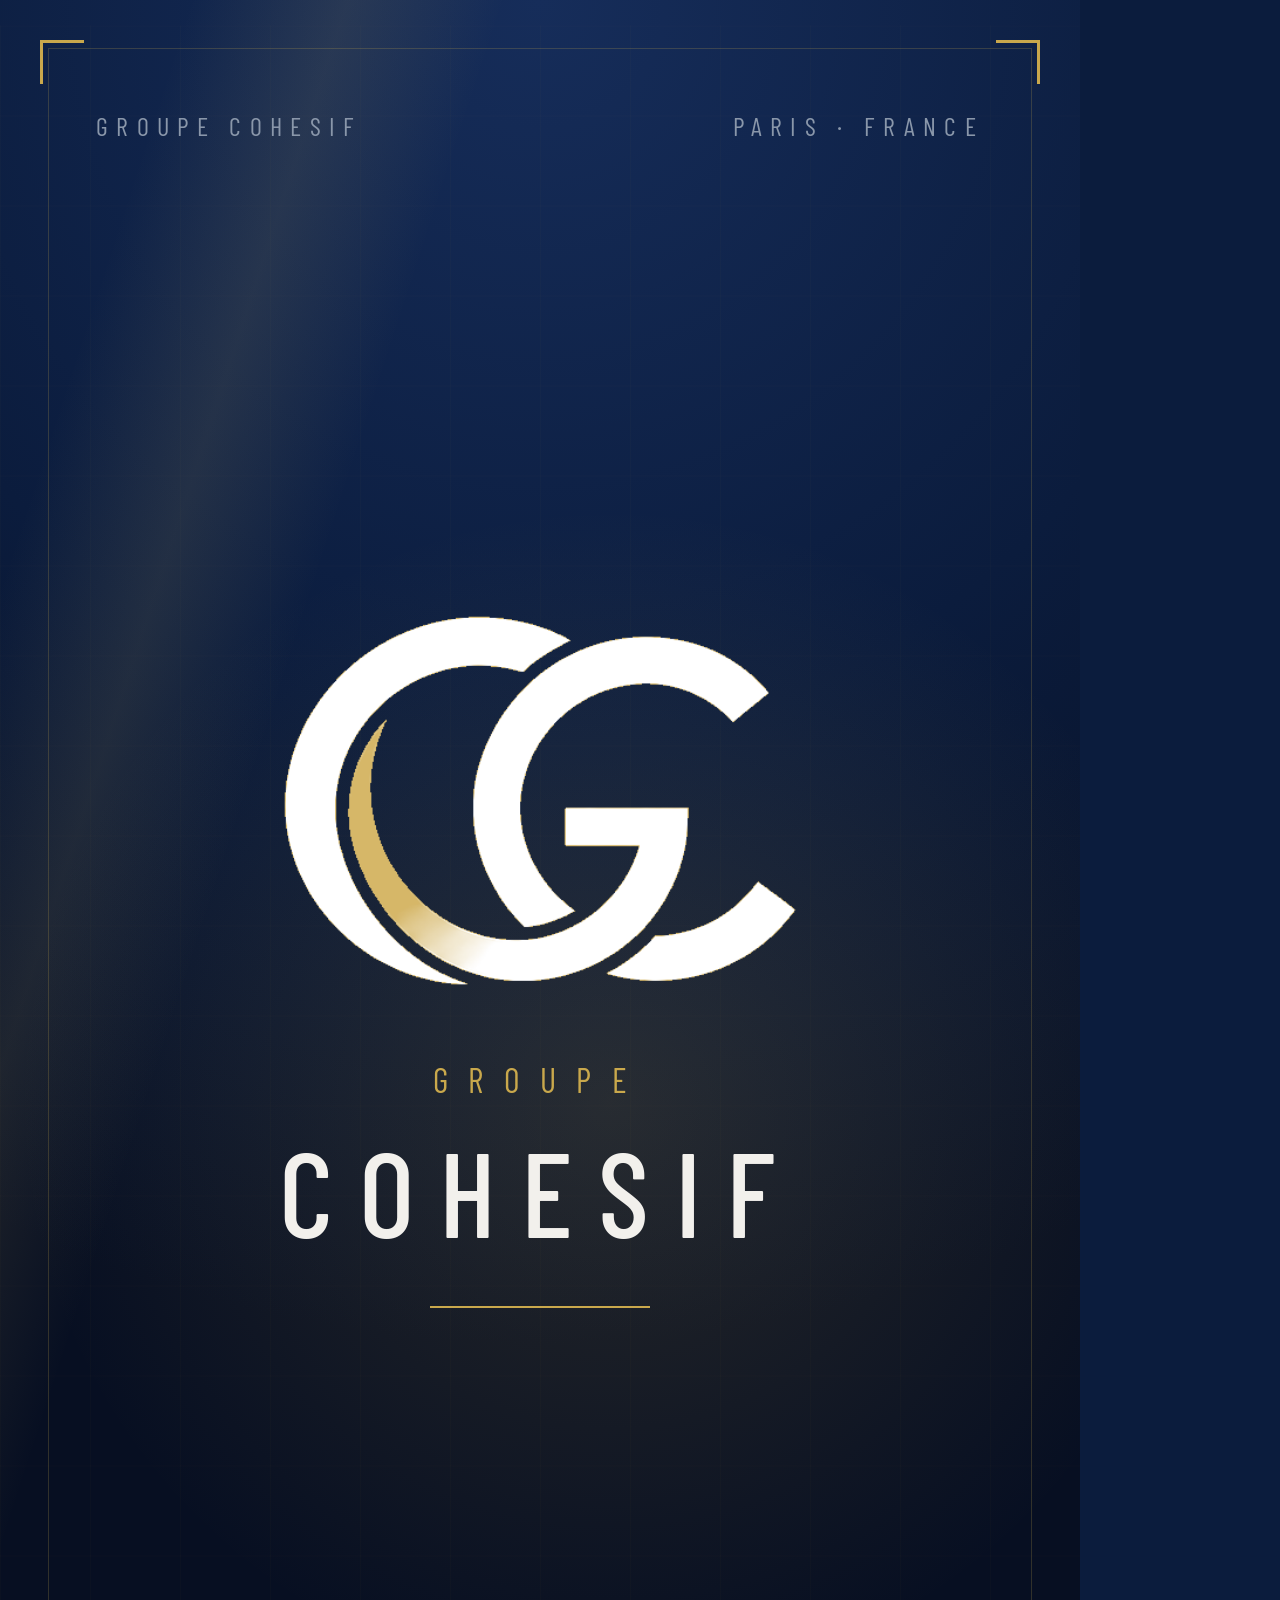
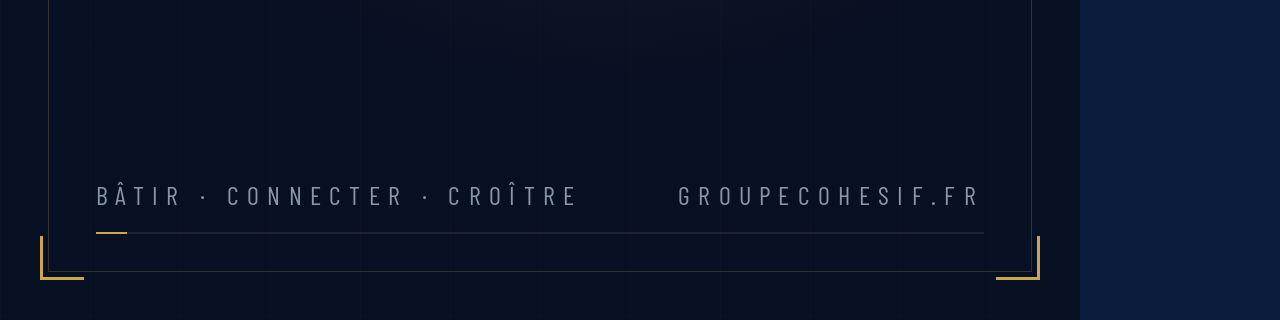
<file: video/promo.html>
<!doctype html>
<html lang="fr">
<head>
<meta charset="utf-8">
<title>Groupe Cohesif — Vidéo promotionnelle</title>
<link href="https://fonts.googleapis.com/css2?family=Playfair+Display:ital,wght@0,400;0,500;0,700;1,400;1,500&family=Barlow:wght@300;400;500;600&family=Barlow+Condensed:wght@300;400;500;600;700&display=swap" rel="stylesheet">
<style>
  :root{--navy:#0b1c3d;--navy2:#162d5a;--navy3:#1e3f7a;--gold:#c9a84c;--gold2:#e8c96a;--paper:#f2f0ec;--slate:#8a97aa}
  *{margin:0;padding:0;box-sizing:border-box}
  html,body{width:1080px;height:1920px;overflow:hidden;background:var(--navy)}
  #stage{position:relative;width:1080px;height:1920px;overflow:hidden;
    background:radial-gradient(120% 70% at 50% 0%, #162d5a 0%, #0b1c3d 55%, #070f22 100%);
    color:var(--paper);font-family:'Barlow',sans-serif}
  .abs{position:absolute;inset:0}
  .scene{position:absolute;inset:0;opacity:0}
  .center{display:flex;flex-direction:column;align-items:center;justify-content:center;text-align:center}
  .serif{font-family:'Playfair Display',serif}
  .cond{font-family:'Barlow Condensed',sans-serif;text-transform:uppercase}
  .gold{color:var(--gold)}
  .it{font-style:italic}

  /* Fond : grille + halo */
  #grid{opacity:.35;background-image:
      linear-gradient(rgba(201,168,76,.07) 1px,transparent 1px),
      linear-gradient(90deg,rgba(201,168,76,.07) 1px,transparent 1px);
    background-size:90px 90px}
  #halo{width:1400px;height:1400px;left:-160px;top:260px;border-radius:50%;
    background:radial-gradient(circle,rgba(201,168,76,.16) 0%,rgba(201,168,76,0) 60%)}
  #sweep{width:300px;height:3200px;left:0;top:-600px;
    background:linear-gradient(90deg,transparent,rgba(232,201,106,.10),transparent);transform-origin:center}
  #frame{position:absolute;left:48px;right:48px;top:48px;bottom:48px;border:1px solid rgba(201,168,76,.22)}
  .corner{position:absolute;width:44px;height:44px;border-color:var(--gold);border-style:solid;border-width:0}
  .tl{left:40px;top:40px;border-left-width:3px;border-top-width:3px}
  .tr{right:40px;top:40px;border-right-width:3px;border-top-width:3px}
  .bl{left:40px;bottom:40px;border-left-width:3px;border-bottom-width:3px}
  .br{right:40px;bottom:40px;border-right-width:3px;border-bottom-width:3px}
  #topbar{position:absolute;left:96px;right:96px;top:110px;display:flex;justify-content:space-between;
    font-family:'Barlow Condensed';letter-spacing:.32em;font-size:26px;color:var(--slate);text-transform:uppercase}
  #botbar{position:absolute;left:96px;right:96px;bottom:110px;display:flex;justify-content:space-between;align-items:center;
    font-family:'Barlow Condensed';letter-spacing:.32em;font-size:26px;color:var(--slate);text-transform:uppercase}
  #progress{position:absolute;left:96px;right:96px;bottom:86px;height:2px;background:rgba(255,255,255,.08)}
  #progress i{display:block;height:100%;width:0;background:var(--gold)}

  /* S1 logo */
  #s1 img{width:520px}
  #s1 .kicker{margin-top:70px;font-size:34px;letter-spacing:.6em;color:var(--gold)}
  #s1 .name{margin-top:18px;font-size:120px;letter-spacing:.18em;font-weight:500}
  .rule{height:2px;background:var(--gold);width:0;margin:44px auto 0}

  /* S2 slogan */
  #s2 .w{font-size:190px;line-height:1.08;display:block;font-weight:500}
  #s2 .sub{margin-top:80px;font-size:38px;letter-spacing:.3em;color:var(--slate)}

  /* S3 intro pôles */
  #s3 .big{font-size:520px;line-height:.9;font-weight:700;color:var(--gold)}
  #s3 .l1{font-size:96px;letter-spacing:.06em;margin-top:10px}
  #s3 .l2{font-size:84px;margin-top:30px}

  /* S4 pôle */
  #s4 .num{position:absolute;left:96px;top:250px;font-size:420px;line-height:1;font-weight:700;
    color:transparent;-webkit-text-stroke:3px rgba(201,168,76,.55)}
  #s4 .icon{position:absolute;right:100px;top:300px;width:320px;height:320px}
  #s4 .icon svg{width:100%;height:100%;stroke:var(--gold2);fill:none;stroke-width:5;stroke-linecap:round;stroke-linejoin:round}
  #s4 .content{position:absolute;left:96px;right:96px;top:800px}
  #s4 .sector{font-size:40px;letter-spacing:.34em;color:var(--gold)}
  #s4 .bar{height:4px;background:var(--gold);width:0;margin:34px 0 40px}
  #s4 .brand{font-size:58px;letter-spacing:.42em;color:var(--slate);font-weight:500}
  #s4 .title{font-size:190px;line-height:.95;font-weight:700;letter-spacing:.01em}
  #s4 .desc{margin-top:60px;font-size:62px;line-height:1.25;font-family:'Playfair Display';font-style:italic;color:#e9e4d8}
  #s4 .wipe{position:absolute;left:0;top:0;bottom:0;width:100%;background:var(--gold);transform-origin:left;transform:scaleX(0)}
  #s4 .chips{position:absolute;left:96px;right:96px;bottom:220px;display:flex;gap:14px}
  #s4 .chips span{flex:1;height:8px;background:rgba(255,255,255,.1)}
  #s4 .chips span.on{background:var(--gold)}

  /* S5 chiffres */
  #s5 .row{display:flex;align-items:baseline;gap:40px;width:880px;padding:46px 0;border-bottom:1px solid rgba(201,168,76,.25)}
  #s5 .v{font-family:'Playfair Display';font-size:170px;font-weight:700;color:var(--gold);min-width:330px;text-align:left;line-height:1}
  #s5 .k{font-family:'Barlow Condensed';text-transform:uppercase;font-size:50px;letter-spacing:.12em;text-align:left;line-height:1.15}
  #s5 .head{font-size:38px;letter-spacing:.22em;color:var(--slate);margin-bottom:40px}

  /* S6 citation */
  #s6 .q{font-size:300px;line-height:.6;color:var(--gold);height:150px}
  #s6 .t{font-size:104px;line-height:1.15;font-weight:500;padding:0 90px}
  #s6 .a{margin-top:70px;font-size:40px;letter-spacing:.3em;color:var(--gold)}
  #s6 .a2{margin-top:12px;font-size:32px;letter-spacing:.3em;color:var(--slate)}

  /* S7 fin */
  #s7 img{width:360px}
  #s7 .name{margin-top:40px;font-size:96px;letter-spacing:.18em;font-weight:500}
  #s7 .slogan{margin-top:40px;font-size:68px}
  #s7 .cta{margin-top:110px;font-size:46px;letter-spacing:.22em;color:var(--slate)}
  #s7 .url{margin-top:26px;display:inline-block;padding:30px 64px;border:2px solid var(--gold);
    font-size:66px;letter-spacing:.14em;color:var(--gold2)}
  #s7 .poles{margin-top:90px;font-size:28px;letter-spacing:.24em;color:var(--slate);line-height:1.9;padding:0 120px}
</style>
</head>
<body>
<div id="stage">
  <div id="grid" class="abs"></div>
  <div id="halo" class="abs"></div>
  <div id="sweep" class="abs"></div>
  <div id="frame"></div>
  <div class="corner tl"></div><div class="corner tr"></div><div class="corner bl"></div><div class="corner br"></div>
  <div id="topbar"><span>Groupe Cohesif</span><span id="tb-right">Paris · France</span></div>

  <div id="s1" class="scene center">
    <img src="gc-mark-light.png" alt="">
    <div class="kicker cond">Groupe</div>
    <div class="name cond">Cohesif</div>
    <div class="rule"></div>
  </div>

  <div id="s2" class="scene center">
    <div>
      <span class="w serif">Bâtir.</span>
      <span class="w serif it gold">Connecter.</span>
      <span class="w serif">Croître.</span>
    </div>
    <div class="sub cond">Un groupe français multi-pôles</div>
  </div>

  <div id="s3" class="scene center">
    <div class="big serif">10</div>
    <div class="l1 cond">expertises de terrain</div>
    <div class="l2 serif it gold">un seul groupe.</div>
  </div>

  <div id="s4" class="scene">
    <div class="num serif">01</div>
    <div class="icon"></div>
    <div class="content">
      <div class="sector cond">Distribution</div>
      <div class="bar"></div>
      <div class="brand cond">Cohesif</div>
      <div class="title cond">Commerce</div>
      <div class="desc">…</div>
    </div>
    <div class="chips"></div>
    <div class="wipe"></div>
  </div>

  <div id="s5" class="scene center">
    <div class="head cond">Ce que nous faisons, chaque jour</div>
    <div class="row"><div class="v">10</div><div class="k">pôles d'activité<br>complémentaires</div></div>
    <div class="row"><div class="v">24h</div><div class="k">pour répondre<br>à votre demande</div></div>
    <div class="row"><div class="v">48h</div><div class="k">pour un devis<br>chiffré</div></div>
    <div class="row"><div class="v">2024</div><div class="k">fondé à Paris,<br>actif en France</div></div>
  </div>

  <div id="s6" class="scene center">
    <div class="q serif">“</div>
    <div class="t serif">Nous bâtissons un groupe qui <span class="it gold">respire comme un seul.</span></div>
    <div class="a cond">Thomas Hoenig</div>
    <div class="a2 cond">Président & Fondateur</div>
  </div>

  <div id="s7" class="scene center">
    <img src="gc-mark-light.png" alt="">
    <div class="name cond">Groupe Cohesif</div>
    <div class="slogan serif">Bâtir. <span class="it gold">Connecter.</span> Croître.</div>
    <div class="cta cond">Parlez-nous de votre projet</div>
    <div class="url cond">groupecohesif.fr</div>
    <div class="poles cond">Commerce · Access · BTP · Auto · Energy<br>Agro · Négoce · Sport · Net · Leasing</div>
  </div>

  <div id="botbar"><span id="bb-left">Bâtir · Connecter · Croître</span><span>groupecohesif.fr</span></div>
  <div id="progress"><i></i></div>
</div>

<script>
const ICONS = {
  bag:   '<svg viewBox="0 0 100 100"><path d="M20 34h60l-5 54H25z"/><path d="M36 40V28a14 14 0 0 1 28 0v12"/></svg>',
  key:   '<svg viewBox="0 0 100 100"><path d="M14 50 50 18l36 32"/><path d="M24 42v44h52V42"/><circle cx="50" cy="58" r="8"/><path d="M50 66v12"/></svg>',
  crane: '<svg viewBox="0 0 100 100"><path d="M30 90V14"/><path d="M14 22h76"/><path d="M30 14l-12 8M30 14l54 8"/><path d="M76 22v26"/><path d="M70 48h12v8H70z"/><path d="M18 90h28"/><path d="M30 34l8 8M30 50l8 8M30 66l8 8"/></svg>',
  car:   '<svg viewBox="0 0 100 100"><path d="M12 64V52l10-18h48l14 18 6 2v10z"/><path d="M26 38l-6 14h60"/><circle cx="30" cy="66" r="9"/><circle cx="72" cy="66" r="9"/></svg>',
  bolt:  '<svg viewBox="0 0 100 100"><path d="M58 8 22 56h26l-6 36 36-50H52z"/></svg>',
  wheat: '<svg viewBox="0 0 100 100"><path d="M50 92V20"/><path d="M50 30c-10-2-14-10-14-18 10 2 14 10 14 18zM50 30c10-2 14-10 14-18-10 2-14 10-14 18z"/><path d="M50 50c-10-2-14-10-14-18 10 2 14 10 14 18zM50 50c10-2 14-10 14-18-10 2-14 10-14 18z"/><path d="M50 70c-10-2-14-10-14-18 10 2 14 10 14 18zM50 70c10-2 14-10 14-18-10 2-14 10-14 18z"/></svg>',
  beams: '<svg viewBox="0 0 100 100"><path d="M10 80h80v10H10zM16 64h68v10H16zM22 48h56v10H22z"/><path d="M38 40V18h24v22"/><path d="M38 29h24"/></svg>',
  ball:  '<svg viewBox="0 0 100 100"><circle cx="50" cy="50" r="38"/><path d="M50 34l15 11-6 18H41l-6-18z"/><path d="M50 12v22M65 45l20-8M59 63l12 18M41 63 29 81M35 45l-20-8"/></svg>',
  spark: '<svg viewBox="0 0 100 100"><path d="M44 14c3 18 8 23 26 26-18 3-23 8-26 26-3-18-8-23-26-26 18-3 23-8 26-26z"/><path d="M76 58c2 9 4 11 12 12-8 1-10 3-12 12-2-9-4-11-12-12 8-1 10-3 12-12z"/></svg>',
  doc:   '<svg viewBox="0 0 100 100"><path d="M24 10h38l16 16v64H24z"/><path d="M62 10v16h16"/><path d="M60 52a12 12 0 1 0 0 18"/><path d="M38 58h16M38 64h16"/></svg>'
};
const POLES = [
  ['01','Commerce','Distribution','bag','Négoce, distribution et e‑commerce B2B & B2C.'],
  ['02','Access','Immobilier','key','Deals off-market. Vendeurs et acheteurs qualifiés.'],
  ['03','BTP','Construction','crane','Du gros œuvre à la rénovation intérieure.'],
  ['04','Auto','Mobilité','car','Vente, import, flottes pros et pièces de collection.'],
  ['05','Energy','Énergie','bolt','Bornes IRVE, solaire et pompes à chaleur.'],
  ['06','Agro','Agroalimentaire','wheat','Équipements IAA sourcés, 35 à 55 % d’économie.'],
  ['07','Négoce','Matériaux','beams','Bois, métaux, isolants. Réponse sous 24h.'],
  ['08','Sport','Football','ball','Gestion complète de clubs partout en France.'],
  ['09','Net','Propreté','spark','Canapés, matelas, vitres et locaux professionnels.'],
  ['10','Leasing','Financement','doc','Équipez-vous en leasing. Loyers déductibles.']
];

// Timeline (s)
const T = { s1:[0,3.6], s2:[3.6,8.0], s3:[8.0,11.0], s4:[11.0,35.0], s5:[35.0,40.5], s6:[40.5,45.5], s7:[45.5,52.0] };
const DURATION = 52.0;
const POLE_D = (T.s4[1]-T.s4[0]) / POLES.length; // 2.4s

const $ = s => document.querySelector(s);
const $$ = s => [...document.querySelectorAll(s)];
const clamp = (x,a=0,b=1) => Math.min(b,Math.max(a,x));
const p = (t,a,b) => clamp((t-a)/(b-a));
const eo = x => 1-Math.pow(1-x,3);
const eio = x => x<.5 ? 4*x*x*x : 1-Math.pow(-2*x+2,3)/2;
const lerp = (a,b,x) => a+(b-a)*x;
function fadeScene(el,t,[a,b],fin=.45,fout=.45){
  const o = Math.min(p(t,a,a+fin), 1-p(t,b-fout,b));
  el.style.opacity = (t>=a && t<b) ? o : 0;
  return o;
}
function rise(el,t,start,dur=.7,dist=60){
  const k = eo(p(t,start,start+dur));
  el.style.opacity = k; el.style.transform = `translateY(${(1-k)*dist}px)`;
}

// chips
$('#s4 .chips').innerHTML = POLES.map(()=>'<span></span>').join('');
let curPole = -1;
function setPole(i){
  if(i===curPole) return; curPole=i;
  const [n,name,sector,icon,desc] = POLES[i];
  $('#s4 .num').textContent = n;
  $('#s4 .title').textContent = name;
  $('#s4 .sector').textContent = sector;
  $('#s4 .desc').textContent = desc;
  $('#s4 .icon').innerHTML = ICONS[icon];
  $$('#s4 .icon path, #s4 .icon circle').forEach(e=>{const L=e.getTotalLength();e.style.strokeDasharray=L;e.dataset.len=L;});
  $$('#s4 .chips span').forEach((s,j)=>s.classList.toggle('on', j<=i));
}

function render(t){
  // Fond
  $('#grid').style.transform = `translateY(${(t*14)%90}px)`;
  $('#halo').style.transform = `translate(${Math.sin(t*.35)*120}px,${Math.cos(t*.27)*160}px)`;
  $('#sweep').style.transform = `translateX(${((t*260)%2400)-600}px) rotate(18deg)`;
  $('#progress i').style.width = (clamp(t/DURATION)*100)+'%';
  const chrome = p(t,.4,1.4);
  ['#topbar','#botbar','#progress','#frame'].forEach(s=>$(s).style.opacity = chrome*(1-p(t,T.s7[0],T.s7[0]+.6)*.0));
  $$('.corner').forEach(c=>c.style.opacity=chrome);

  // S1 — logo
  const s1=$('#s1'); fadeScene(s1,t,T.s1,.01,.5);
  const lk = eo(p(t,0,1.4));
  $('#s1 img').style.transform = `scale(${lerp(.7,1,lk)})`; $('#s1 img').style.opacity = lk;
  $('#s1 img').style.filter = `blur(${(1-lk)*14}px)`;
  rise($('#s1 .kicker'),t,.9); rise($('#s1 .name'),t,1.15);
  $('#s1 .name').style.letterSpacing = lerp(.5,.18,eo(p(t,1.15,2.4)))+'em';
  $('#s1 .rule').style.width = (eo(p(t,1.6,2.6))*420)+'px';
  s1.style.transform = `scale(${1+p(t,3.0,3.6)*.06})`;

  // S2 — slogan
  const s2=$('#s2'); fadeScene(s2,t,T.s2,.2,.45);
  $$('#s2 .w').forEach((w,i)=>{
    const st=T.s2[0]+.25+i*.75, k=eo(p(t,st,st+.8));
    w.style.opacity=k; w.style.transform=`translateY(${(1-k)*110}px)`; w.style.filter=`blur(${(1-k)*10}px)`;
  });
  rise($('#s2 .sub'),t,T.s2[0]+2.6);

  // S3 — 10 expertises
  const s3=$('#s3'); fadeScene(s3,t,T.s3,.3,.35);
  const cnt = Math.round(eo(p(t,T.s3[0]+.1,T.s3[0]+1.2))*10);
  $('#s3 .big').textContent = cnt;
  $('#s3 .big').style.transform = `scale(${lerp(1.25,1,eo(p(t,T.s3[0],T.s3[0]+1.2)))})`;
  rise($('#s3 .l1'),t,T.s3[0]+.8); rise($('#s3 .l2'),t,T.s3[0]+1.3);

  // S4 — pôles
  const s4=$('#s4'); fadeScene(s4,t,T.s4,.01,.4);
  if(t>=T.s4[0] && t<T.s4[1]){
    const rel=t-T.s4[0], i=Math.min(POLES.length-1,Math.floor(rel/POLE_D)), lt=rel-i*POLE_D;
    // wipe : couvre en fin de pôle, découvre au début du suivant
    const wIn = i<POLES.length-1 ? eio(p(lt,POLE_D-.28,POLE_D)) : 0;
    const wOut = 1-eio(p(lt,0,.3));
    const wipe=$('#s4 .wipe');
    if(i===0 && rel<.3){ wipe.style.transform='scaleX(0)'; }
    else if(wOut>0 && lt<.3){ wipe.style.transformOrigin='right'; wipe.style.transform=`scaleX(${wOut})`; }
    else { wipe.style.transformOrigin='left'; wipe.style.transform=`scaleX(${wIn})`; }
    setPole(i);
    const b=.12;
    const nk=eo(p(lt,b,b+.7));
    $('#s4 .num').style.opacity=nk; $('#s4 .num').style.transform=`translateX(${(1-nk)*-80}px)`;
    $$('#s4 .icon path, #s4 .icon circle').forEach(e=>{e.style.strokeDashoffset=e.dataset.len*(1-eio(p(lt,b+.1,b+1.1)));});
    const ic=$('#s4 .icon'); ic.style.opacity=p(lt,b,b+.3); ic.style.transform=`rotate(${(1-eo(p(lt,b,b+1)))*-8}deg)`;
    rise($('#s4 .sector'),lt,b+.1,.5,40);
    $('#s4 .bar').style.width=(eo(p(lt,b+.2,b+.8))*240)+'px';
    rise($('#s4 .brand'),lt,b+.2,.5,40);
    rise($('#s4 .title'),lt,b+.3,.6,90);
    rise($('#s4 .desc'),lt,b+.6,.6,50);
    $('#s4 .content').style.transform=`translateX(${-lt*6}px)`;
    $('#tb-right').textContent = 'Pôle '+POLES[i][0]+' / 10';
  } else {
    $('#tb-right').textContent = 'Paris · France';
  }

  // S5 — chiffres
  const s5=$('#s5'); fadeScene(s5,t,T.s5,.3,.45);
  rise($('#s5 .head'),t,T.s5[0]+.1);
  $$('#s5 .row').forEach((r,i)=>{
    const st=T.s5[0]+.35+i*.45; const k=eo(p(t,st,st+.7));
    r.style.opacity=k; r.style.transform=`translateX(${(1-k)*-120}px)`;
  });

  // S6 — citation
  const s6=$('#s6'); fadeScene(s6,t,T.s6,.4,.5);
  rise($('#s6 .q'),t,T.s6[0]+.1); rise($('#s6 .t'),t,T.s6[0]+.4,.9,70);
  rise($('#s6 .a'),t,T.s6[0]+1.5); rise($('#s6 .a2'),t,T.s6[0]+1.7);

  // S7 — fin
  const s7=$('#s7'); fadeScene(s7,t,T.s7,.5,.01);
  const k7=eo(p(t,T.s7[0],T.s7[0]+1.2));
  $('#s7 img').style.opacity=k7; $('#s7 img').style.transform=`scale(${lerp(.8,1,k7)})`;
  rise($('#s7 .name'),t,T.s7[0]+.4); rise($('#s7 .slogan'),t,T.s7[0]+.7);
  rise($('#s7 .cta'),t,T.s7[0]+1.3); rise($('#s7 .url'),t,T.s7[0]+1.5);
  rise($('#s7 .poles'),t,T.s7[0]+1.9);
  const pulse = t>T.s7[0]+2.5 ? (Math.sin((t-T.s7[0])*3)*.5+.5) : 0;
  $('#s7 .url').style.boxShadow = `0 0 ${20+pulse*40}px rgba(201,168,76,${.15+pulse*.25})`;
}
window.render = render;
window.DURATION = DURATION;
// Aperçu navigateur : lecture en temps réel
if(!location.search.includes('capture')){
  const t0=performance.now();
  (function loop(){ render(((performance.now()-t0)/1000)%DURATION); requestAnimationFrame(loop); })();
}
</script>
</body>
</html>
</file>
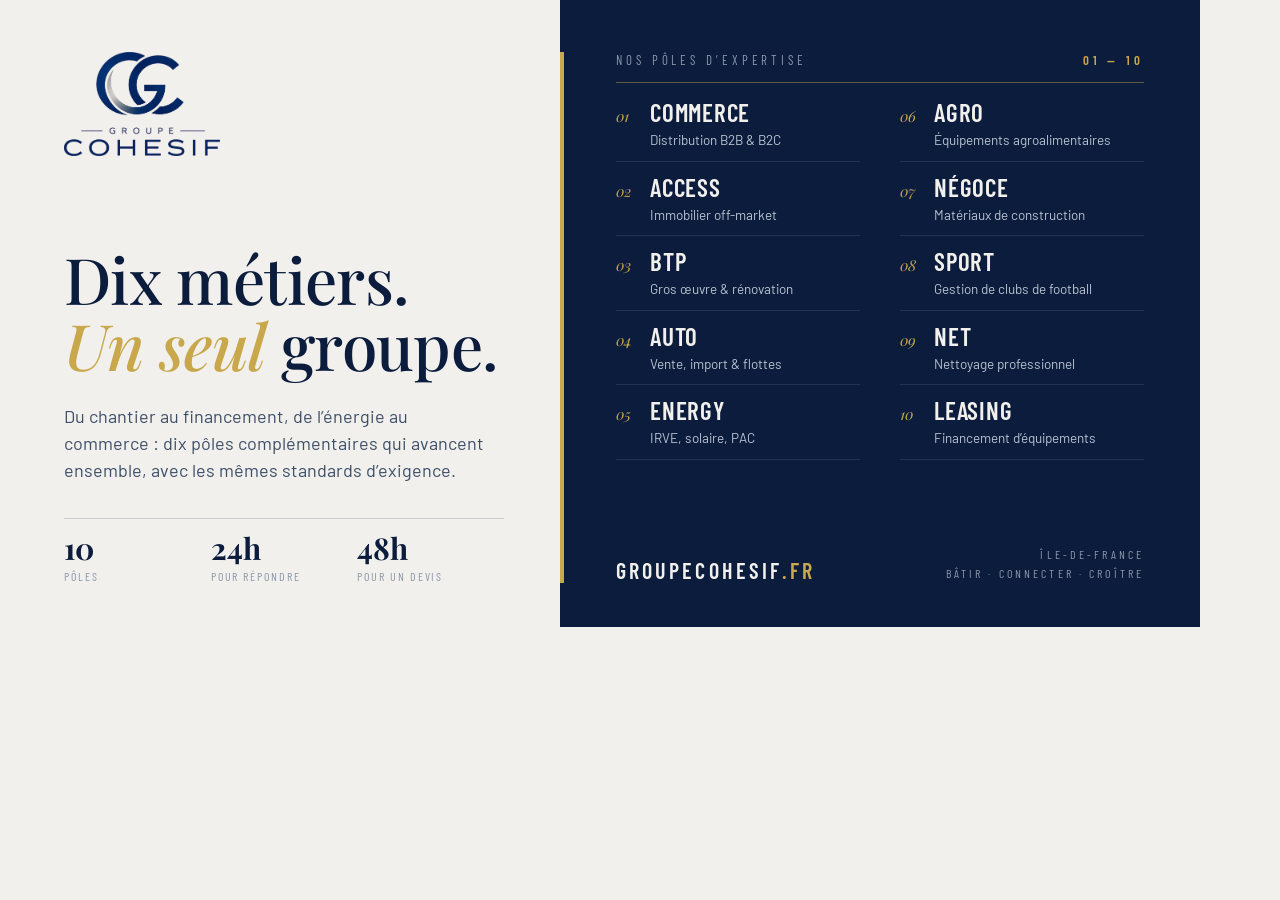
<file: video/visuel.html>
<!doctype html>
<html lang="fr">
<head>
<meta charset="utf-8">
<title>Groupe Cohesif — Visuel LinkedIn / Facebook</title>
<link href="https://fonts.googleapis.com/css2?family=Playfair+Display:ital,wght@0,400;0,500;0,700;1,400;1,500&family=Barlow:wght@400;500&family=Barlow+Condensed:wght@400;500;600;700&display=swap" rel="stylesheet">
<style>
  :root{--navy:#0b1c3d;--navy2:#162d5a;--gold:#c9a84c;--paper:#f2f0ec;--ink:#1a2535;--ink2:#3d4f68;--slate:#8a97aa}
  *{margin:0;padding:0;box-sizing:border-box}
  body{width:1200px;height:627px;overflow:hidden;background:var(--paper)}
  .card{position:relative;width:1200px;height:627px;display:grid;grid-template-columns:560px 640px;background:var(--paper);color:var(--ink);font-family:'Barlow',sans-serif}
  .cond{font-family:'Barlow Condensed',sans-serif;text-transform:uppercase}
  .serif{font-family:'Playfair Display',serif}

  /* Colonne gauche */
  .left{position:relative;padding:52px 56px 44px 64px;display:flex;flex-direction:column}
  .brand{display:flex;align-items:center;gap:16px}
  .brand img{height:104px;display:block}
  .brand .t{font-size:15px;letter-spacing:.34em;font-weight:600;color:var(--navy);line-height:1.25}
  .brand .t small{display:block;font-size:11px;letter-spacing:.3em;color:var(--slate);font-weight:500}
  h1{margin-top:auto;font-size:64px;line-height:1.02;font-weight:500;color:var(--navy);letter-spacing:-.01em}
  h1 em{color:var(--gold);font-style:italic}
  .lede{margin-top:26px;font-size:18px;line-height:1.5;color:var(--ink2);max-width:420px}
  .facts{margin-top:34px;display:flex;border-top:1px solid rgba(11,28,61,.18)}
  .facts div{flex:1;padding-top:14px}
  .facts b{display:block;font-family:'Playfair Display';font-size:30px;font-weight:700;color:var(--navy);line-height:1}
  .facts span{display:block;margin-top:6px;font-size:12px;letter-spacing:.16em;color:var(--slate)}

  /* Colonne droite */
  .right{position:relative;background:var(--navy);color:var(--paper);padding:52px 56px 44px 56px;display:flex;flex-direction:column}
  .right::before{content:"";position:absolute;left:0;top:52px;bottom:44px;width:4px;background:var(--gold)}
  .head{display:flex;justify-content:space-between;align-items:baseline;font-size:13px;letter-spacing:.3em;color:var(--slate);padding-bottom:14px;border-bottom:1px solid rgba(201,168,76,.45)}
  .head b{color:var(--gold);font-weight:600}
  .list{display:grid;grid-template-columns:1fr 1fr;column-gap:40px;margin-top:4px}
  .row{display:grid;grid-template-columns:34px 1fr;align-items:baseline;padding:13px 0 12px;border-bottom:1px solid rgba(242,240,236,.10)}
  .row .n{font-family:'Playfair Display';font-size:15px;color:var(--gold);font-style:italic}
  .row .nm{font-family:'Barlow Condensed';font-size:25px;font-weight:600;letter-spacing:.03em;text-transform:uppercase;line-height:1}
  .row .sc{grid-column:2;margin-top:5px;font-size:13.5px;color:#b9c2d0;line-height:1.3}
  .foot{margin-top:auto;display:flex;justify-content:space-between;align-items:flex-end}
  .foot .url{font-size:22px;letter-spacing:.14em;color:var(--paper);font-weight:600}
  .foot .url i{color:var(--gold);font-style:normal}
  .foot .loc{font-size:12px;letter-spacing:.26em;color:var(--slate);text-align:right;line-height:1.6}
</style>
</head>
<body>
<div class="card">
  <section class="left">
    <div class="brand"><img src="logo-groupe-cohesif.png" alt="Groupe Cohesif"></div>
    <h1 class="serif">Dix métiers.<br><em>Un seul</em> groupe.</h1>
    <p class="lede">Du chantier au financement, de l’énergie au commerce&nbsp;: dix pôles complémentaires qui avancent ensemble, avec les mêmes standards d’exigence.</p>
    <div class="facts">
      <div><b>10</b><span class="cond">pôles</span></div>
      <div><b>24h</b><span class="cond">pour répondre</span></div>
      <div><b>48h</b><span class="cond">pour un devis</span></div>
    </div>
  </section>

  <section class="right">
    <div class="head cond"><span>Nos pôles d’expertise</span><b>01 — 10</b></div>
    <div class="list">
      <div class="row"><span class="n">01</span><span class="nm">Commerce</span><span class="sc">Distribution B2B &amp; B2C</span></div>
      <div class="row"><span class="n">06</span><span class="nm">Agro</span><span class="sc">Équipements agroalimentaires</span></div>
      <div class="row"><span class="n">02</span><span class="nm">Access</span><span class="sc">Immobilier off-market</span></div>
      <div class="row"><span class="n">07</span><span class="nm">Négoce</span><span class="sc">Matériaux de construction</span></div>
      <div class="row"><span class="n">03</span><span class="nm">BTP</span><span class="sc">Gros œuvre &amp; rénovation</span></div>
      <div class="row"><span class="n">08</span><span class="nm">Sport</span><span class="sc">Gestion de clubs de football</span></div>
      <div class="row"><span class="n">04</span><span class="nm">Auto</span><span class="sc">Vente, import &amp; flottes</span></div>
      <div class="row"><span class="n">09</span><span class="nm">Net</span><span class="sc">Nettoyage professionnel</span></div>
      <div class="row"><span class="n">05</span><span class="nm">Energy</span><span class="sc">IRVE, solaire, PAC</span></div>
      <div class="row"><span class="n">10</span><span class="nm">Leasing</span><span class="sc">Financement d’équipements</span></div>
    </div>
    <div class="foot">
      <div class="url cond">groupecohesif<i>.fr</i></div>
      <div class="loc cond">Île-de-France<br>Bâtir · Connecter · Croître</div>
    </div>
  </section>
</div>
</body>
</html>
</file>
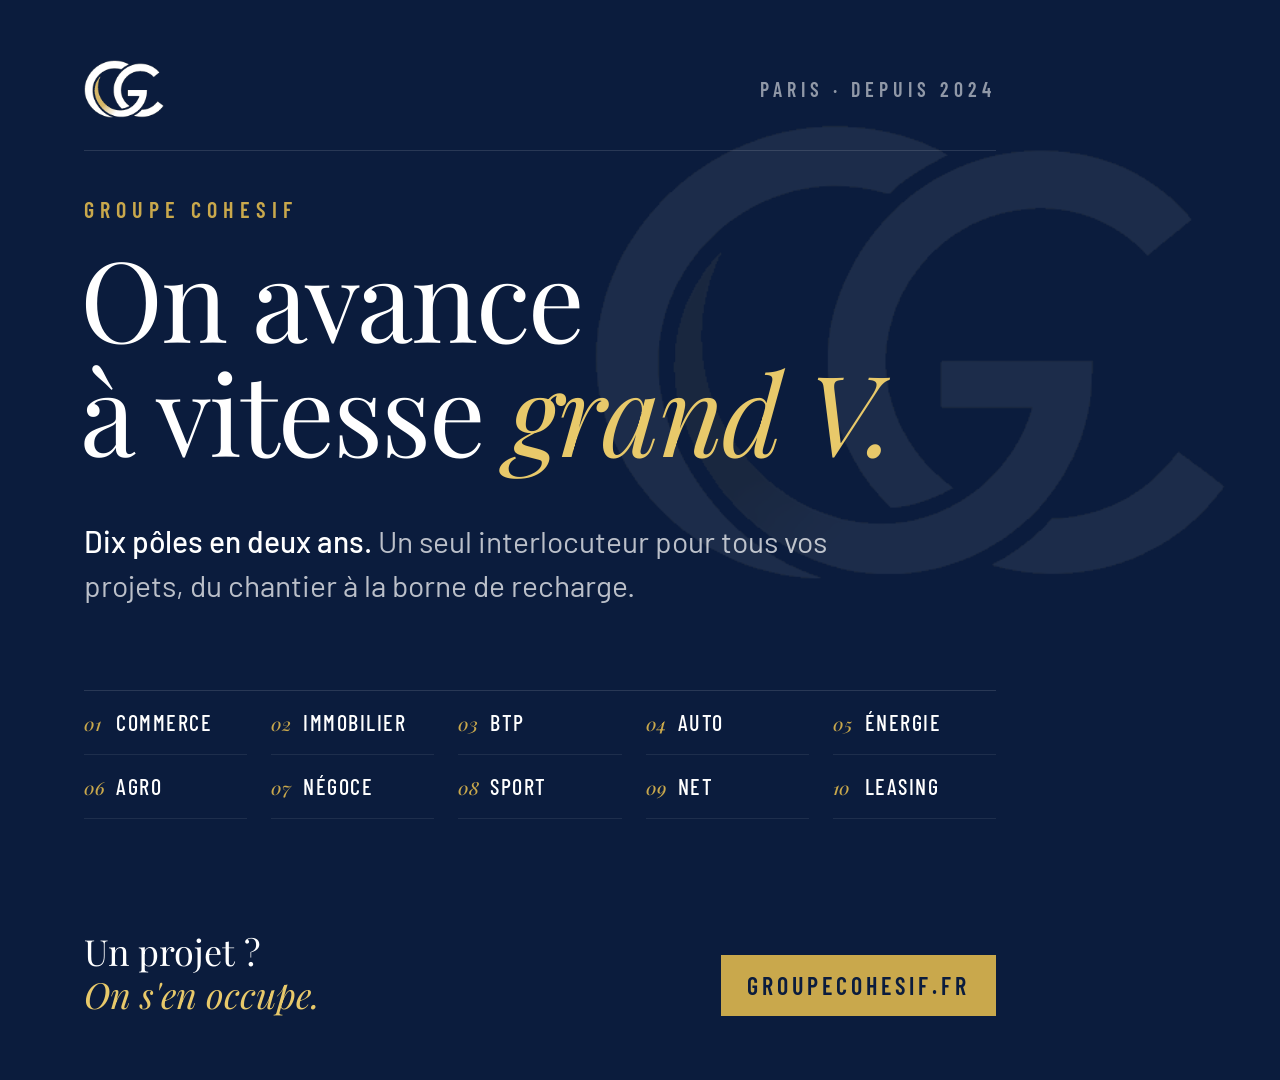
<file: social_media/posts/vitesse-grand-v-facebook.html>
<!doctype html>
<html><head><meta charset="utf-8">
<link href="https://fonts.googleapis.com/css2?family=Playfair+Display:ital,wght@0,400;0,500;1,400&family=Barlow:wght@400;500&family=Barlow+Condensed:wght@500;600&display=swap" rel="stylesheet">
<style>
*{margin:0;padding:0;box-sizing:border-box}
html,body{width:1080px;height:1080px;background:#0b1c3d}
body{position:relative;overflow:hidden;color:#fff;font-family:'Barlow',sans-serif}
.mark{position:absolute;right:-150px;top:120px;width:640px;opacity:.07}
.top{position:absolute;left:84px;right:84px;top:60px;display:flex;justify-content:space-between;align-items:center;
  font-family:'Barlow Condensed';font-weight:600;font-size:20px;letter-spacing:5px;text-transform:uppercase;color:rgba(255,255,255,.55)}
.top img{height:58px}
.rule{position:absolute;left:84px;right:84px;top:150px;height:1px;background:rgba(255,255,255,.12)}
.kicker{position:absolute;left:84px;top:196px;font-family:'Barlow Condensed';font-weight:600;font-size:22px;letter-spacing:6px;text-transform:uppercase;color:#c9a84c}
h1{position:absolute;left:80px;top:240px;width:940px;font-family:'Playfair Display',serif;font-weight:400;font-size:112px;line-height:1.02;letter-spacing:-2px}
h1 em{font-style:italic;color:#e8c96a}
.lead{position:absolute;left:84px;top:520px;width:840px;font-size:30px;line-height:1.45;color:rgba(255,255,255,.72)}
.lead b{color:#fff;font-weight:500}
.poles{position:absolute;left:84px;right:84px;top:690px;display:grid;grid-template-columns:repeat(5,1fr);column-gap:24px;border-top:1px solid rgba(255,255,255,.12)}
.poles div{display:flex;gap:10px;align-items:baseline;padding:18px 0;border-bottom:1px solid rgba(255,255,255,.08);
  font-family:'Barlow Condensed';font-weight:500;font-size:22px;letter-spacing:1.5px;text-transform:uppercase}
.poles span{font-family:'Playfair Display';font-style:italic;font-size:18px;color:#c9a84c;letter-spacing:0;width:22px}
.foot{position:absolute;left:84px;right:84px;bottom:64px;display:flex;justify-content:space-between;align-items:flex-end}
.cta{font-family:'Playfair Display',serif;font-size:36px;line-height:1.2}
.cta i{color:#e8c96a}
.url{font-family:'Barlow Condensed';font-weight:600;font-size:24px;letter-spacing:4px;text-transform:uppercase;color:#0b1c3d;background:#c9a84c;padding:16px 26px}
</style></head>
<body>
<img class="mark" src="../../img/gc-mark-light.png">
<div class="top"><img src="../../img/gc-mark-light.png"><div>Paris · Depuis 2024</div></div>
<div class="rule"></div>
<div class="kicker">Groupe Cohesif</div>
<h1>On avance<br>à vitesse <em>grand V.</em></h1>
<p class="lead"><b>Dix pôles en deux ans.</b> Un seul interlocuteur pour tous vos projets, du chantier à la borne de recharge.</p>
<div class="poles"><div><span>01</span>Commerce</div><div><span>02</span>Immobilier</div><div><span>03</span>BTP</div><div><span>04</span>Auto</div><div><span>05</span>Énergie</div><div><span>06</span>Agro</div><div><span>07</span>Négoce</div><div><span>08</span>Sport</div><div><span>09</span>Net</div><div><span>10</span>Leasing</div></div>
<div class="foot">
  <div class="cta">Un projet&nbsp;?<br><i>On s'en occupe.</i></div>
  <div class="url">groupecohesif.fr</div>
</div>
</body></html>
</file>
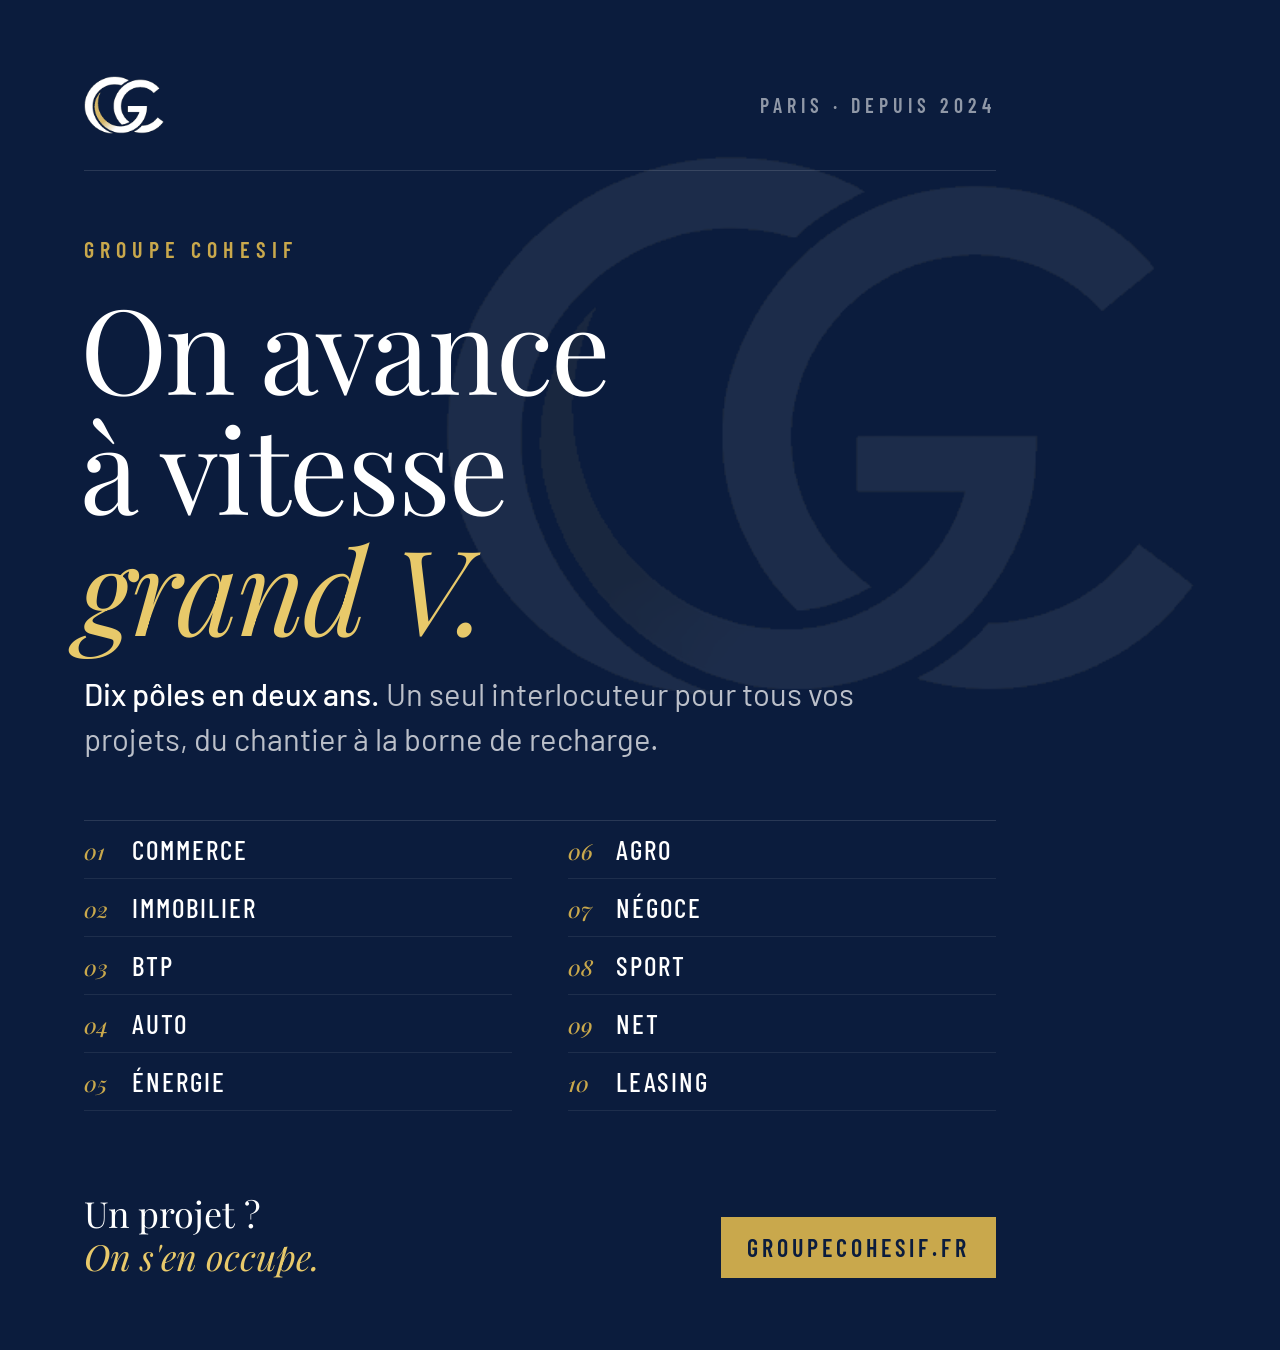
<file: social_media/posts/vitesse-grand-v.html>
<!doctype html>
<html><head><meta charset="utf-8">
<link href="https://fonts.googleapis.com/css2?family=Playfair+Display:ital,wght@0,400;0,500;1,400&family=Barlow:wght@400;500&family=Barlow+Condensed:wght@500;600&display=swap" rel="stylesheet">
<style>
*{margin:0;padding:0;box-sizing:border-box}
html,body{width:1080px;height:1350px;background:#0b1c3d}
body{position:relative;overflow:hidden;color:#fff;font-family:'Barlow',sans-serif}
.mark{position:absolute;right:-120px;top:150px;width:760px;opacity:.07}
.top{position:absolute;left:84px;right:84px;top:76px;display:flex;justify-content:space-between;align-items:center;
  font-family:'Barlow Condensed';font-weight:600;font-size:20px;letter-spacing:5px;text-transform:uppercase;color:rgba(255,255,255,.55)}
.top img{height:58px}
.rule{position:absolute;left:84px;right:84px;top:170px;height:1px;background:rgba(255,255,255,.12)}
.kicker{position:absolute;left:84px;top:236px;font-family:'Barlow Condensed';font-weight:600;font-size:22px;letter-spacing:6px;text-transform:uppercase;color:#c9a84c}
h1{position:absolute;left:80px;top:286px;width:900px;font-family:'Playfair Display',serif;font-weight:400;font-size:118px;line-height:1.02;letter-spacing:-2px}
h1 em{font-style:italic;color:#e8c96a}
.lead{position:absolute;left:84px;top:672px;width:780px;font-size:31px;line-height:1.45;color:rgba(255,255,255,.72)}
.lead b{color:#fff;font-weight:500}
.poles{position:absolute;left:84px;right:84px;top:820px;display:grid;grid-template-columns:1fr 1fr;column-gap:56px;border-top:1px solid rgba(255,255,255,.12)}
.poles div{display:flex;gap:18px;align-items:baseline;padding:12px 0;border-bottom:1px solid rgba(255,255,255,.08);
  font-family:'Barlow Condensed';font-weight:500;font-size:27px;letter-spacing:2px;text-transform:uppercase}
.poles span{font-family:'Playfair Display';font-style:italic;font-size:22px;color:#c9a84c;letter-spacing:0;width:30px}
.foot{position:absolute;left:84px;right:84px;bottom:72px;display:flex;justify-content:space-between;align-items:flex-end}
.cta{font-family:'Playfair Display',serif;font-size:36px;line-height:1.2}
.cta i{color:#e8c96a}
.url{font-family:'Barlow Condensed';font-weight:600;font-size:24px;letter-spacing:4px;text-transform:uppercase;color:#0b1c3d;background:#c9a84c;padding:16px 26px}
</style></head>
<body>
<img class="mark" src="../../img/gc-mark-light.png">
<div class="top"><img src="../../img/gc-mark-light.png"><div>Paris · Depuis 2024</div></div>
<div class="rule"></div>
<div class="kicker">Groupe Cohesif</div>
<h1>On avance<br>à vitesse<br><em>grand V.</em></h1>
<p class="lead"><b>Dix pôles en deux ans.</b> Un seul interlocuteur pour tous vos projets, du chantier à la borne de recharge.</p>
<div class="poles">
  <div><span>01</span>Commerce</div><div><span>06</span>Agro</div>
  <div><span>02</span>Immobilier</div><div><span>07</span>Négoce</div>
  <div><span>03</span>BTP</div><div><span>08</span>Sport</div>
  <div><span>04</span>Auto</div><div><span>09</span>Net</div>
  <div><span>05</span>Énergie</div><div><span>10</span>Leasing</div>
</div>
<div class="foot">
  <div class="cta">Un projet&nbsp;?<br><i>On s'en occupe.</i></div>
  <div class="url">groupecohesif.fr</div>
</div>
</body></html>
</file>
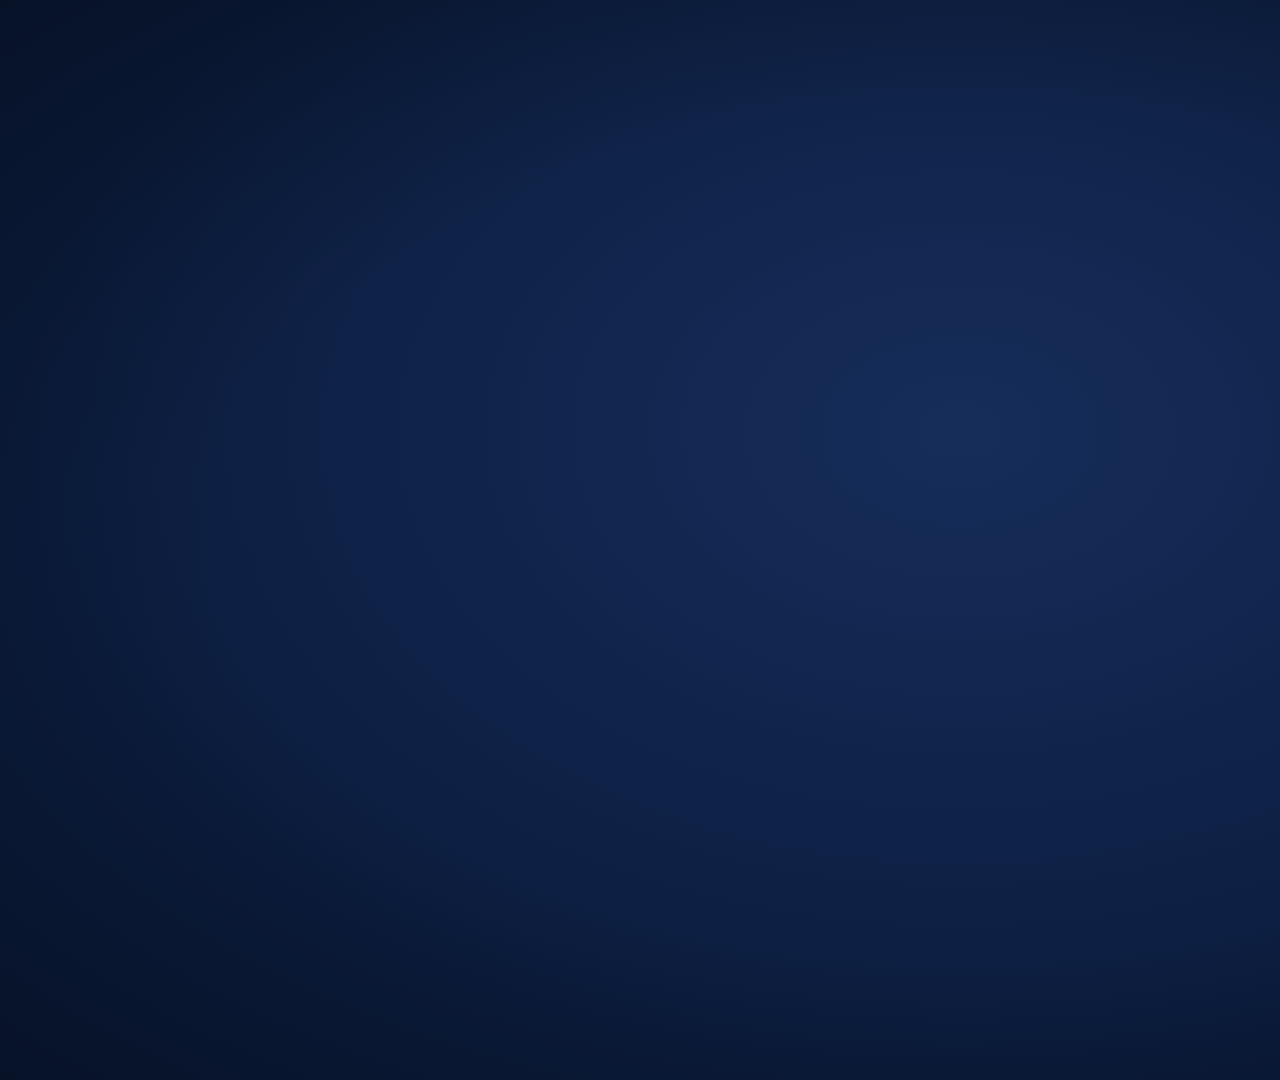
<file: videos/film-groupe/film.html>
<!doctype html>
<html lang="fr">
<head>
<meta charset="utf-8">
<title>Groupe Cohesif — Film de présentation</title>
<link rel="stylesheet" href="assets/fonts.css">
<style>
  :root{
    --navy:#0b1c3d; --navy2:#162d5a; --navy3:#1e3f7a;
    --gold:#c9a84c; --gold2:#e8c96a; --paper:#f2f0ec; --off:#f8f7f5;
    --slate:#8a97aa; --ink:#1a2535;
  }
  *{margin:0;padding:0;box-sizing:border-box}
  html,body{width:1920px;height:1080px;overflow:hidden;background:var(--navy)}
  body{font-family:'Barlow',sans-serif;color:#fff;-webkit-font-smoothing:antialiased}
  #stage{position:relative;width:1920px;height:1080px;overflow:hidden;background:var(--navy)}
  .scene{position:absolute;inset:0;overflow:hidden;visibility:hidden}
  .abs{position:absolute}
  .serif{font-family:'Playfair Display',serif}
  .cond{font-family:'Barlow Condensed',sans-serif;text-transform:uppercase;letter-spacing:.32em}
  .gold{color:var(--gold)}
  .center{left:0;right:0;text-align:center}

  /* grain + vignette shared overlay */
  #vignette{position:absolute;inset:0;pointer-events:none;z-index:50;
    background:radial-gradient(ellipse at center,rgba(0,0,0,0) 55%,rgba(0,0,0,.35) 100%)}

  /* ---------- intro ---------- */
  #s-intro{background:radial-gradient(ellipse at 50% 40%,var(--navy2) 0%,var(--navy) 70%)}
  #s-intro .kicker{top:300px;font-size:26px;color:var(--gold)}
  #s-intro .line{top:360px;left:50%;height:2px;background:var(--gold);transform:translateX(-50%)}
  #s-intro .words{top:410px;display:flex;justify-content:center;gap:48px;font-size:150px;font-weight:500;line-height:1.1}
  #s-intro .words span{display:inline-block}
  #s-intro .words .g{font-style:italic;color:var(--gold)}

  /* ---------- logo reveal ---------- */
  #s-logo{background:radial-gradient(ellipse at 50% 42%,var(--navy3) 0%,var(--navy2) 30%,var(--navy) 72%)}
  #s-logo .halo,#s-outro .halo{left:50%;top:430px;width:1100px;height:1100px;margin:-550px 0 0 -550px;border-radius:50%;
    background:radial-gradient(circle,rgba(201,168,76,.16) 0%,rgba(201,168,76,0) 60%)}
  #s-logo img{left:50%;top:200px;width:700px;transform:translateX(-50%);filter:drop-shadow(0 20px 50px rgba(0,0,0,.45))}
  #s-logo .tag{top:760px;font-size:34px;color:#e7ebf2;letter-spacing:.38em}
  #s-logo .tag b{color:var(--gold);font-weight:600}

  /* ---------- counter ---------- */
  #s-count{background:linear-gradient(120deg,var(--navy) 0%,var(--navy2) 100%)}
  #s-count .num{left:170px;top:150px;font-family:'Playfair Display',serif;font-size:540px;line-height:1;font-weight:700;color:var(--gold)}
  #s-count .lab{left:860px;top:330px;width:900px}
  #s-count .lab h2{font-family:'Playfair Display',serif;font-weight:500;font-size:92px;line-height:1.05}
  #s-count .lab p{margin-top:36px;font-size:27px;color:var(--slate);letter-spacing:.24em;line-height:1.7}

  /* ---------- poles ---------- */
  .pole{background:var(--navy)}
  .pole .photo{position:absolute;inset:-4%;background-size:cover;background-position:center}
  .pole .shade{position:absolute;inset:0;
    background:linear-gradient(90deg,rgba(11,28,61,.96) 0%,rgba(11,28,61,.86) 34%,rgba(11,28,61,.25) 68%,rgba(11,28,61,.05) 100%)}
  .pole .shade2{position:absolute;inset:0;background:linear-gradient(0deg,rgba(11,28,61,.7) 0%,rgba(11,28,61,0) 30%)}
  .pole .shade3{position:absolute;inset:0;background:radial-gradient(ellipse 1000px 520px at 100% 100%,rgba(11,28,61,.85) 0%,rgba(11,28,61,.5) 45%,rgba(11,28,61,0) 75%),radial-gradient(ellipse 700px 260px at 100% 0%,rgba(11,28,61,.6) 0%,rgba(11,28,61,0) 80%)}
  .pole .bignum{right:-40px;top:-120px;font-family:'Playfair Display',serif;font-weight:700;font-size:760px;line-height:1;
    color:transparent;-webkit-text-stroke:2px rgba(201,168,76,.18)}
  .pole .idx{left:150px;top:300px;font-size:26px;color:var(--gold)}
  .pole .idx i{display:inline-block;width:70px;height:2px;background:var(--gold);vertical-align:middle;margin:0 22px 4px}
  .pole .sector{left:150px;top:360px;font-size:24px;color:#cfd6e2;letter-spacing:.34em}
  .pole .name{left:146px;top:410px;font-family:'Playfair Display',serif;font-weight:500;font-size:112px;line-height:1.05;white-space:nowrap}
  .pole .name em{font-style:italic;color:var(--gold)}
  .pole .desc{left:150px;top:590px;width:760px;font-size:34px;line-height:1.45;color:#e7ebf2}
  .pole .url{left:150px;top:760px;font-size:22px;color:var(--gold);letter-spacing:.3em}
  .pole .card{right:120px;bottom:120px;width:520px;height:150px;display:flex;align-items:center;justify-content:flex-end}
  .pole .card img{max-width:100%;max-height:100%;object-fit:contain;filter:drop-shadow(0 6px 22px rgba(0,0,0,.65)) drop-shadow(0 0 2px rgba(0,0,0,.4))}
  .pole.nophoto{background:radial-gradient(ellipse at 75% 50%,var(--navy3) 0%,var(--navy2) 35%,var(--navy) 80%)}
  .pole.nophoto .card{right:150px;bottom:auto;top:290px;width:560px;height:440px;justify-content:center}
  .pole.nophoto .card::before{content:'';position:absolute;left:50%;top:50%;width:900px;height:900px;margin:-450px 0 0 -450px;border-radius:50%;
    background:radial-gradient(circle,rgba(201,168,76,.14) 0%,rgba(201,168,76,0) 58%);z-index:-1}
  .pole.nophoto .card img{filter:drop-shadow(0 18px 40px rgba(0,0,0,.5))}
  .pole .wipe{position:absolute;top:0;bottom:0;width:14px;background:var(--gold);z-index:5}

  /* progress ticks */
  #ticks{position:absolute;left:150px;bottom:70px;display:flex;gap:10px;z-index:40;visibility:hidden}
  #ticks div{width:46px;height:3px;background:rgba(255,255,255,.22)}
  #ticks div.on{background:var(--gold)}
  #ticks div.done{background:rgba(201,168,76,.5)}
  #brand{position:absolute;right:120px;top:70px;z-index:40;font-size:20px;color:rgba(255,255,255,.7);visibility:hidden}
  #brand b{color:var(--gold);font-weight:600}

  /* ---------- quote ---------- */
  #s-quote{background:radial-gradient(ellipse at 30% 50%,var(--navy2) 0%,var(--navy) 75%)}
  #s-quote .mark{left:200px;top:120px;font-family:'Playfair Display',serif;font-size:360px;line-height:1;color:var(--gold)}
  #s-quote .txt{left:200px;top:330px;width:1500px;font-family:'Playfair Display',serif;font-style:italic;font-weight:500;font-size:88px;line-height:1.2}
  #s-quote .txt em{color:var(--gold)}
  #s-quote .who{left:200px;top:720px;display:flex;align-items:center;gap:30px}
  #s-quote .who img{width:120px;height:120px;border-radius:50%;object-fit:cover;border:3px solid var(--gold)}
  #s-quote .who .n{font-family:'Playfair Display',serif;font-size:40px}
  #s-quote .who .r{font-size:22px;color:var(--gold);margin-top:8px}

  /* ---------- values ---------- */
  #s-values{background:var(--navy)}
  #s-values .col{top:330px;width:560px;text-align:center}
  #s-values .col .n{font-size:26px;color:var(--gold)}
  #s-values .col .w{font-family:'Playfair Display',serif;font-size:104px;margin-top:22px}
  #s-values .col .d{font-size:27px;color:var(--slate);margin-top:26px;line-height:1.5;padding:0 30px}
  #s-values .sep{top:360px;width:1px;height:330px;background:rgba(201,168,76,.4)}

  /* ---------- outro ---------- */
  #s-outro{background:radial-gradient(ellipse at 50% 38%,var(--navy3) 0%,var(--navy2) 30%,var(--navy) 72%)}
  #s-outro img{left:50%;top:160px;width:600px;transform:translateX(-50%);filter:drop-shadow(0 20px 50px rgba(0,0,0,.45))}
  #s-outro .motto{top:650px;font-family:'Playfair Display',serif;font-size:64px;color:#fff}
  #s-outro .motto em{color:var(--gold)}
  #s-outro .line{top:760px;left:50%;height:2px;background:var(--gold);transform:translateX(-50%)}
  #s-outro .site{top:800px;font-size:30px;color:#fff;letter-spacing:.4em}
  #s-outro .loc{top:860px;font-size:22px;color:var(--slate);letter-spacing:.34em}
</style>
</head>
<body>
<div id="stage">

  <!-- 1. Intro -->
  <section class="scene" id="s-intro">
    <div class="abs center cond kicker">Paris · France · Depuis 2024</div>
    <div class="abs line"></div>
    <div class="abs center words serif">
      <span>Bâtir.</span><span>Connecter.</span><span class="g">Croître.</span>
    </div>
  </section>

  <!-- 2. Logo -->
  <section class="scene" id="s-logo">
    <div class="abs halo"></div>
    <img class="abs" src="assets/logos-clairs/groupe.png" alt="">
    <div class="abs center cond tag">Dix pôles d'expertise <b>·</b> Une seule vision</div>
  </section>

  <!-- 3. Counter -->
  <section class="scene" id="s-count">
    <div class="abs num">10</div>
    <div class="abs lab">
      <h2>pôles d'expertise complémentaires.</h2>
      <p class="cond">Commerce · Immobilier · BTP · Automobile · Énergie<br>Agro · Négoce · Sport · Propreté · Financement</p>
    </div>
  </section>

  <!-- 4. Poles (generated) -->
  <div id="poles"></div>

  <!-- 5. Quote -->
  <section class="scene" id="s-quote">
    <div class="abs mark">“</div>
    <div class="abs txt">Nous bâtissons un groupe<br>qui <em>respire comme un seul.</em></div>
    <div class="abs who">
      <img src="assets/img/thomas-hoenig.jpg" alt="">
      <div><div class="n">Thomas Hoenig</div><div class="r cond">Président &amp; Fondateur</div></div>
    </div>
  </section>

  <!-- 6. Values -->
  <section class="scene" id="s-values">
    <div class="abs col" style="left:100px"><div class="n cond">01</div><div class="w">Cohésion</div><div class="d">Dix pôles alignés sur des objectifs communs.</div></div>
    <div class="abs sep" style="left:680px"></div>
    <div class="abs col" style="left:680px"><div class="n cond">02</div><div class="w">Exigence</div><div class="d">Une rigueur opérationnelle, du terrain à la direction.</div></div>
    <div class="abs sep" style="left:1240px"></div>
    <div class="abs col" style="left:1260px"><div class="n cond">03</div><div class="w">Durée</div><div class="d">Nous construisons pour durer, pas pour impressionner.</div></div>
  </section>

  <!-- 7. Outro -->
  <section class="scene" id="s-outro">
    <div class="abs halo"></div>
    <img class="abs" src="assets/logos-clairs/groupe.png" alt="">
    <div class="abs center motto">Bâtir. Connecter. <em>Croître.</em></div>
    <div class="abs line"></div>
    <div class="abs center cond site">groupecohesif.fr</div>
    <div class="abs center cond loc">Paris · Île-de-France</div>
  </section>

  <div id="ticks"></div>
  <div id="brand" class="cond">Groupe <b>Cohesif</b></div>
  <div id="vignette"></div>
</div>

<script>
/* ---------- data ---------- */
const POLES = [
  {k:'commerce', name:'Cohesif <em>Commerce</em>', sector:'Commerce · Distribution', desc:'Négoce, distribution et e-commerce, pour les professionnels comme pour les particuliers.', url:'cohesifcommerce.fr'},
  {k:'access',   name:'Cohesif <em>Access</em>',   sector:'Immobilier · Apport d’affaires', desc:'Un réseau privé d’apporteurs d’affaires. L’accès au marché réel de l’immobilier.', url:'cohesifaccess.fr'},
  {k:'btp',      name:'Cohesif <em>BTP</em>',      sector:'Construction · Travaux', photo:'btp', desc:'Du gros œuvre à la rénovation intérieure. Construire, piloter, livrer.', url:'cohesifbtp.fr'},
  {k:'auto',     name:'Cohesif <em>Auto</em>',     sector:'Automobile · Mobilité', photo:'auto', pos:'50% 60%', desc:'Vente, import, flottes professionnelles et véhicules d’exception.', url:'cohesifauto.fr'},
  {k:'energy',   name:'Cohesif <em>Energy</em>',   sector:'Énergie · Transition', photo:'energy', pos:'50% 18%', desc:'Bornes de recharge, solaire, pompes à chaleur et audits énergétiques.', url:'cohesifenergy.fr'},
  {k:'agro',     name:'Cohesif <em>Agro</em>',     sector:'Agroalimentaire · Sourcing', photo:'agro', desc:'Équipements industriels et packaging alimentaire, en sourcing international.', url:'cohesifagro.fr'},
  {k:'negoce',   name:'Cohesif <em>Négoce</em>',   sector:'Négoce · Matériaux', desc:'La matière première des professionnels : bois, métaux, isolants. Réponse sous 24 h.', url:'cohesifnegoce.fr'},
  {k:'sport',    name:'Cohesif <em>Sport</em>',    sector:'Sport · Football', desc:'La gestion complète de clubs de football, partout en France.', url:'cohesifsport.fr'},
  {k:'net',      name:'Cohesif <em>Net</em>',      sector:'Propreté · Entretien', photo:'net', pos:'50% 40%', desc:'Nettoyage professionnel premium, en Île-de-France et en Lorraine.', url:'cohesifnet.fr'},
  {k:'leasing',  name:'Cohesif <em>Leasing</em>',  sector:'Financement · Équipements', photo:'leasing', pos:'50% 35%', desc:'Vos équipements financés en leasing, loyers intégralement déductibles.', url:'cohesifleasing.fr'},
];

/* ---------- timeline (seconds) ---------- */
const T = {
  intro:[0,7.2], logo:[6.8,12.2], count:[11.8,16.4],
  poleStart:16.0, poleDur:3.5, poleOverlap:0.55,
  quote:null, values:null, outro:null, end:null
};
T.polesEnd = T.poleStart + POLES.length*T.poleDur;
T.quote  = [T.polesEnd-0.3, T.polesEnd+5.2];
T.values = [T.quote[1]-0.4, T.quote[1]+4.0];
T.outro  = [T.values[1]-0.4, T.values[1]+6.0];
T.end = T.outro[1];
window.DURATION = T.end;

/* ---------- build poles ---------- */
const polesEl = document.getElementById('poles');
POLES.forEach((p,i)=>{
  const n = String(i+1).padStart(2,'0');
  const s = document.createElement('section');
  s.className = 'scene pole' + (p.photo?'':' nophoto');
  s.id = 'p-'+p.k;
  s.innerHTML = `
    ${p.photo?`<div class="photo" style="background-image:url(assets/img/${p.photo}.jpg);background-position:${p.pos||'center'}"></div><div class="shade"></div><div class="shade2"></div><div class="shade3"></div>`:`<div class="abs bignum">${n}</div>`}
    <div class="abs cond idx">${n}<i></i>10</div>
    <div class="abs cond sector">${p.sector}</div>
    <div class="abs name">${p.name}</div>
    <div class="abs desc">${p.desc}</div>
    <div class="abs cond url">${p.url}</div>
    <div class="abs card"><img src="assets/logos-clairs/${p.k}.png" alt=""></div>
    <div class="wipe"></div>`;
  polesEl.appendChild(s);
});
const ticks = document.getElementById('ticks');
POLES.forEach(()=>ticks.appendChild(document.createElement('div')));

/* ---------- helpers ---------- */
const $ = (q,r=document)=>r.querySelector(q);
const clamp=(v,a=0,b=1)=>Math.min(b,Math.max(a,v));
const lerp=(a,b,p)=>a+(b-a)*p;
const E = {
  out3:p=>1-Math.pow(1-p,3),
  out5:p=>1-Math.pow(1-p,5),
  inOut3:p=>p<.5?4*p*p*p:1-Math.pow(-2*p+2,3)/2,
  in3:p=>p*p*p,
};
function prog(t,t0,dur,ease=E.out3){return ease(clamp((t-t0)/dur));}
// fade-up entrance + optional exit
function rise(el,t,t0,dur=0.8,dist=40,exit=null){
  let p=prog(t,t0,dur,E.out5), o=p, y=lerp(dist,0,p);
  if(exit){const q=prog(t,exit[0],exit[1],E.in3); o*=1-q; y-=q*dist*0.6;}
  el.style.opacity=o; el.style.transform=`translateY(${y}px)`;
}
function show(el,t,[a,b]){el.style.visibility=(t>=a&&t<b)?'visible':'hidden'; return t>=a&&t<b;}

/* ---------- seek: pure function of time ---------- */
window.seek = function(t){
  /* intro */
  const si=$('#s-intro');
  if(show(si,t,T.intro)){
    const ex=[5.9,0.7];
    rise($('.kicker',si),t,0.5,0.9,20,ex);
    const ln=$('.line',si); ln.style.width=lerp(0,420,prog(t,0.2,1.2,E.inOut3))*(1-prog(t,ex[0],ex[1],E.in3))+'px';
    [...si.querySelectorAll('.words span')].forEach((w,i)=>{
      const p=prog(t,1.5+i*0.75,1.0,E.out5), q=prog(t,ex[0]+i*0.08,ex[1],E.in3);
      w.style.opacity=p*(1-q);
      w.style.transform=`translateY(${lerp(70,0,p)-q*30}px)`;
      w.style.filter=`blur(${lerp(14,0,p)}px)`;
    });
  }
  /* logo reveal (paper wipe up) */
  const sl=$('#s-logo');
  if(show(sl,t,T.logo)){
    const p=prog(t,T.logo[0],0.8,E.inOut3);
    const out=prog(t,T.logo[1]-0.6,0.6,E.inOut3);
    sl.style.clipPath=`inset(${lerp(100,0,p)}% 0 ${out*100}% 0)`;
    const img=$('img',sl), pi=prog(t,T.logo[0]+0.4,1.6,E.out3);
    img.style.opacity=pi; img.style.transform=`translateX(-50%) scale(${lerp(0.9,1,pi)+ (t-T.logo[0])*0.006})`;
    rise($('.tag',sl),t,T.logo[0]+1.4,1.0,24);
  }
  /* counter */
  const sc=$('#s-count');
  if(show(sc,t,T.count)){
    const p=prog(t,T.count[0]+0.3,1.8,E.out3);
    $('.num',sc).textContent=Math.round(lerp(0,10,p));
    $('.num',sc).style.opacity=prog(t,T.count[0]+0.3,0.5);
    rise($('.lab h2',sc),t,T.count[0]+0.7,0.9,36);
    rise($('.lab p',sc),t,T.count[0]+1.3,0.9,24);
  }
  /* poles */
  let active=-1;
  POLES.forEach((pl,i)=>{
    const s=document.getElementById('p-'+pl.k);
    const a=T.poleStart+i*T.poleDur, b=a+T.poleDur+T.poleOverlap;
    s.style.zIndex=10+i;
    if(!show(s,t,[a,b])) return;
    if(t>=a+0.3) active=i;
    // horizontal wipe in from the right, gold bar leading
    const w=prog(t,a,0.75,E.inOut3);
    s.style.clipPath=`inset(0 0 0 ${lerp(100,0,w)}%)`;
    const bar=$('.wipe',s); bar.style.left=`calc(${lerp(100,0,w)}% - 7px)`; bar.style.opacity=w<1?1:0;
    const lt=t-a;
    const ph=$('.photo',s);
    if(ph){ ph.style.transform=`scale(${1.14-0.1*clamp(lt/(T.poleDur+0.6))}) translateX(${lerp(-20,20,clamp(lt/4))}px)`; }
    const bn=$('.bignum',s); if(bn){bn.style.transform=`translateX(${lerp(80,0,prog(t,a,2.5,E.out3))}px)`; bn.style.opacity=prog(t,a+0.2,1);}
    rise($('.idx',s),t,a+0.35,0.7,20);
    rise($('.sector',s),t,a+0.45,0.7,20);
    rise($('.name',s),t,a+0.55,0.9,50);
    rise($('.desc',s),t,a+0.8,0.9,30);
    rise($('.url',s),t,a+1.0,0.8,20);
    const c=$('.card',s), pc=prog(t,a+0.7,0.9,E.out5);
    c.style.opacity=pc; c.style.transform=`translateY(${lerp(60,0,pc)}px)`;
  });
  const inPoles=t>=T.poleStart+0.3&&t<T.polesEnd;
  ticks.style.visibility=inPoles?'visible':'hidden';
  $('#brand').style.visibility=inPoles?'visible':'hidden';
  [...ticks.children].forEach((d,i)=>d.className=i===active?'on':(i<active?'done':''));
  /* quote */
  const sq=$('#s-quote');
  if(show(sq,t,T.quote)){
    sq.style.zIndex=30;
    const a=T.quote[0];
    sq.style.opacity=prog(t,a,0.6);
    rise($('.mark',sq),t,a+0.2,1.0,-40);
    rise($('.txt',sq),t,a+0.5,1.2,50);
    rise($('.who',sq),t,a+1.4,1.0,30);
  }
  /* values */
  const sv=$('#s-values');
  if(show(sv,t,T.values)){
    sv.style.zIndex=31;
    const a=T.values[0];
    sv.style.opacity=prog(t,a,0.5);
    [...sv.querySelectorAll('.col')].forEach((c,i)=>rise(c,t,a+0.3+i*0.35,0.9,50));
    [...sv.querySelectorAll('.sep')].forEach((c,i)=>{c.style.transform=`scaleY(${prog(t,a+0.5+i*0.3,0.8,E.inOut3)})`;});
  }
  /* outro */
  const so=$('#s-outro');
  if(show(so,t,T.outro)){
    so.style.zIndex=32;
    const a=T.outro[0];
    const p=prog(t,a,0.9,E.inOut3);
    so.style.clipPath=`circle(${lerp(0,120,p)}% at 50% 50%)`;
    const img=$('img',so), pi=prog(t,a+0.4,1.4,E.out3);
    img.style.opacity=pi; img.style.transform=`translateX(-50%) scale(${lerp(0.92,1,pi)})`;
    rise($('.motto',so),t,a+1.1,1.0,30);
    $('.line',so).style.width=lerp(0,300,prog(t,a+1.6,1.0,E.inOut3))+'px';
    rise($('.site',so),t,a+1.9,0.9,20);
    rise($('.loc',so),t,a+2.2,0.9,20);
    // final fade to black
    so.style.filter=`brightness(${1-prog(t,T.end-0.8,0.8,E.in3)})`;
  }
};
window.seek(0);
</script>
</body>
</html>
</file>
<file: videos/film-groupe/assets/fonts.css>
@font-face {
  font-family: 'Barlow';
  font-style: normal;
  font-weight: 400;
  font-display: swap;
  src: url(fonts/Barlow-400.woff2) format('woff2');
  unicode-range: U+0000-00FF, U+0131, U+0152-0153, U+02BB-02BC, U+02C6, U+02DA, U+02DC, U+0304, U+0308, U+0329, U+2000-206F, U+20AC, U+2122, U+2191, U+2193, U+2212, U+2215, U+FEFF, U+FFFD;
}
@font-face {
  font-family: 'Barlow';
  font-style: normal;
  font-weight: 500;
  font-display: swap;
  src: url(fonts/Barlow-500.woff2) format('woff2');
  unicode-range: U+0000-00FF, U+0131, U+0152-0153, U+02BB-02BC, U+02C6, U+02DA, U+02DC, U+0304, U+0308, U+0329, U+2000-206F, U+20AC, U+2122, U+2191, U+2193, U+2212, U+2215, U+FEFF, U+FFFD;
}
@font-face {
  font-family: 'Barlow Condensed';
  font-style: normal;
  font-weight: 400;
  font-display: swap;
  src: url(fonts/BarlowCondensed-400.woff2) format('woff2');
  unicode-range: U+0000-00FF, U+0131, U+0152-0153, U+02BB-02BC, U+02C6, U+02DA, U+02DC, U+0304, U+0308, U+0329, U+2000-206F, U+20AC, U+2122, U+2191, U+2193, U+2212, U+2215, U+FEFF, U+FFFD;
}
@font-face {
  font-family: 'Barlow Condensed';
  font-style: normal;
  font-weight: 500;
  font-display: swap;
  src: url(fonts/BarlowCondensed-500.woff2) format('woff2');
  unicode-range: U+0000-00FF, U+0131, U+0152-0153, U+02BB-02BC, U+02C6, U+02DA, U+02DC, U+0304, U+0308, U+0329, U+2000-206F, U+20AC, U+2122, U+2191, U+2193, U+2212, U+2215, U+FEFF, U+FFFD;
}
@font-face {
  font-family: 'Barlow Condensed';
  font-style: normal;
  font-weight: 600;
  font-display: swap;
  src: url(fonts/BarlowCondensed-600.woff2) format('woff2');
  unicode-range: U+0000-00FF, U+0131, U+0152-0153, U+02BB-02BC, U+02C6, U+02DA, U+02DC, U+0304, U+0308, U+0329, U+2000-206F, U+20AC, U+2122, U+2191, U+2193, U+2212, U+2215, U+FEFF, U+FFFD;
}
@font-face {
  font-family: 'Playfair Display';
  font-style: italic;
  font-weight: 500;
  font-display: swap;
  src: url(fonts/PlayfairDisplay-500i.woff2) format('woff2');
  unicode-range: U+0000-00FF, U+0131, U+0152-0153, U+02BB-02BC, U+02C6, U+02DA, U+02DC, U+0304, U+0308, U+0329, U+2000-206F, U+20AC, U+2122, U+2191, U+2193, U+2212, U+2215, U+FEFF, U+FFFD;
}
@font-face {
  font-family: 'Playfair Display';
  font-style: normal;
  font-weight: 500;
  font-display: swap;
  src: url(fonts/PlayfairDisplay-500.woff2) format('woff2');
  unicode-range: U+0000-00FF, U+0131, U+0152-0153, U+02BB-02BC, U+02C6, U+02DA, U+02DC, U+0304, U+0308, U+0329, U+2000-206F, U+20AC, U+2122, U+2191, U+2193, U+2212, U+2215, U+FEFF, U+FFFD;
}
@font-face {
  font-family: 'Playfair Display';
  font-style: normal;
  font-weight: 700;
  font-display: swap;
  src: url(fonts/PlayfairDisplay-700.woff2) format('woff2');
  unicode-range: U+0000-00FF, U+0131, U+0152-0153, U+02BB-02BC, U+02C6, U+02DA, U+02DC, U+0304, U+0308, U+0329, U+2000-206F, U+20AC, U+2122, U+2191, U+2193, U+2212, U+2215, U+FEFF, U+FFFD;
}
</file>
